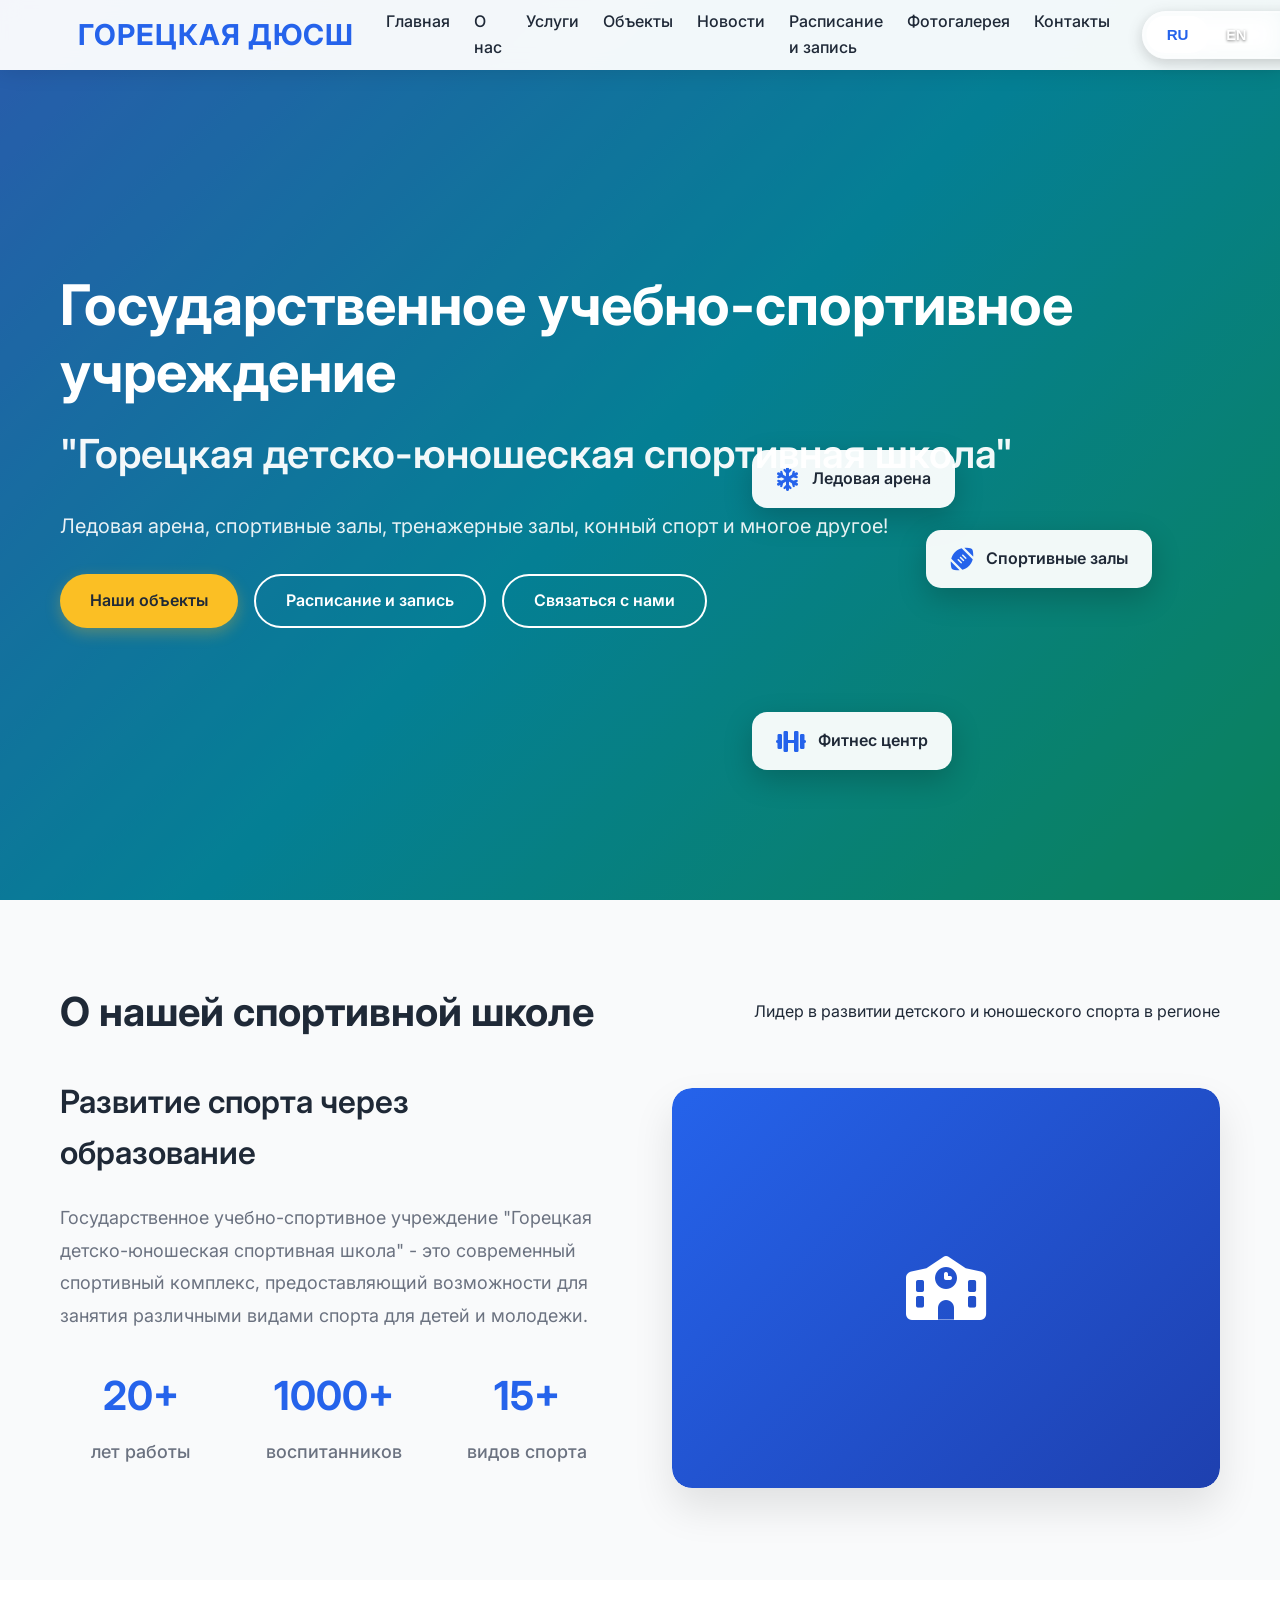
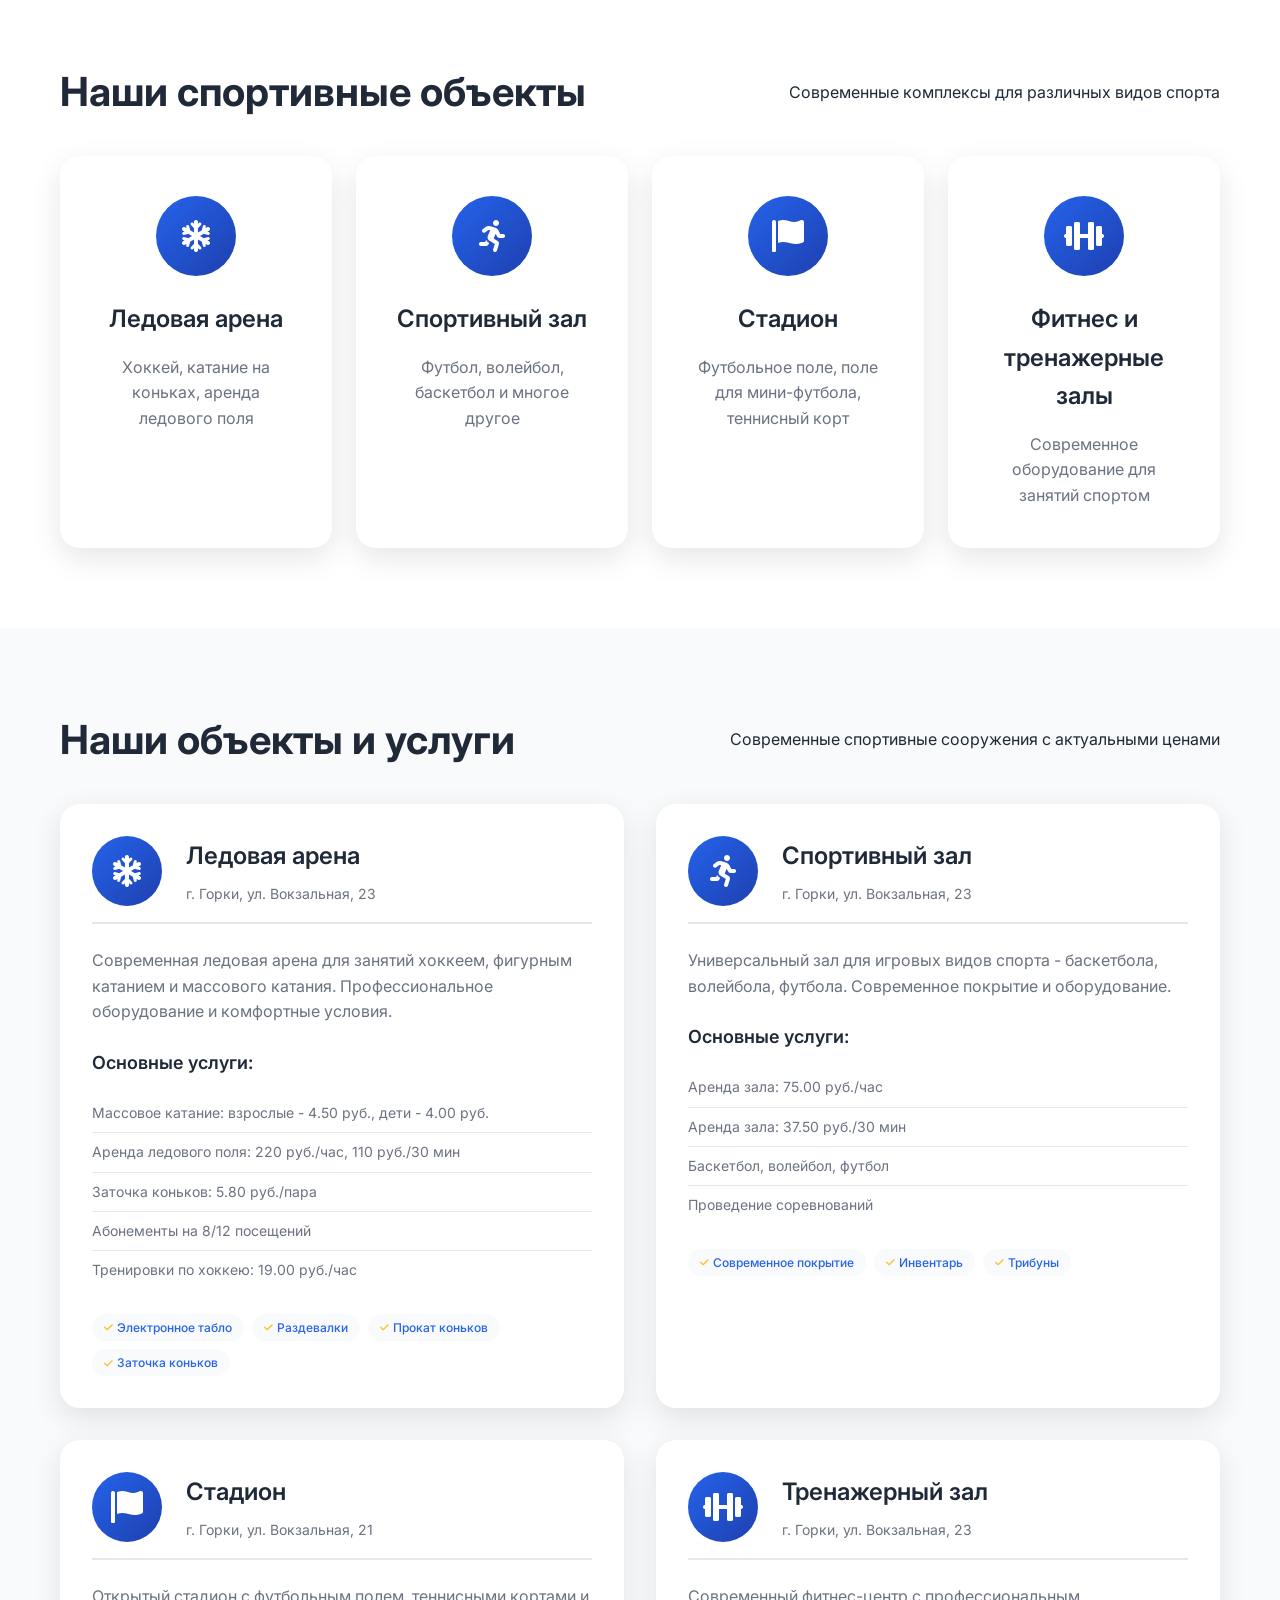
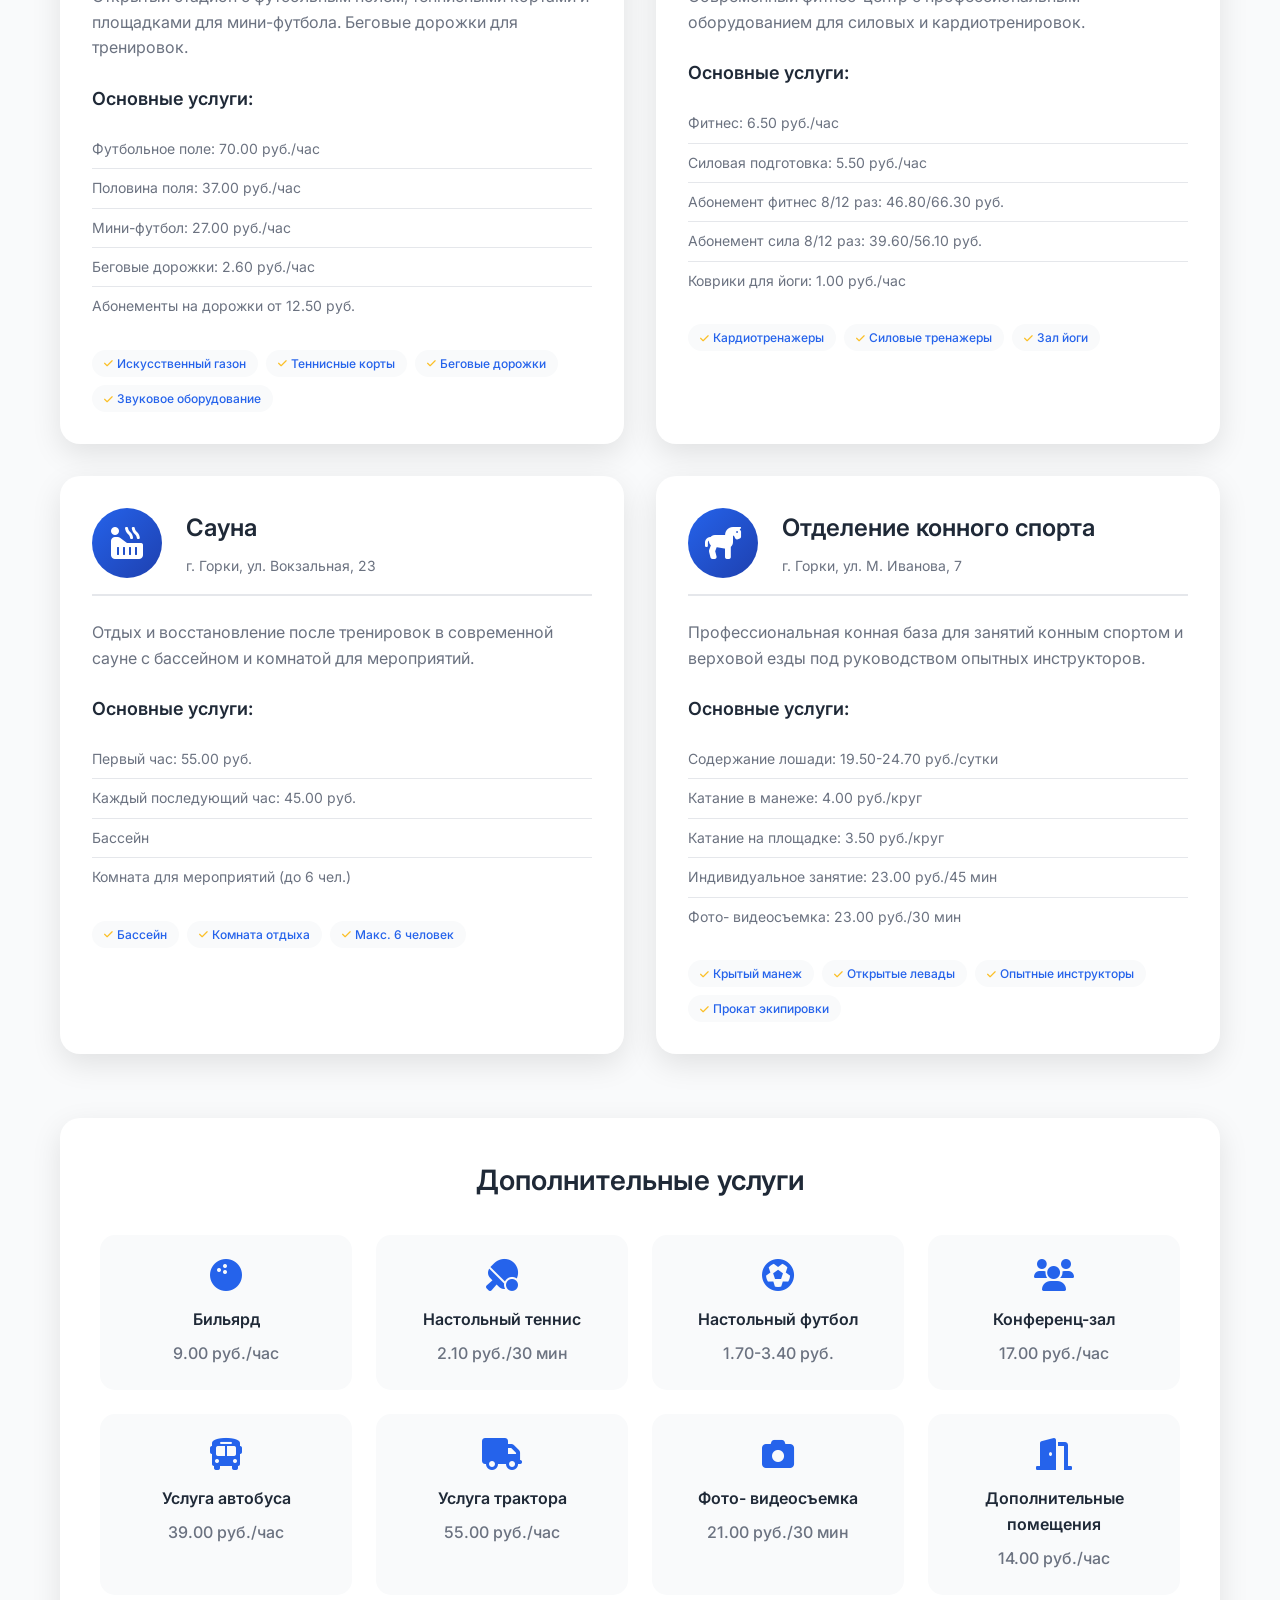
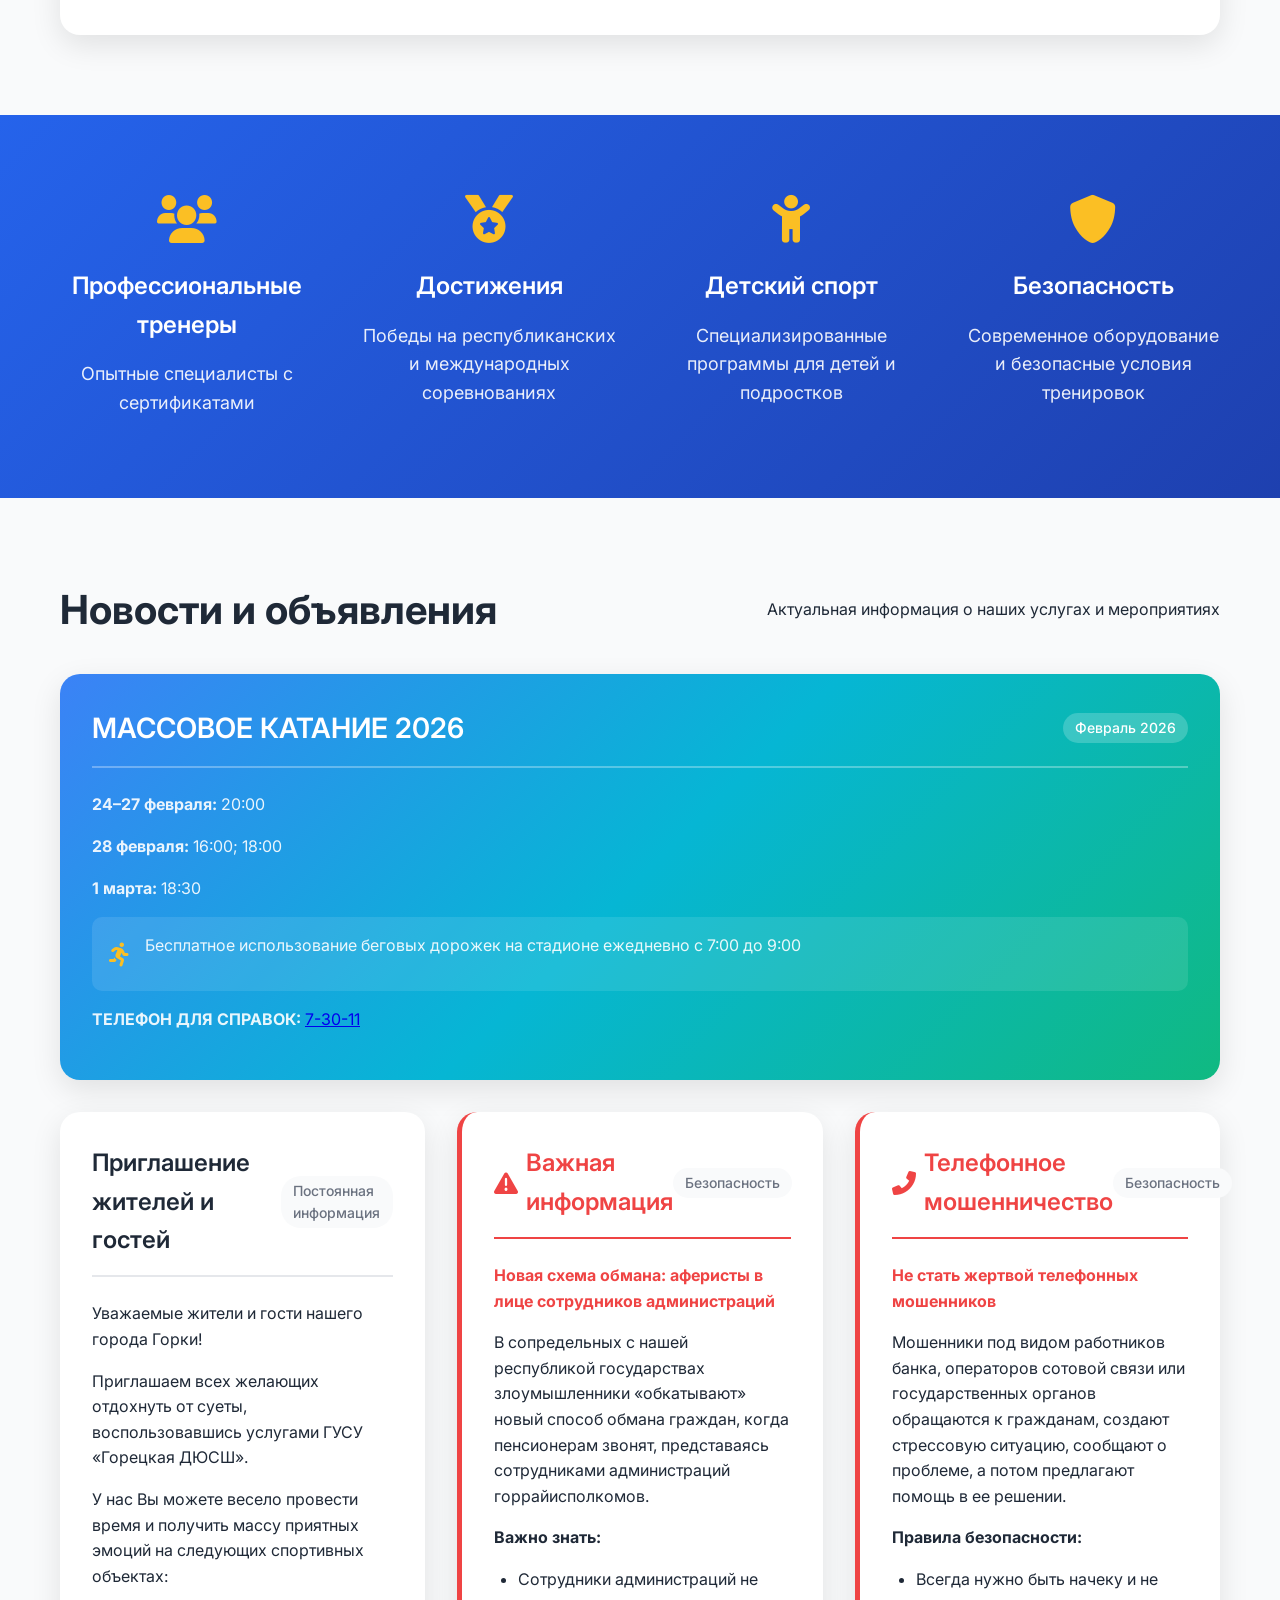
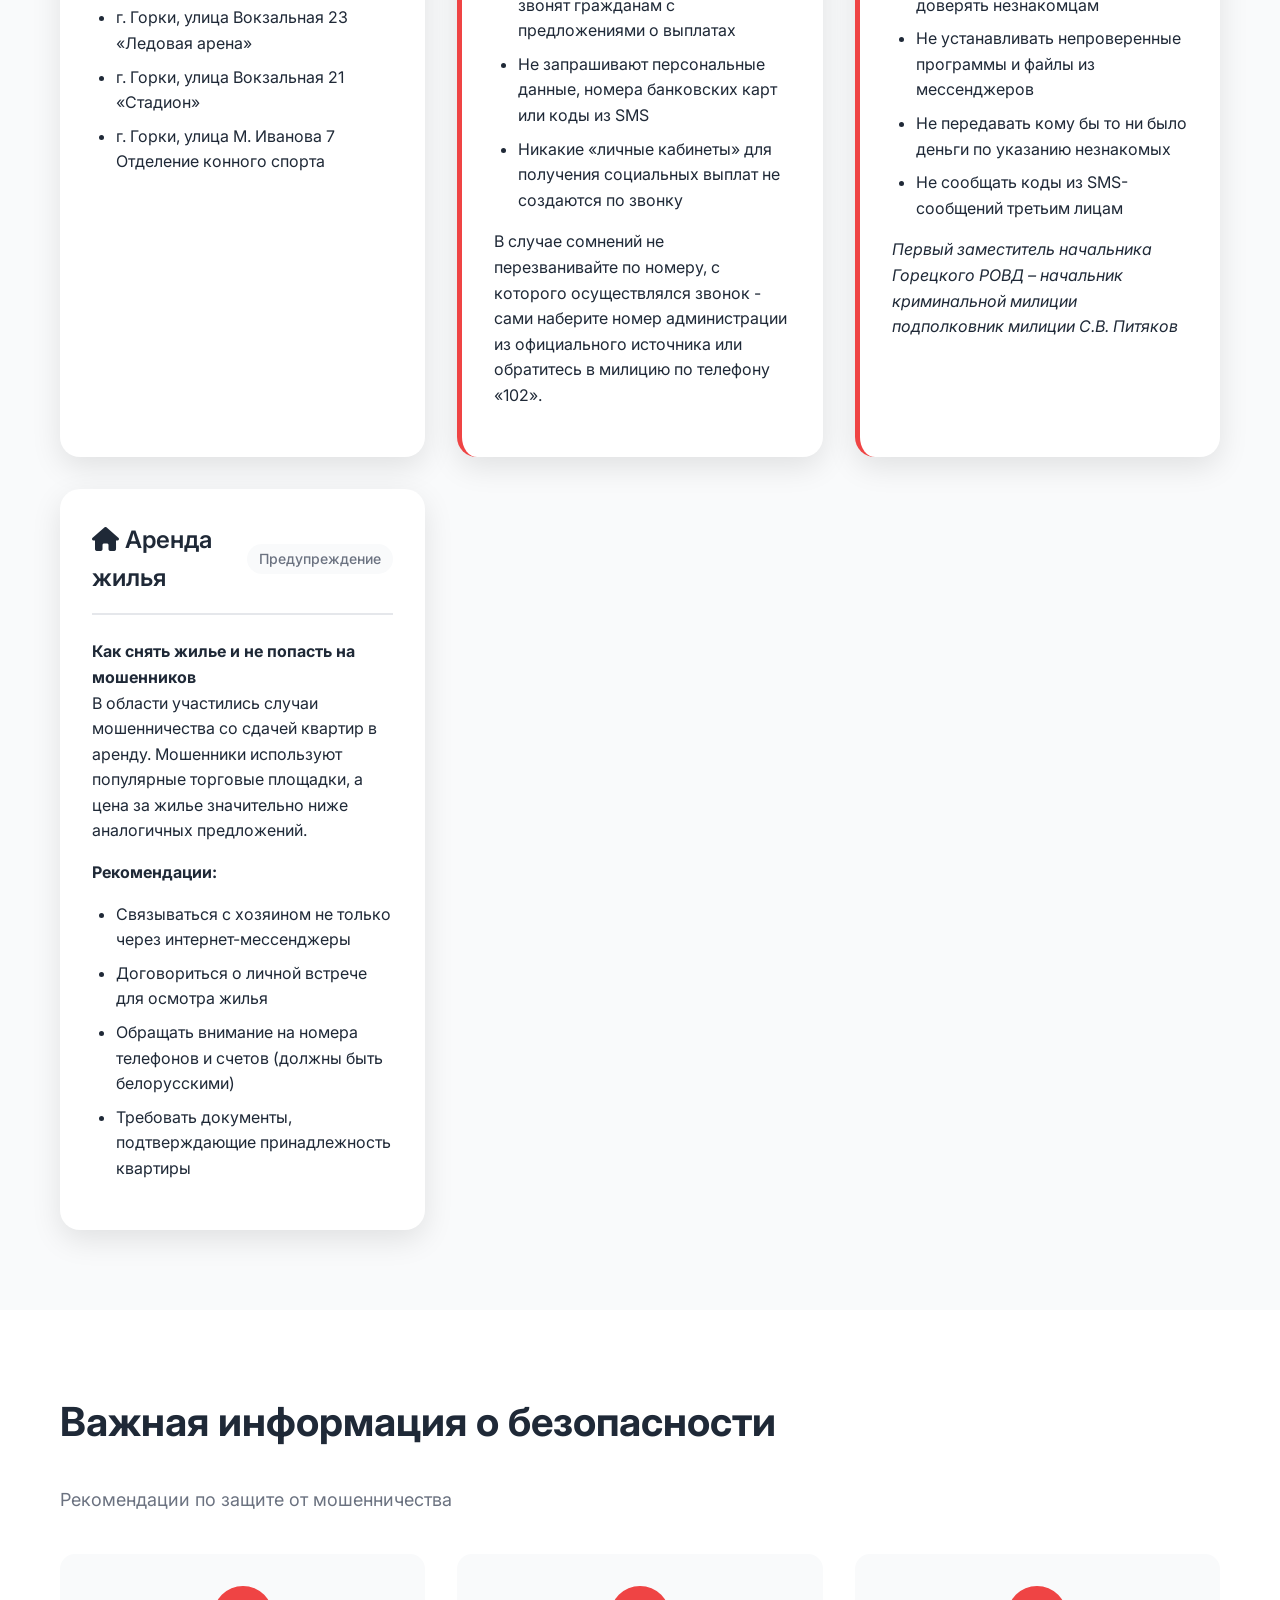
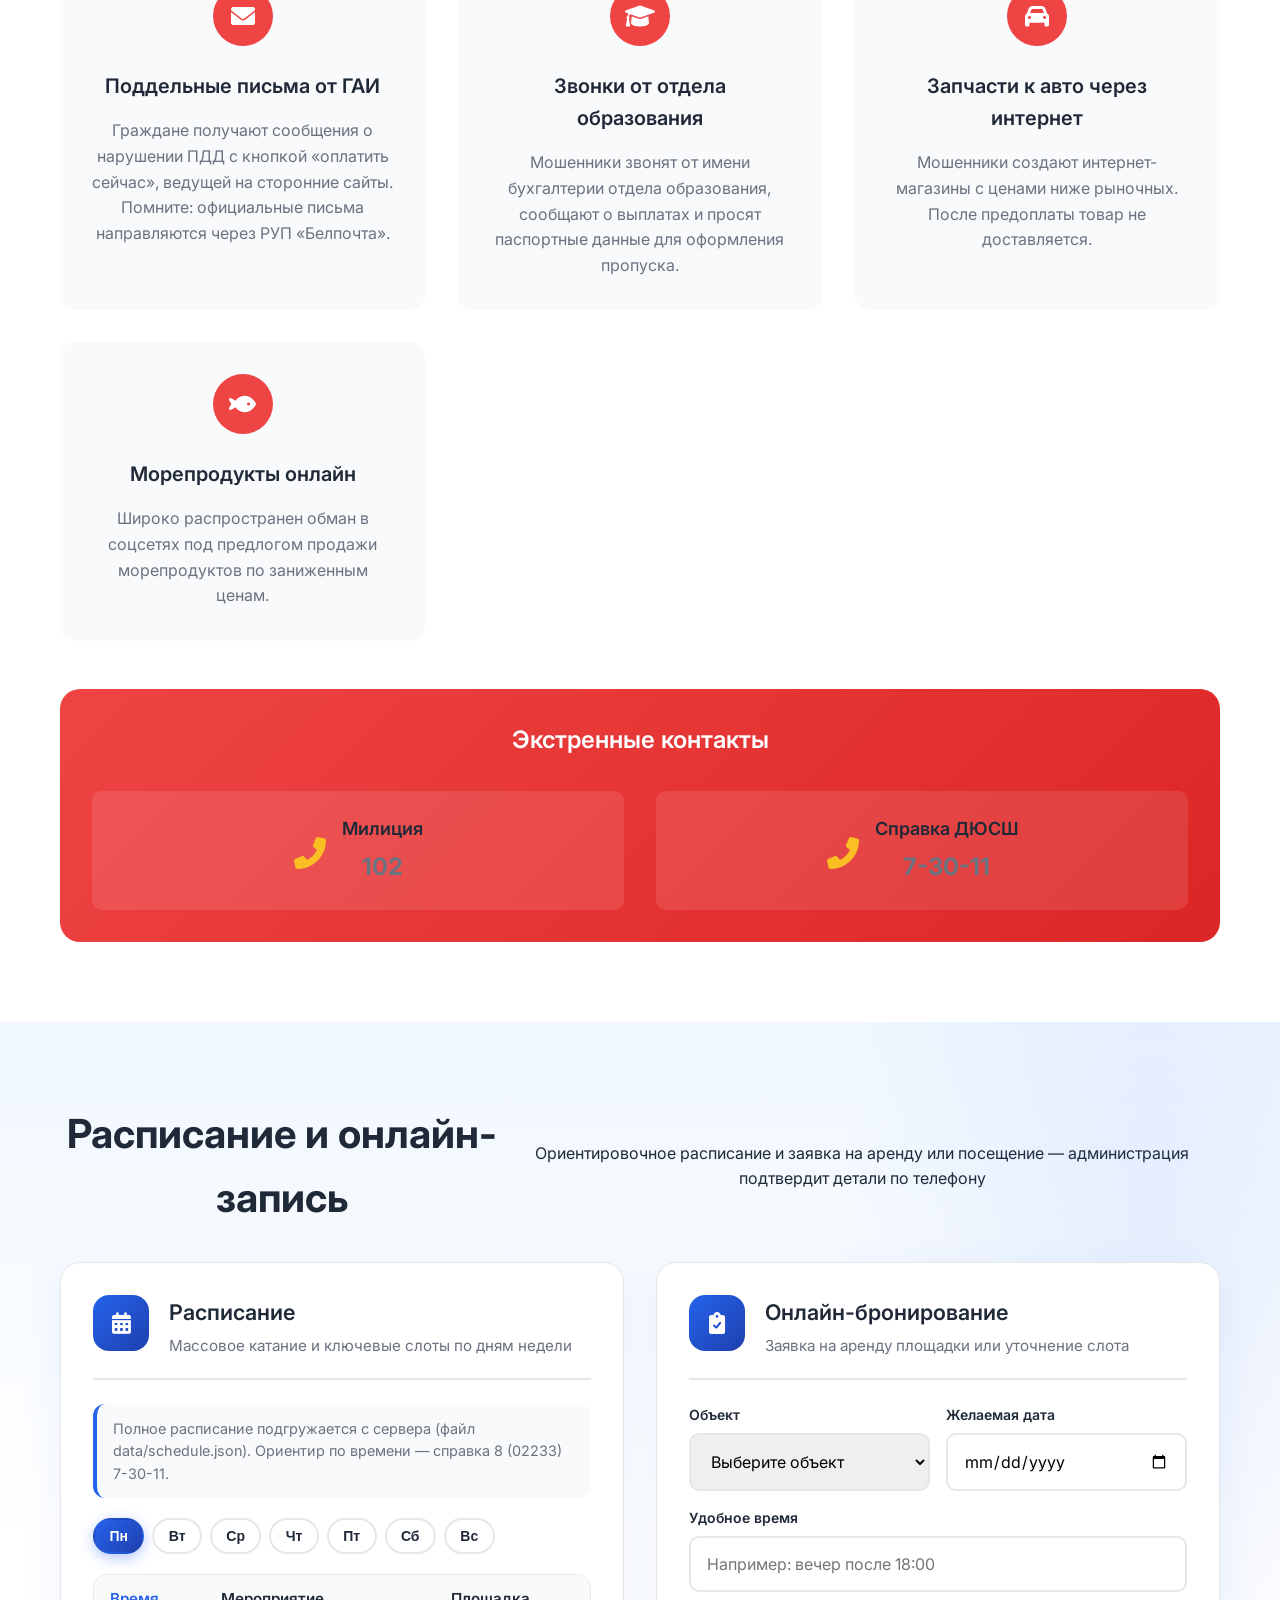
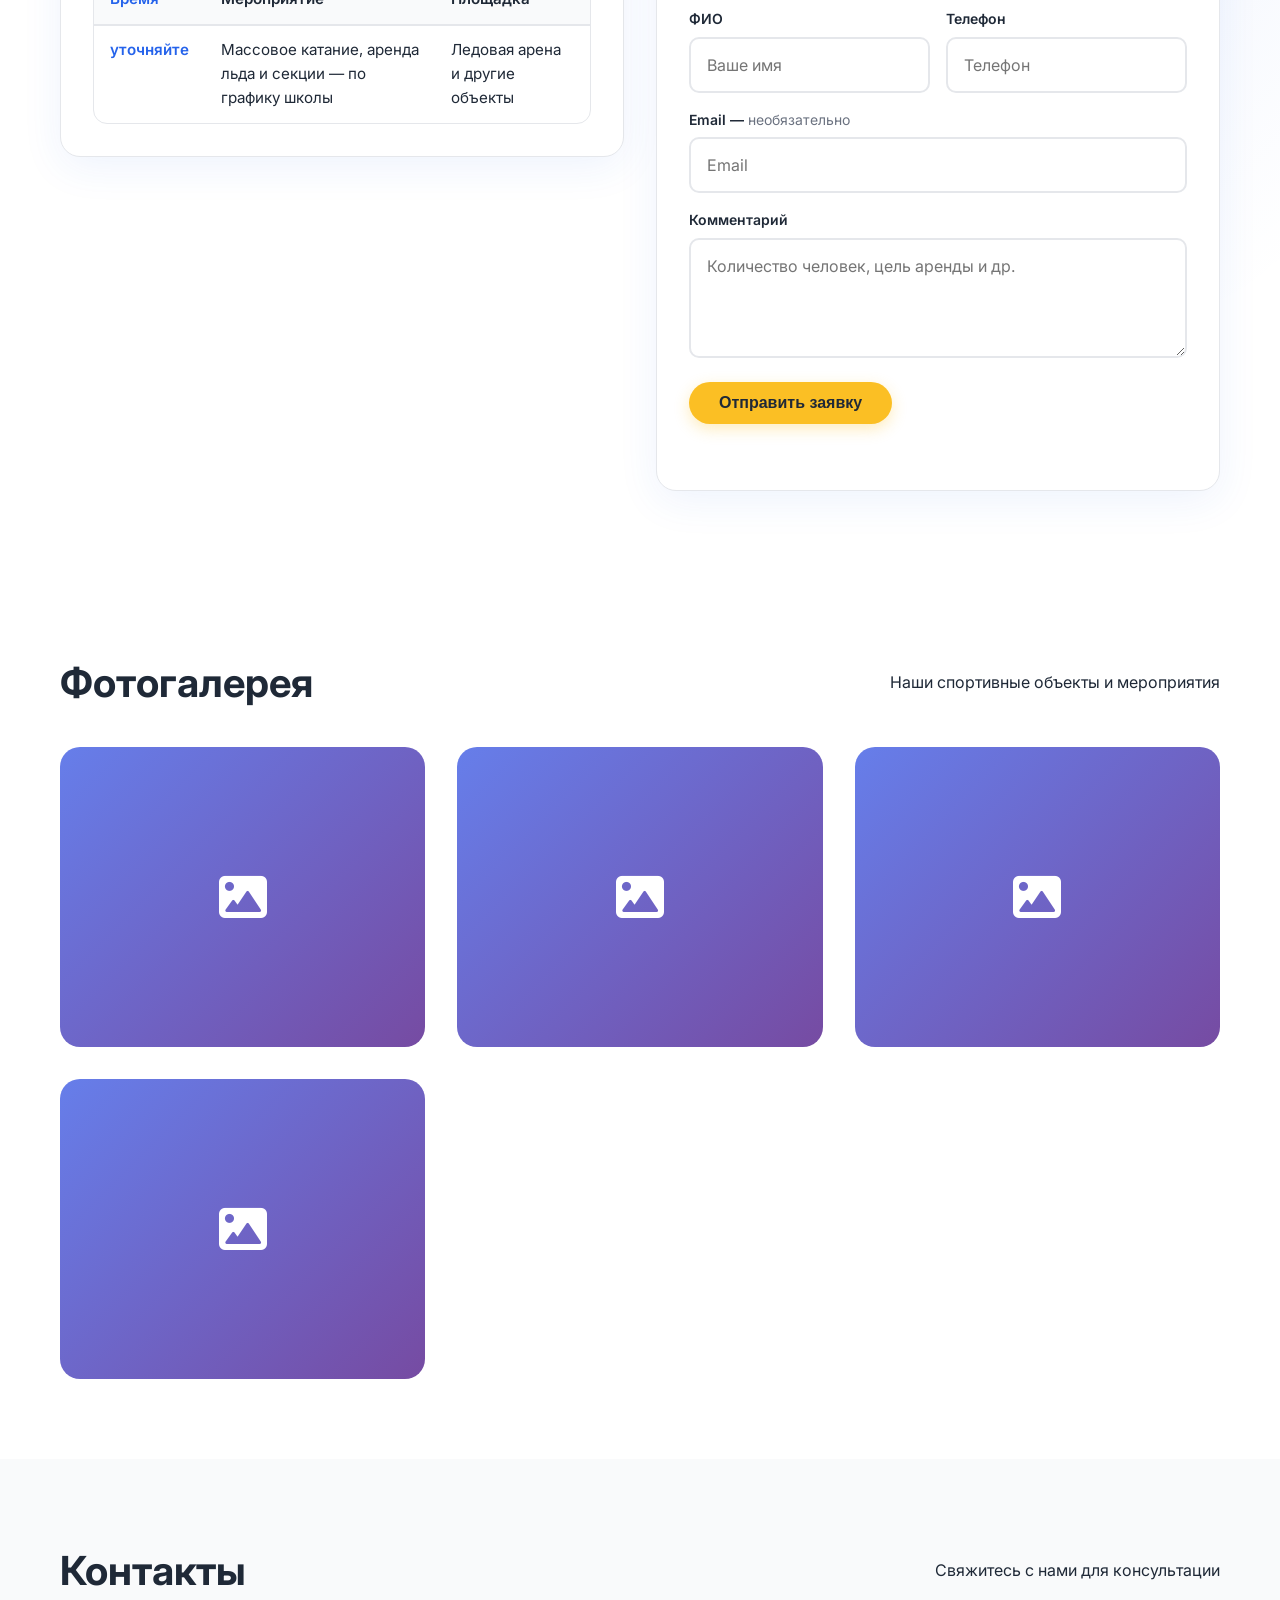
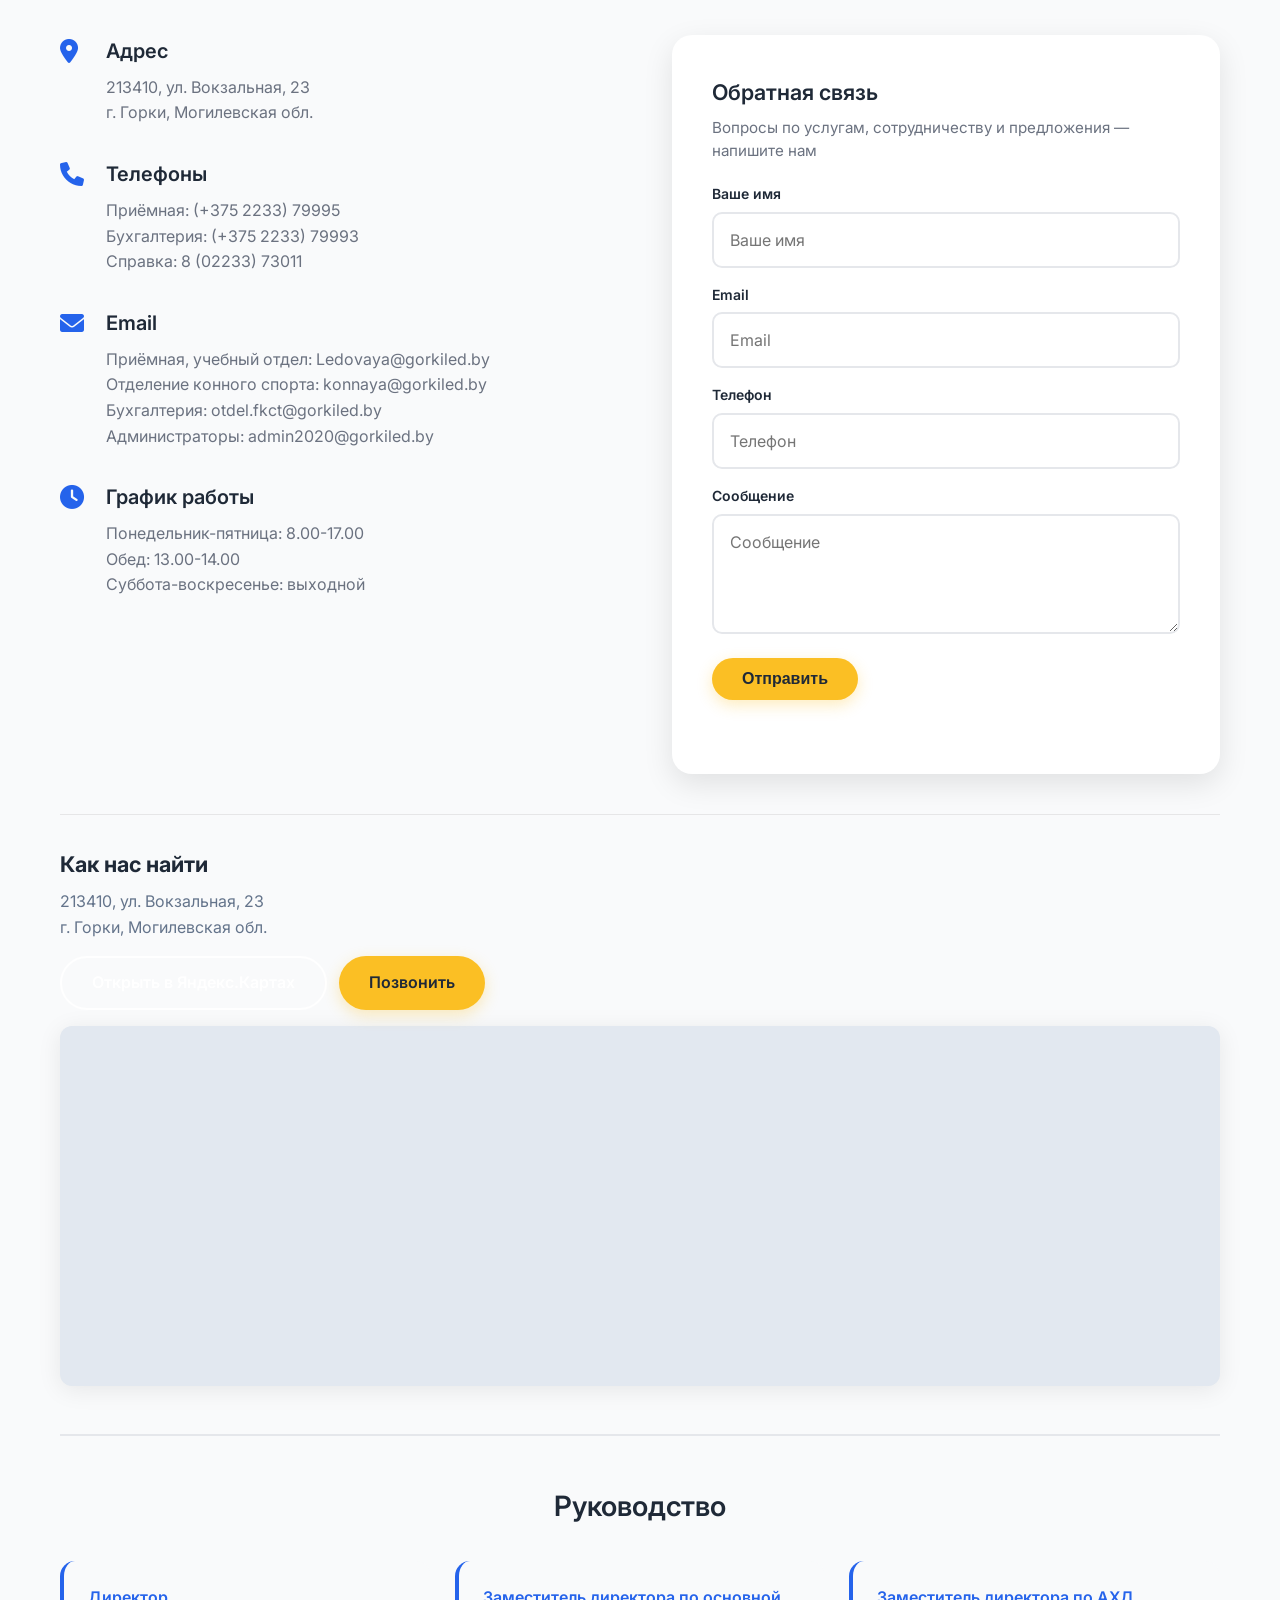
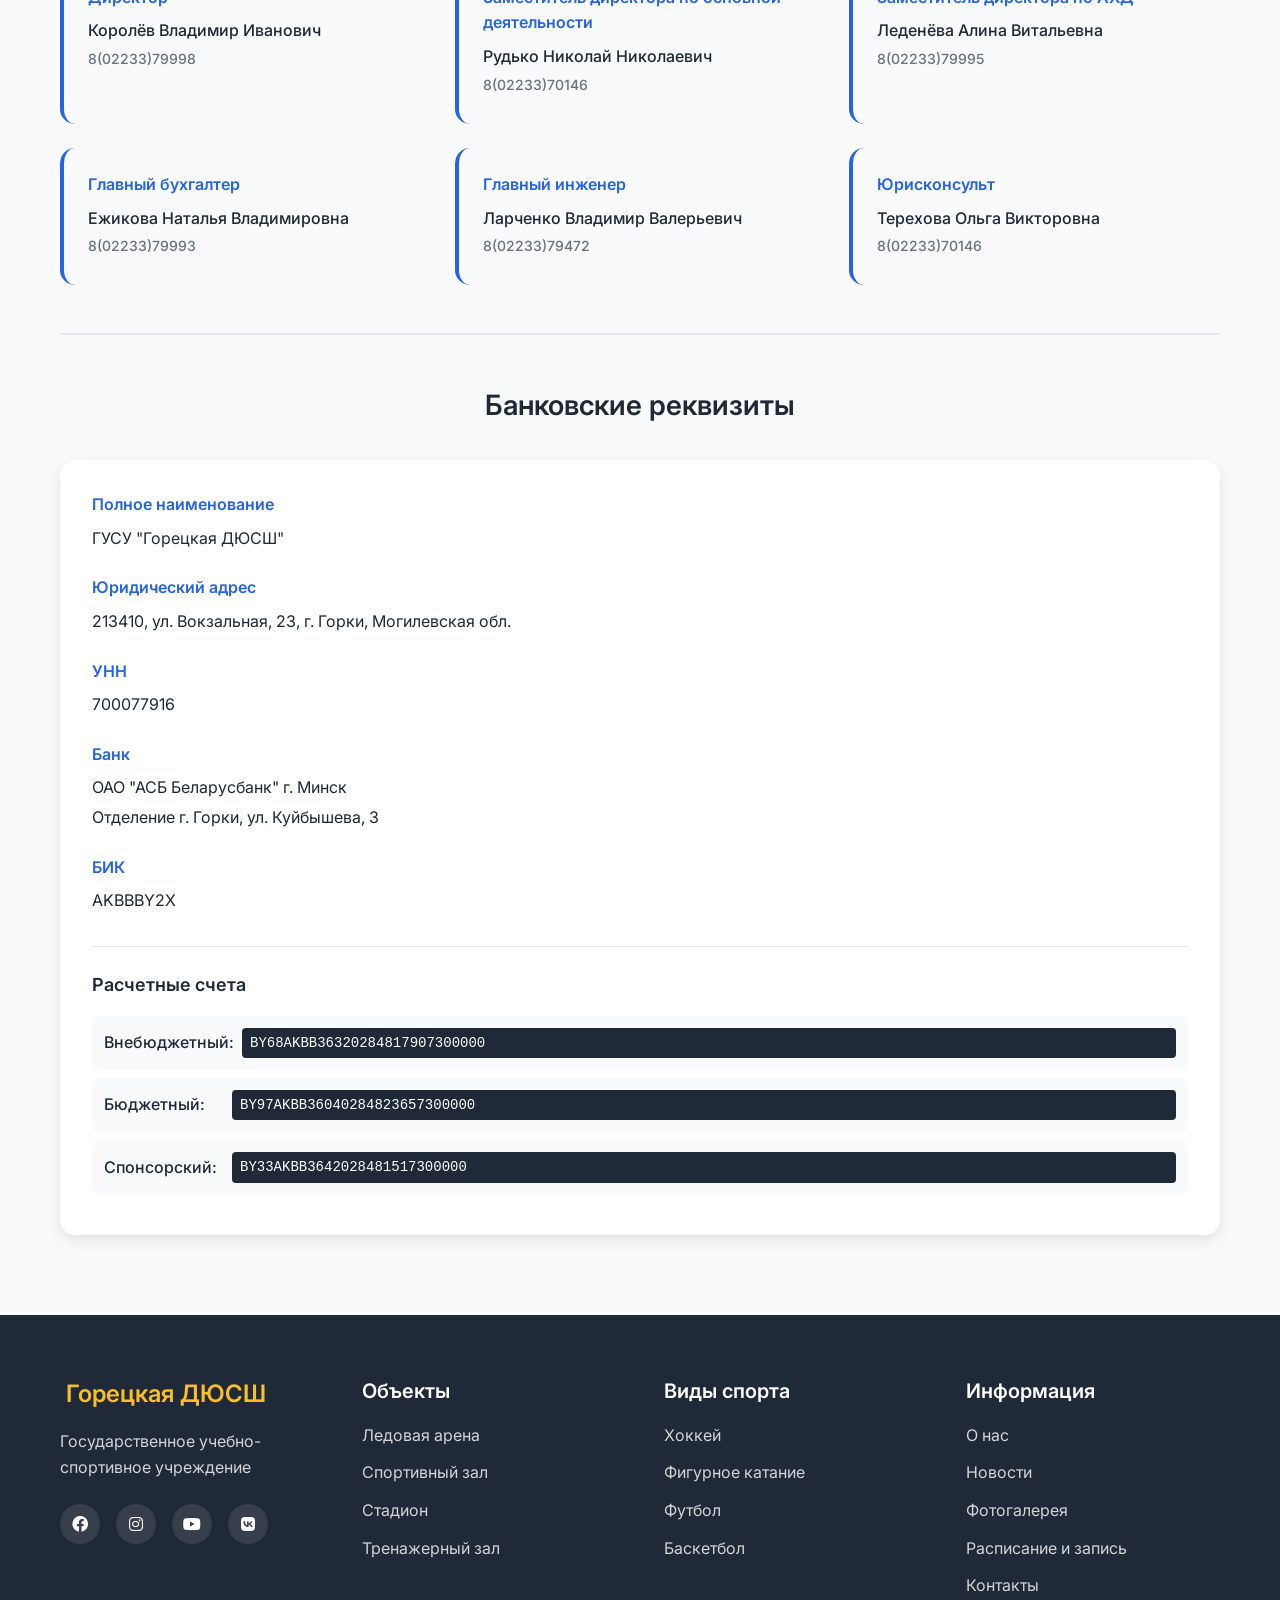
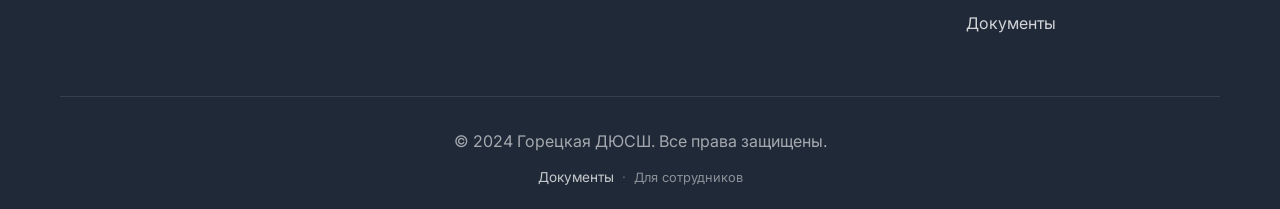
<file: gorki-led-new/index.html>
<!DOCTYPE html>
<html lang="ru">
<head>
    <meta charset="UTF-8">
    <meta name="viewport" content="width=device-width, initial-scale=1.0">
    <title data-translate="page-title">Горецкая ДЮСШ - Ледовая арена и спортивные комплексы</title>
    <meta name="description" data-translate="seo-description" content="Горецкая ДЮСШ: ледовая арена, массовое катание, спортивные залы в Горках. Расписание, цены, онлайн-запись. Справка: 8 (02233) 7-30-11.">
    <meta name="robots" content="index, follow">
    <link rel="canonical" href="https://gorkiled.by/">
    <meta property="og:type" content="website">
    <meta property="og:url" content="https://gorkiled.by/">
    <meta property="og:title" content="Горецкая ДЮСШ — ледовая арена и спортивные комплексы">
    <meta property="og:description" data-translate="seo-description" content="Горецкая ДЮСШ: ледовая арена, массовое катание, спортивные залы в Горках. Расписание, цены, онлайн-запись.">
    <meta property="og:locale" content="ru_BY">
    <script type="application/ld+json">
    {
      "@context": "https://schema.org",
      "@type": "SportsActivityLocation",
      "name": "Горецкая детско-юношеская спортивная школа",
      "alternateName": "Горецкая ДЮСШ",
      "url": "https://gorkiled.by/",
      "telephone": "+375223373011",
      "email": "Ledovaya@gorkiled.by",
      "address": {
        "@type": "PostalAddress",
        "streetAddress": "ул. Вокзальная, 23",
        "addressLocality": "Горки",
        "addressRegion": "Могилевская область",
        "postalCode": "213410",
        "addressCountry": "BY"
      },
      "openingHoursSpecification": [{
        "@type": "OpeningHoursSpecification",
        "dayOfWeek": ["Monday","Tuesday","Wednesday","Thursday","Friday"],
        "opens": "08:00",
        "closes": "17:00"
      }]
    }
    </script>
    <link rel="stylesheet" href="style.css">
    <link href="https://fonts.googleapis.com/css2?family=Inter:wght@300;400;500;600;700&display=swap" rel="stylesheet">
    <link rel="stylesheet" href="https://cdnjs.cloudflare.com/ajax/libs/font-awesome/6.0.0/css/all.min.css">
    <script src="translations.js"></script>
    <script src="translations-content.js"></script>
</head>
<body class="has-mobile-bar">
    <!-- Навигация -->
    <nav class="navbar">
        <div class="nav-container">
            <div class="nav-logo">
                <h2><i class="fas fa-hockey-sticks"></i> <a href="#" class="logo-link" onclick="location.reload(); return false;">ГОРЕЦКАЯ ДЮСШ</a></h2>
            </div>
            <ul class="nav-menu">
                <li><a href="#home" data-translate="nav-home">Главная</a></li>
                <li><a href="#about" data-translate="nav-about">О нас</a></li>
                <li><a href="#services" data-translate="nav-services">Услуги</a></li>
                <li><a href="#facilities" data-translate="nav-facilities">Объекты</a></li>
                <li><a href="#news" data-translate="nav-news">Новости</a></li>
                <li><a href="#visitor" data-translate="nav-visitor">Расписание и запись</a></li>
                <li><a href="#gallery" data-translate="nav-gallery">Фотогалерея</a></li>
                <li><a href="#contacts" data-translate="nav-contacts">Контакты</a></li>
            </ul>
            <div class="nav-controls">
                <div class="language-switcher">
                    <button class="lang-btn active" data-lang="ru">RU</button>
                    <button class="lang-btn" data-lang="en">EN</button>
                    <button class="lang-btn" data-lang="be">BE</button>
                </div>
                <button type="button" class="admin-btn" id="adminNavBtn" onclick="openAdminModal()" data-translate-title="admin-panel-title" title="Административная панель">
                    <i class="fas fa-cog"></i>
                </button>
                <div class="nav-toggle">
                    <span></span>
                    <span></span>
                    <span></span>
                </div>
            </div>
        </div>
    </nav>

    <!-- Главный экран -->
    <section id="home" class="hero">
        <div class="hero-overlay"></div>
        <div class="hero-content">
            <h1 class="hero-title" data-translate="hero-title">Государственное учебно-спортивное учреждение</h1>
            <h2 class="hero-subtitle" data-translate="hero-subtitle">"Горецкая детско-юношеская спортивная школа"</h2>
            <p class="hero-description" data-translate="hero-description">Ледовая арена, спортивные залы, тренажерные залы, конный спорт и многое другое!</p>
            <div class="hero-buttons">
                <a href="#facilities" class="btn btn-primary" data-translate="btn-facilities">Наши объекты</a>
                <a href="#visitor" class="btn btn-secondary" data-translate="btn-booking">Расписание и запись</a>
                <a href="#contacts" class="btn btn-secondary" data-translate="btn-contacts">Связаться с нами</a>
            </div>
        </div>
        <div class="hero-image">
            <div class="floating-card">
                <i class="fas fa-snowflake"></i>
                <span data-translate="hero-card-ice">Ледовая арена</span>
            </div>
            <div class="floating-card floating-card-2">
                <i class="fas fa-football-ball"></i>
                <span data-translate="hero-card-gym">Спортивные залы</span>
            </div>
            <div class="floating-card floating-card-3">
                <i class="fas fa-dumbbell"></i>
                <span data-translate="hero-card-fitness">Фитнес центр</span>
            </div>
        </div>
    </section>

    <!-- О компании -->
    <section id="about" class="about">
        <div class="container">
            <div class="section-header">
                <h2 data-translate="about-heading">О нашей спортивной школе</h2>
                <p data-translate="about-lead">Лидер в развитии детского и юношеского спорта в регионе</p>
            </div>
            <div class="about-grid">
                <div class="about-text">
                    <h3 data-translate="about-h3">Развитие спорта через образование</h3>
                    <p data-translate="about-text">Государственное учебно-спортивное учреждение "Горецкая детско-юношеская спортивная школа" - это современный спортивный комплекс, предоставляющий возможности для занятия различными видами спорта для детей и молодежи.</p>
                    <div class="stats">
                        <div class="stat-item">
                            <h4>20+</h4>
                            <p data-translate="about-stat-years">лет работы</p>
                        </div>
                        <div class="stat-item">
                            <h4>1000+</h4>
                            <p data-translate="about-stat-students">воспитанников</p>
                        </div>
                        <div class="stat-item">
                            <h4>15+</h4>
                            <p data-translate="about-stat-sports">видов спорта</p>
                        </div>
                    </div>
                </div>
                <div class="about-image">
                    <div class="about-slider">
                        <div class="slider-container">
                            <div class="slider-track" id="aboutSliderTrack">
                                <div class="slide">
                                    <div class="image-placeholder">
                                        <i class="fas fa-school"></i>
                                    </div>
                                </div>
                            </div>
                            <button class="slider-btn prev-btn" id="aboutPrevBtn" style="display: none;">
                                <i class="fas fa-chevron-left"></i>
                            </button>
                            <button class="slider-btn next-btn" id="aboutNextBtn" style="display: none;">
                                <i class="fas fa-chevron-right"></i>
                            </button>
                        </div>
                        <div class="slider-dots" id="aboutSliderDots" style="display: none;">
                            <!-- Точки навигации будут добавлены динамически -->
                        </div>
                    </div>
                </div>
            </div>
        </div>
    </section>

    <!-- Услуги -->
    <section id="services" class="services">
        <div class="container">
            <div class="section-header">
                <h2 data-translate="services-heading">Наши спортивные объекты</h2>
                <p data-translate="services-lead">Современные комплексы для различных видов спорта</p>
            </div>
            <div class="services-grid">
                <div class="service-card">
                    <div class="service-icon">
                        <i class="fas fa-snowflake"></i>
                    </div>
                    <h3 data-translate="svc-ice-title">Ледовая арена</h3>
                    <p data-translate="svc-ice-desc">Хоккей, катание на коньках, аренда ледового поля</p>
                </div>
                <div class="service-card">
                    <div class="service-icon">
                        <i class="fas fa-running"></i>
                    </div>
                    <h3 data-translate="svc-gym-title">Спортивный зал</h3>
                    <p data-translate="svc-gym-desc">Футбол, волейбол, баскетбол и многое другое</p>
                </div>
                <div class="service-card">
                    <div class="service-icon">
                        <i class="fas fa-flag"></i>
                    </div>
                    <h3 data-translate="svc-stadium-title">Стадион</h3>
                    <p data-translate="svc-stadium-desc">Футбольное поле, поле для мини-футбола, теннисный корт</p>
                </div>
                <div class="service-card">
                    <div class="service-icon">
                        <i class="fas fa-dumbbell"></i>
                    </div>
                    <h3 data-translate="svc-fitness-title">Фитнес и тренажерные залы</h3>
                    <p data-translate="svc-fitness-desc">Современное оборудование для занятий спортом</p>
                </div>
            </div>
        </div>
    </section>

    <!-- Спортивные объекты с ценами -->
    <section id="facilities" class="facilities">
        <div class="container">
            <div class="section-header">
                <h2 data-translate="facilities-heading">Наши объекты и услуги</h2>
                <p data-translate="facilities-lead">Современные спортивные сооружения с актуальными ценами</p>
            </div>

            <div id="gorkiPricesContainer" class="managed-prices-block" style="display: none;" aria-live="polite"></div>
            
            <div class="facilities-grid">
                <!-- Ледовая арена -->
                <div class="facility-card">
                    <div class="facility-header">
                        <div class="facility-icon">
                            <i class="fas fa-snowflake"></i>
                        </div>
                        <div class="facility-info">
                            <h3 data-translate="fac-ice-title">Ледовая арена</h3>
                            <p data-translate="facility-addr-vokzal23">г. Горки, ул. Вокзальная, 23</p>
                        </div>
                    </div>
                    <div class="facility-description">
                        <p data-translate="fac-ice-desc">Современная ледовая арена для занятий хоккеем, фигурным катанием и массового катания. Профессиональное оборудование и комфортные условия.</p>
                    </div>
                    <div class="facility-services">
                        <h4 data-translate="facility-services-h4">Основные услуги:</h4>
                        <ul>
                            <li data-translate="fac-ice-s1">Массовое катание: взрослые - 4.50 руб., дети - 4.00 руб.</li>
                            <li data-translate="fac-ice-s2">Аренда ледового поля: 220 руб./час, 110 руб./30 мин</li>
                            <li data-translate="fac-ice-s3">Заточка коньков: 5.80 руб./пара</li>
                            <li data-translate="fac-ice-s4">Абонементы на 8/12 посещений</li>
                            <li data-translate="fac-ice-s5">Тренировки по хоккею: 19.00 руб./час</li>
                        </ul>
                    </div>
                    <div class="facility-features">
                        <span class="feature-tag"><i class="fas fa-check"></i> <span data-translate="fac-ice-f1">Электронное табло</span></span>
                        <span class="feature-tag"><i class="fas fa-check"></i> <span data-translate="fac-ice-f2">Раздевалки</span></span>
                        <span class="feature-tag"><i class="fas fa-check"></i> <span data-translate="fac-ice-f3">Прокат коньков</span></span>
                        <span class="feature-tag"><i class="fas fa-check"></i> <span data-translate="fac-ice-f4">Заточка коньков</span></span>
                    </div>
                </div>

                <!-- Спортивный зал -->
                <div class="facility-card">
                    <div class="facility-header">
                        <div class="facility-icon">
                            <i class="fas fa-running"></i>
                        </div>
                        <div class="facility-info">
                            <h3 data-translate="fac-gym-title">Спортивный зал</h3>
                            <p data-translate="facility-addr-vokzal23">г. Горки, ул. Вокзальная, 23</p>
                        </div>
                    </div>
                    <div class="facility-description">
                        <p data-translate="fac-gym-desc">Универсальный зал для игровых видов спорта - баскетбола, волейбола, футбола. Современное покрытие и оборудование.</p>
                    </div>
                    <div class="facility-services">
                        <h4 data-translate="facility-services-h4">Основные услуги:</h4>
                        <ul>
                            <li data-translate="fac-gym-s1">Аренда зала: 75.00 руб./час</li>
                            <li data-translate="fac-gym-s2">Аренда зала: 37.50 руб./30 мин</li>
                            <li data-translate="fac-gym-s3">Баскетбол, волейбол, футбол</li>
                            <li data-translate="fac-gym-s4">Проведение соревнований</li>
                        </ul>
                    </div>
                    <div class="facility-features">
                        <span class="feature-tag"><i class="fas fa-check"></i> <span data-translate="fac-gym-f1">Современное покрытие</span></span>
                        <span class="feature-tag"><i class="fas fa-check"></i> <span data-translate="fac-gym-f2">Инвентарь</span></span>
                        <span class="feature-tag"><i class="fas fa-check"></i> <span data-translate="fac-gym-f3">Трибуны</span></span>
                    </div>
                </div>

                <!-- Стадион -->
                <div class="facility-card">
                    <div class="facility-header">
                        <div class="facility-icon">
                            <i class="fas fa-flag"></i>
                        </div>
                        <div class="facility-info">
                            <h3 data-translate="fac-stad-title">Стадион</h3>
                            <p data-translate="facility-addr-vokzal21">г. Горки, ул. Вокзальная, 21</p>
                        </div>
                    </div>
                    <div class="facility-description">
                        <p data-translate="fac-stad-desc">Открытый стадион с футбольным полем, теннисными кортами и площадками для мини-футбола. Беговые дорожки для тренировок.</p>
                    </div>
                    <div class="facility-services">
                        <h4 data-translate="facility-services-h4">Основные услуги:</h4>
                        <ul>
                            <li data-translate="fac-stad-s1">Футбольное поле: 70.00 руб./час</li>
                            <li data-translate="fac-stad-s2">Половина поля: 37.00 руб./час</li>
                            <li data-translate="fac-stad-s3">Мини-футбол: 27.00 руб./час</li>
                            <li data-translate="fac-stad-s4">Беговые дорожки: 2.60 руб./час</li>
                            <li data-translate="fac-stad-s5">Абонементы на дорожки от 12.50 руб.</li>
                        </ul>
                    </div>
                    <div class="facility-features">
                        <span class="feature-tag"><i class="fas fa-check"></i> <span data-translate="fac-stad-f1">Искусственный газон</span></span>
                        <span class="feature-tag"><i class="fas fa-check"></i> <span data-translate="fac-stad-f2">Теннисные корты</span></span>
                        <span class="feature-tag"><i class="fas fa-check"></i> <span data-translate="fac-stad-f3">Беговые дорожки</span></span>
                        <span class="feature-tag"><i class="fas fa-check"></i> <span data-translate="fac-stad-f4">Звуковое оборудование</span></span>
                    </div>
                </div>

                <!-- Тренажерный зал -->
                <div class="facility-card">
                    <div class="facility-header">
                        <div class="facility-icon">
                            <i class="fas fa-dumbbell"></i>
                        </div>
                        <div class="facility-info">
                            <h3 data-translate="fac-fit-title">Тренажерный зал</h3>
                            <p data-translate="facility-addr-vokzal23">г. Горки, ул. Вокзальная, 23</p>
                        </div>
                    </div>
                    <div class="facility-description">
                        <p data-translate="fac-fit-desc">Современный фитнес-центр с профессиональным оборудованием для силовых и кардиотренировок.</p>
                    </div>
                    <div class="facility-services">
                        <h4 data-translate="facility-services-h4">Основные услуги:</h4>
                        <ul>
                            <li data-translate="fac-fit-s1">Фитнес: 6.50 руб./час</li>
                            <li data-translate="fac-fit-s2">Силовая подготовка: 5.50 руб./час</li>
                            <li data-translate="fac-fit-s3">Абонемент фитнес 8/12 раз: 46.80/66.30 руб.</li>
                            <li data-translate="fac-fit-s4">Абонемент сила 8/12 раз: 39.60/56.10 руб.</li>
                            <li data-translate="fac-fit-s5">Коврики для йоги: 1.00 руб./час</li>
                        </ul>
                    </div>
                    <div class="facility-features">
                        <span class="feature-tag"><i class="fas fa-check"></i> <span data-translate="fac-fit-f1">Кардиотренажеры</span></span>
                        <span class="feature-tag"><i class="fas fa-check"></i> <span data-translate="fac-fit-f2">Силовые тренажеры</span></span>
                        <span class="feature-tag"><i class="fas fa-check"></i> <span data-translate="fac-fit-f3">Зал йоги</span></span>
                    </div>
                </div>

                <!-- Сауна -->
                <div class="facility-card">
                    <div class="facility-header">
                        <div class="facility-icon">
                            <i class="fas fa-hot-tub"></i>
                        </div>
                        <div class="facility-info">
                            <h3 data-translate="fac-sauna-title">Сауна</h3>
                            <p data-translate="facility-addr-vokzal23">г. Горки, ул. Вокзальная, 23</p>
                        </div>
                    </div>
                    <div class="facility-description">
                        <p data-translate="fac-sauna-desc">Отдых и восстановление после тренировок в современной сауне с бассейном и комнатой для мероприятий.</p>
                    </div>
                    <div class="facility-services">
                        <h4 data-translate="facility-services-h4">Основные услуги:</h4>
                        <ul>
                            <li data-translate="fac-sauna-s1">Первый час: 55.00 руб.</li>
                            <li data-translate="fac-sauna-s2">Каждый последующий час: 45.00 руб.</li>
                            <li data-translate="fac-sauna-s3">Бассейн</li>
                            <li data-translate="fac-sauna-s4">Комната для мероприятий (до 6 чел.)</li>
                        </ul>
                    </div>
                    <div class="facility-features">
                        <span class="feature-tag"><i class="fas fa-check"></i> <span data-translate="fac-sauna-f1">Бассейн</span></span>
                        <span class="feature-tag"><i class="fas fa-check"></i> <span data-translate="fac-sauna-f2">Комната отдыха</span></span>
                        <span class="feature-tag"><i class="fas fa-check"></i> <span data-translate="fac-sauna-f3">Макс. 6 человек</span></span>
                    </div>
                </div>

                <!-- Конный спорт -->
                <div class="facility-card">
                    <div class="facility-header">
                        <div class="facility-icon">
                            <i class="fas fa-horse"></i>
                        </div>
                        <div class="facility-info">
                            <h3 data-translate="fac-horse-title">Отделение конного спорта</h3>
                            <p data-translate="facility-addr-ivanova7">г. Горки, ул. М. Иванова, 7</p>
                        </div>
                    </div>
                    <div class="facility-description">
                        <p data-translate="fac-horse-desc">Профессиональная конная база для занятий конным спортом и верховой ездой под руководством опытных инструкторов.</p>
                    </div>
                    <div class="facility-services">
                        <h4 data-translate="facility-services-h4">Основные услуги:</h4>
                        <ul>
                            <li data-translate="fac-horse-s1">Содержание лошади: 19.50-24.70 руб./сутки</li>
                            <li data-translate="fac-horse-s2">Катание в манеже: 4.00 руб./круг</li>
                            <li data-translate="fac-horse-s3">Катание на площадке: 3.50 руб./круг</li>
                            <li data-translate="fac-horse-s4">Индивидуальное занятие: 23.00 руб./45 мин</li>
                            <li data-translate="fac-horse-s5">Фото- видеосъемка: 23.00 руб./30 мин</li>
                        </ul>
                    </div>
                    <div class="facility-features">
                        <span class="feature-tag"><i class="fas fa-check"></i> <span data-translate="fac-horse-f1">Крытый манеж</span></span>
                        <span class="feature-tag"><i class="fas fa-check"></i> <span data-translate="fac-horse-f2">Открытые левады</span></span>
                        <span class="feature-tag"><i class="fas fa-check"></i> <span data-translate="fac-horse-f3">Опытные инструкторы</span></span>
                        <span class="feature-tag"><i class="fas fa-check"></i> <span data-translate="fac-horse-f4">Прокат экипировки</span></span>
                    </div>
                </div>
            </div>

            <!-- Дополнительные услуги -->
            <div id="additional-services" class="additional-services">
                <h3 data-translate="add-svc-title">Дополнительные услуги</h3>
                <div class="services-grid">
                    <div class="service-item">
                        <i class="fas fa-bowling-ball"></i>
                        <h4 data-translate="add-billiard">Бильярд</h4>
                        <p data-translate="add-billiard-price">9.00 руб./час</p>
                    </div>
                    <div class="service-item">
                        <i class="fas fa-table-tennis"></i>
                        <h4 data-translate="add-tt">Настольный теннис</h4>
                        <p data-translate="add-tt-price">2.10 руб./30 мин</p>
                    </div>
                    <div class="service-item">
                        <i class="fas fa-futbol"></i>
                        <h4 data-translate="add-foosball">Настольный футбол</h4>
                        <p data-translate="add-foosball-price">1.70-3.40 руб.</p>
                    </div>
                    <div class="service-item">
                        <i class="fas fa-users"></i>
                        <h4 data-translate="add-conf">Конференц-зал</h4>
                        <p data-translate="add-conf-price">17.00 руб./час</p>
                    </div>
                    <div class="service-item">
                        <i class="fas fa-bus"></i>
                        <h4 data-translate="add-bus">Услуга автобуса</h4>
                        <p data-translate="add-bus-price">39.00 руб./час</p>
                    </div>
                    <div class="service-item">
                        <i class="fas fa-truck"></i>
                        <h4 data-translate="add-tractor">Услуга трактора</h4>
                        <p data-translate="add-tractor-price">55.00 руб./час</p>
                    </div>
                    <div class="service-item">
                        <i class="fas fa-camera"></i>
                        <h4 data-translate="add-photo">Фото- видеосъемка</h4>
                        <p data-translate="add-photo-price">21.00 руб./30 мин</p>
                    </div>
                    <div class="service-item">
                        <i class="fas fa-door-open"></i>
                        <h4 data-translate="add-rooms">Дополнительные помещения</h4>
                        <p data-translate="add-rooms-price">14.00 руб./час</p>
                    </div>
                </div>
            </div>
        </div>
    </section>

    <!-- Преимущества -->
    <section class="advantages">
        <div class="container">
            <div class="advantages-grid">
                <div class="advantage-item">
                    <i class="fas fa-users"></i>
                    <h3 data-translate="adv-coaches">Профессиональные тренеры</h3>
                    <p data-translate="adv-coaches-desc">Опытные специалисты с сертификатами</p>
                </div>
                <div class="advantage-item">
                    <i class="fas fa-medal"></i>
                    <h3 data-translate="adv-achieve">Достижения</h3>
                    <p data-translate="adv-achieve-desc">Победы на республиканских и международных соревнованиях</p>
                </div>
                <div class="advantage-item">
                    <i class="fas fa-child"></i>
                    <h3 data-translate="adv-kids">Детский спорт</h3>
                    <p data-translate="adv-kids-desc">Специализированные программы для детей и подростков</p>
                </div>
                <div class="advantage-item">
                    <i class="fas fa-shield-alt"></i>
                    <h3 data-translate="adv-safety">Безопасность</h3>
                    <p data-translate="adv-safety-desc">Современное оборудование и безопасные условия тренировок</p>
                </div>
            </div>
        </div>
    </section>

    <!-- Новости и объявления -->
    <section id="news" class="news">
        <div class="container">
            <div class="section-header">
                <h2 data-translate="news-heading">Новости и объявления</h2>
                <p data-translate="news-lead">Актуальная информация о наших услугах и мероприятиях</p>
            </div>
            
            <div class="news-grid">
                <div class="news-card featured" id="featuredNewsCard">
                    <div class="news-header">
                        <h3 id="featuredNewsTitle" data-translate="news1-title">МАССОВОЕ КАТАНИЕ 2026</h3>
                        <span class="news-date" id="featuredNewsDate" data-translate="news1-date">Февраль 2026</span>
                    </div>
                    <div class="news-content" id="featuredNewsBody">
                        <p data-translate="news1-p1"><strong>24-27 ФЕВРАЛЯ:</strong> 20.00</p>
                        <p data-translate="news1-p2"><strong>28 ФЕВРАЛЯ:</strong> 16.00; 18.00</p>
                        <p data-translate="news1-p3"><strong>1 МАРТА:</strong> 18.30</p>
                        <div class="news-highlight" id="featuredNewsHighlight">
                            <i class="fas fa-running"></i>
                            <p data-translate="news1-highlight">Бесплатное использование беговых дорожек на стадионе ежедневно с 7:00 до 9:00</p>
                        </div>
                        <p id="featuredNewsPhone"><strong data-translate="featured-phone-label">ТЕЛЕФОН ДЛЯ СПРАВОК:</strong> <a href="tel:+375223373011">7-30-11</a></p>
                    </div>
                </div>
                
                <div class="news-card">
                    <div class="news-header">
                        <h3 data-translate="news2-title">Приглашение жителей и гостей</h3>
                        <span class="news-date" data-translate="news2-date">Постоянная информация</span>
                    </div>
                    <div class="news-content">
                        <p data-translate="news2-p1">Уважаемые жители и гости нашего города Горки!</p>
                        <p data-translate="news2-p2">Приглашаем всех желающих отдохнуть от суеты, воспользовавшись услугами ГУСУ «Горецкая ДЮСШ».</p>
                        <p data-translate="news2-p3">У нас Вы можете весело провести время и получить массу приятных эмоций на следующих спортивных объектах:</p>
                        <ul>
                            <li data-translate="news2-li1">г. Горки, улица Вокзальная 23 «Ледовая арена»</li>
                            <li data-translate="news2-li2">г. Горки, улица Вокзальная 21 «Стадион»</li>
                            <li data-translate="news2-li3">г. Горки, улица М. Иванова 7 Отделение конного спорта</li>
                        </ul>
                    </div>
                </div>
                
                <div class="news-card warning">
                    <div class="news-header">
                        <h3 data-translate-html="news3-title"><i class="fas fa-exclamation-triangle"></i> Важная информация</h3>
                        <span class="news-date" data-translate="news3-date">Безопасность</span>
                    </div>
                    <div class="news-content">
                        <h4 data-translate="news3-h4">Новая схема обмана: аферисты в лице сотрудников администраций</h4>
                        <p data-translate="news3-p1">В сопредельных с нашей республикой государствах злоумышленники «обкатывают» новый способ обмана граждан, когда пенсионерам звонят, представаясь сотрудниками администраций горрайисполкомов.</p>
                        <p><strong data-translate="news3-know">Важно знать:</strong></p>
                        <ul>
                            <li data-translate="news3-li1">Сотрудники администраций не звонят гражданам с предложениями о выплатах</li>
                            <li data-translate="news3-li2">Не запрашивают персональные данные, номера банковских карт или коды из SMS</li>
                            <li data-translate="news3-li3">Никакие «личные кабинеты» для получения социальных выплат не создаются по звонку</li>
                        </ul>
                        <p data-translate="news3-p2">В случае сомнений не перезванивайте по номеру, с которого осуществлялся звонок - сами наберите номер администрации из официального источника или обратитесь в милицию по телефону «102».</p>
                    </div>
                </div>
                
                <div class="news-card warning">
                    <div class="news-header">
                        <h3 data-translate-html="news4-title"><i class="fas fa-phone-alt"></i> Телефонное мошенничество</h3>
                        <span class="news-date" data-translate="news4-date">Безопасность</span>
                    </div>
                    <div class="news-content">
                        <h4 data-translate="news4-h4">Не стать жертвой телефонных мошенников</h4>
                        <p data-translate="news4-p1">Мошенники под видом работников банка, операторов сотовой связи или государственных органов обращаются к гражданам, создают стрессовую ситуацию, сообщают о проблеме, а потом предлагают помощь в ее решении.</p>
                        <p><strong data-translate="news4-rules">Правила безопасности:</strong></p>
                        <ul>
                            <li data-translate="news4-li1">Всегда нужно быть начеку и не доверять незнакомцам</li>
                            <li data-translate="news4-li2">Не устанавливать непроверенные программы и файлы из мессенджеров</li>
                            <li data-translate="news4-li3">Не передавать кому бы то ни было деньги по указанию незнакомых</li>
                            <li data-translate="news4-li4">Не сообщать коды из SMS-сообщений третьим лицам</li>
                        </ul>
                        <p><em data-translate="news4-sig">Первый заместитель начальника Горецкого РОВД – начальник криминальной милиции подполковник милиции С.В. Питяков</em></p>
                    </div>
                </div>
                
                <div class="news-card">
                    <div class="news-header">
                        <h3 data-translate-html="news5-title"><i class="fas fa-home"></i> Аренда жилья</h3>
                        <span class="news-date" data-translate="news5-date">Предупреждение</span>
                    </div>
                    <div class="news-content">
                        <h4 data-translate="news5-h4">Как снять жилье и не попасть на мошенников</h4>
                        <p data-translate="news5-p1">В области участились случаи мошенничества со сдачей квартир в аренду. Мошенники используют популярные торговые площадки, а цена за жилье значительно ниже аналогичных предложений.</p>
                        <p><strong data-translate="news5-rec">Рекомендации:</strong></p>
                        <ul>
                            <li data-translate="news5-li1">Связываться с хозяином не только через интернет-мессенджеры</li>
                            <li data-translate="news5-li2">Договориться о личной встрече для осмотра жилья</li>
                            <li data-translate="news5-li3">Обращать внимание на номера телефонов и счетов (должны быть белорусскими)</li>
                            <li data-translate="news5-li4">Требовать документы, подтверждающие принадлежность квартиры</li>
                        </ul>
                    </div>
                </div>
            </div>
        </div>
    </section>

    <!-- Дополнительная информация -->
    <section id="safety" class="safety-info">
        <div class="container">
            <div class="section-header">
                <h2 data-translate="safety-heading">Важная информация о безопасности</h2>
            </div>
            <div class="section-subheader">
                <p data-translate="safety-lead">Рекомендации по защите от мошенничества</p>
            </div>
            
            <div class="safety-grid">
                <div class="safety-card">
                    <div class="safety-icon">
                        <i class="fas fa-envelope"></i>
                    </div>
                    <h3 data-translate="safety-gai">Поддельные письма от ГАИ</h3>
                    <p data-translate="safety-gai-desc">Граждане получают сообщения о нарушении ПДД с кнопкой «оплатить сейчас», ведущей на сторонние сайты. Помните: официальные письма направляются через РУП «Белпочта».</p>
                </div>
                
                <div class="safety-card">
                    <div class="safety-icon">
                        <i class="fas fa-graduation-cap"></i>
                    </div>
                    <h3 data-translate="safety-edu">Звонки от отдела образования</h3>
                    <p data-translate="safety-edu-desc">Мошенники звонят от имени бухгалтерии отдела образования, сообщают о выплатах и просят паспортные данные для оформления пропуска.</p>
                </div>
                
                <div class="safety-card">
                    <div class="safety-icon">
                        <i class="fas fa-car"></i>
                    </div>
                    <h3 data-translate="safety-parts">Запчасти к авто через интернет</h3>
                    <p data-translate="safety-parts-desc">Мошенники создают интернет-магазины с ценами ниже рыночных. После предоплаты товар не доставляется.</p>
                </div>
                
                <div class="safety-card">
                    <div class="safety-icon">
                        <i class="fas fa-fish"></i>
                    </div>
                    <h3 data-translate="safety-seafood">Морепродукты онлайн</h3>
                    <p data-translate="safety-seafood-desc">Широко распространен обман в соцсетях под предлогом продажи морепродуктов по заниженным ценам.</p>
                </div>
            </div>
            
            <div class="emergency-contacts">
                <h3 data-translate="emergency-title">Экстренные контакты</h3>
                <div class="contacts-list">
                    <div class="contact-item">
                        <i class="fas fa-phone-alt"></i>
                        <div>
                            <h4 data-translate="emergency-police">Милиция</h4>
                            <p>102</p>
                        </div>
                    </div>
                    <div class="contact-item">
                        <i class="fas fa-phone-alt"></i>
                        <div>
                            <h4 data-translate="emergency-school">Справка ДЮСШ</h4>
                            <p>7-30-11</p>
                        </div>
                    </div>
                </div>
            </div>
        </div>
    </section>

    <!-- Расписание, онлайн-бронирование -->
    <section id="visitor" class="visitor-hub">
        <div class="container">
            <div class="section-header">
                <h2 data-translate="visitor-title">Расписание и онлайн-запись</h2>
                <p data-translate="visitor-desc">Ориентировочное расписание и заявка на аренду или посещение — администрация подтвердит детали по телефону</p>
            </div>
            <div class="visitor-grid">
                <div class="visitor-panel schedule-panel">
                    <div class="visitor-panel-head">
                        <div class="visitor-panel-icon"><i class="fas fa-calendar-alt"></i></div>
                        <div>
                            <h3 data-translate="visitor-schedule-title">Расписание</h3>
                            <p class="visitor-panel-lead" data-translate="visitor-schedule-lead">Массовое катание и ключевые слоты по дням недели</p>
                        </div>
                    </div>
                    <p class="schedule-note" id="scheduleNote"></p>
                    <div class="schedule-days" id="scheduleDays" role="tablist" aria-label="Дни недели"></div>
                    <div class="schedule-detail" id="scheduleDetail"></div>
                    <p class="schedule-offline" id="scheduleOfflineHint" style="display:none;" data-translate="visitor-offline-hint"></p>
                </div>
                <div class="visitor-panel booking-panel">
                    <div class="visitor-panel-head">
                        <div class="visitor-panel-icon"><i class="fas fa-clipboard-check"></i></div>
                        <div>
                            <h3 data-translate="visitor-booking-title">Онлайн-бронирование</h3>
                            <p class="visitor-panel-lead" data-translate="visitor-booking-lead">Заявка на аренду площадки или уточнение слота</p>
                        </div>
                    </div>
                    <form id="bookingForm" class="visitor-form" novalidate>
                        <div class="form-row">
                            <div class="form-group">
                                <label for="bookingFacility" data-translate="booking-facility-label">Объект</label>
                                <select id="bookingFacility" name="facility" required>
                                    <option value="" data-translate="booking-facility-placeholder">Выберите объект</option>
                                    <option value="ice" data-translate="booking-facility-ice">Ледовая арена</option>
                                    <option value="gym" data-translate="booking-facility-gym">Спортивный зал</option>
                                    <option value="stadium" data-translate="booking-facility-stadium">Стадион</option>
                                    <option value="fitness" data-translate="booking-facility-fitness">Тренажёрный зал / фитнес</option>
                                    <option value="other" data-translate="booking-facility-other">Другое</option>
                                </select>
                            </div>
                            <div class="form-group">
                                <label for="bookingDate" data-translate="booking-date-label">Желаемая дата</label>
                                <input type="date" id="bookingDate" name="date" required>
                            </div>
                        </div>
                        <div class="form-group">
                            <label for="bookingTimePref" data-translate="booking-time-label">Удобное время</label>
                            <input type="text" id="bookingTimePref" name="time_pref" data-translate-placeholder="booking-time-placeholder" placeholder="Например: вечер после 18:00">
                        </div>
                        <div class="form-row">
                            <div class="form-group">
                                <label for="bookingName" data-translate="booking-name-label">ФИО</label>
                                <input type="text" id="bookingName" name="name" required maxlength="200" data-translate-placeholder="form-name" placeholder="Ваше имя">
                            </div>
                            <div class="form-group">
                                <label for="bookingPhone" data-translate="booking-phone-label">Телефон</label>
                                <input type="tel" id="bookingPhone" name="phone" required maxlength="40" data-translate-placeholder="form-phone" placeholder="Телефон">
                            </div>
                        </div>
                        <div class="form-group">
                            <label for="bookingEmail"><span data-translate="form-email">Email</span> — <span class="label-optional" data-translate="booking-email-optional">необязательно</span></label>
                            <input type="email" id="bookingEmail" name="email" maxlength="120" data-translate-placeholder="form-email" placeholder="Email">
                        </div>
                        <div class="form-group">
                            <label for="bookingComment" data-translate="booking-comment-label">Комментарий</label>
                            <textarea id="bookingComment" name="comment" rows="3" maxlength="2000" data-translate-placeholder="booking-comment-placeholder" placeholder="Количество человек, цель аренды и др."></textarea>
                        </div>
                        <button type="submit" class="btn btn-primary" data-translate="booking-submit">Отправить заявку</button>
                        <p class="form-status" id="bookingFormStatus" role="status" aria-live="polite"></p>
                    </form>
                </div>
            </div>
        </div>
    </section>

    <!-- Галерея -->
    <section id="gallery" class="gallery">
        <div class="container">
            <div class="section-header">
                <h2 data-translate="gallery-heading">Фотогалерея</h2>
                <p data-translate="gallery-lead">Наши спортивные объекты и мероприятия</p>
            </div>
            <div class="gallery-grid">
                <div class="gallery-item">
                    <div class="gallery-image">
                        <i class="fas fa-image"></i>
                    </div>
                    <div class="gallery-overlay">
                        <h4 data-translate="gal-ph-ice">Ледовая арена</h4>
                        <p data-translate="gal-ph-ice-desc">Тренировки по хоккею</p>
                    </div>
                </div>
                <div class="gallery-item">
                    <div class="gallery-image">
                        <i class="fas fa-image"></i>
                    </div>
                    <div class="gallery-overlay">
                        <h4 data-translate="gal-ph-gym">Спортивный зал</h4>
                        <p data-translate="gal-ph-gym-desc">Соревнования по баскетболу</p>
                    </div>
                </div>
                <div class="gallery-item">
                    <div class="gallery-image">
                        <i class="fas fa-image"></i>
                    </div>
                    <div class="gallery-overlay">
                        <h4 data-translate="gal-ph-stad">Стадион</h4>
                        <p data-translate="gal-ph-stad-desc">Футбольные матчи</p>
                    </div>
                </div>
                <div class="gallery-item">
                    <div class="gallery-image">
                        <i class="fas fa-image"></i>
                    </div>
                    <div class="gallery-overlay">
                        <h4 data-translate="gal-ph-fit">Тренажерный зал</h4>
                        <p data-translate="gal-ph-fit-desc">Современное оборудование</p>
                    </div>
                </div>
            </div>
        </div>
    </section>

    <!-- Контакты -->
    <section id="contacts" class="contacts">
        <div class="container">
            <div class="section-header">
                <h2 data-translate="contacts-title">Контакты</h2>
                <p data-translate="contacts-description">Свяжитесь с нами для консультации</p>
            </div>
            <div class="contacts-grid">
                <div class="contact-info">
                    <div class="contact-item">
                        <i class="fas fa-map-marker-alt"></i>
                        <div>
                            <h4 data-translate="contact-address">Адрес</h4>
                            <p data-translate-html="contacts-addr-text">213410, ул. Вокзальная, 23<br>г. Горки, Могилевская обл.</p>
                        </div>
                    </div>
                    <div class="contact-item">
                        <i class="fas fa-phone"></i>
                        <div>
                            <h4 data-translate="contact-phones">Телефоны</h4>
                            <p data-translate="contacts-phone-reception">Приёмная: (+375 2233) 79995</p>
                            <p data-translate="contacts-phone-accounting">Бухгалтерия: (+375 2233) 79993</p>
                            <p data-translate="contacts-phone-info">Справка: 8 (02233) 73011</p>
                        </div>
                    </div>
                    <div class="contact-item">
                        <i class="fas fa-envelope"></i>
                        <div>
                            <h4 data-translate="contact-email">Email</h4>
                            <p data-translate="contacts-email-led">Приёмная, учебный отдел: Ledovaya@gorkiled.by</p>
                            <p data-translate="contacts-email-horse">Отделение конного спорта: konnaya@gorkiled.by</p>
                            <p data-translate="contacts-email-accounting">Бухгалтерия: otdel.fkct@gorkiled.by</p>
                            <p data-translate="contacts-email-admin">Администраторы: admin2020@gorkiled.by</p>
                        </div>
                    </div>
                    <div class="contact-item">
                        <i class="fas fa-clock"></i>
                        <div>
                            <h4 data-translate="contact-schedule">График работы</h4>
                            <p data-translate="contacts-hours-weekdays">Понедельник-пятница: 8.00-17.00</p>
                            <p data-translate="contacts-hours-lunch">Обед: 13.00-14.00</p>
                            <p data-translate="contacts-hours-weekend">Суббота-воскресенье: выходной</p>
                        </div>
                    </div>
                </div>
                <div class="contact-form">
                    <h3 class="contact-form-title" data-translate="feedback-form-title">Обратная связь</h3>
                    <p class="contact-form-lead" data-translate="feedback-form-lead">Вопросы по услугам, сотрудничеству и предложения — напишите нам</p>
                    <form id="feedbackForm" class="visitor-form">
                        <div class="form-group">
                            <label for="feedbackName" data-translate="form-name">Ваше имя</label>
                            <input type="text" id="feedbackName" name="name" data-translate-placeholder="form-name" placeholder="Ваше имя" required maxlength="200">
                        </div>
                        <div class="form-group">
                            <label for="feedbackEmail" data-translate="form-email">Email</label>
                            <input type="email" id="feedbackEmail" name="email" data-translate-placeholder="form-email" placeholder="Email" required maxlength="120">
                        </div>
                        <div class="form-group">
                            <label for="feedbackPhone" data-translate="form-phone">Телефон</label>
                            <input type="tel" id="feedbackPhone" name="phone" data-translate-placeholder="form-phone" placeholder="Телефон" maxlength="40">
                        </div>
                        <div class="form-group">
                            <label for="feedbackMessage" data-translate="form-message">Сообщение</label>
                            <textarea id="feedbackMessage" name="message" data-translate-placeholder="form-message" placeholder="Сообщение" rows="4" required maxlength="4000"></textarea>
                        </div>
                        <button type="submit" class="btn btn-primary" data-translate="form-submit">Отправить</button>
                        <p class="form-status" id="feedbackFormStatus" role="status" aria-live="polite"></p>
                    </form>
                </div>
            </div>

            <div class="contact-map-block">
                <h3 class="contact-map-title" data-translate="map-title">Как нас найти</h3>
                <p class="contact-map-lead" data-translate-html="contacts-addr-text">213410, ул. Вокзальная, 23<br>г. Горки, Могилевская обл.</p>
                <div class="contact-map-actions">
                    <a href="https://yandex.ru/maps/?text=%D0%B3.%20%D0%93%D0%BE%D1%80%D0%BA%D0%B8%2C%20%D1%83%D0%BB.%20%D0%92%D0%BE%D0%BA%D0%B7%D0%B0%D0%BB%D1%8C%D0%BD%D0%B0%D1%8F%2C%2023&amp;z=16" class="btn btn-secondary" target="_blank" rel="noopener noreferrer" data-translate="map-open">Открыть в Яндекс.Картах</a>
                    <a href="tel:+375223373011" class="btn btn-primary contact-map-call" data-translate="mobile-call">Позвонить</a>
                </div>
                <div class="contact-map-frame">
                    <iframe title="Карта — Горецкая ДЮСШ, ул. Вокзальная 23" src="https://yandex.ru/map-widget/v1/?text=%D0%B3.%20%D0%93%D0%BE%D1%80%D0%BA%D0%B8%2C%20%D1%83%D0%BB.%20%D0%92%D0%BE%D0%BA%D0%B7%D0%B0%D0%BB%D1%8C%D0%BD%D0%B0%D1%8F%2C%2023&amp;z=16&amp;lang=ru_RU" loading="lazy" allowfullscreen></iframe>
                </div>
            </div>
            
            <!-- Руководство -->
            <div id="management-section" class="management-section">
                <h3 data-translate="management-title">Руководство</h3>
                <div class="management-grid">
                    <div class="management-item">
                        <div class="management-info">
                            <h4 data-translate="mgmt-director">Директор</h4>
                            <p>Королёв Владимир Иванович</p>
                            <p>8(02233)79998</p>
                        </div>
                    </div>
                    <div class="management-item">
                        <div class="management-info">
                            <h4 data-translate="mgmt-deputy-main">Заместитель директора по основной деятельности</h4>
                            <p>Рудько Николай Николаевич</p>
                            <p>8(02233)70146</p>
                        </div>
                    </div>
                    <div class="management-item">
                        <div class="management-info">
                            <h4 data-translate="mgmt-deputy-ahd">Заместитель директора по АХД</h4>
                            <p>Леденёва Алина Витальевна</p>
                            <p>8(02233)79995</p>
                        </div>
                    </div>
                    <div class="management-item">
                        <div class="management-info">
                            <h4 data-translate="mgmt-accountant">Главный бухгалтер</h4>
                            <p>Ежикова Наталья Владимировна</p>
                            <p>8(02233)79993</p>
                        </div>
                    </div>
                    <div class="management-item">
                        <div class="management-info">
                            <h4 data-translate="mgmt-engineer">Главный инженер</h4>
                            <p>Ларченко Владимир Валерьевич</p>
                            <p>8(02233)79472</p>
                        </div>
                    </div>
                    <div class="management-item">
                        <div class="management-info">
                            <h4 data-translate="mgmt-lawyer">Юрисконсульт</h4>
                            <p>Терехова Ольга Викторовна</p>
                            <p>8(02233)70146</p>
                        </div>
                    </div>
                </div>
            </div>
            
            <!-- Банковские реквизиты -->
            <div class="bank-details">
                <h3 data-translate="bank-details-title">Банковские реквизиты</h3>
                <div class="bank-info">
                    <div class="bank-item">
                        <h4 data-translate="bank-full-name">Полное наименование</h4>
                        <p>ГУСУ "Горецкая ДЮСШ"</p>
                    </div>
                    <div class="bank-item">
                        <h4 data-translate="bank-legal-addr">Юридический адрес</h4>
                        <p>213410, ул. Вокзальная, 23, г. Горки, Могилевская обл.</p>
                    </div>
                    <div class="bank-item">
                        <h4 data-translate="bank-unn-label">УНН</h4>
                        <p>700077916</p>
                    </div>
                    <div class="bank-item">
                        <h4 data-translate="bank-bank-label">Банк</h4>
                        <p>ОАО "АСБ Беларусбанк" г. Минск</p>
                        <p data-translate="bank-bank-branch">Отделение г. Горки, ул. Куйбышева, 3</p>
                    </div>
                    <div class="bank-item">
                        <h4 data-translate="bank-bik-label">БИК</h4>
                        <p>AKBBBY2X</p>
                    </div>
                    <div class="bank-accounts">
                        <h4 data-translate="bank-accounts-title">Расчетные счета</h4>
                        <div class="account-item">
                            <span data-translate="bank-acc-extra">Внебюджетный:</span>
                            <code>BY68AKBB36320284817907300000</code>
                        </div>
                        <div class="account-item">
                            <span data-translate="bank-acc-budget">Бюджетный:</span>
                            <code>BY97AKBB36040284823657300000</code>
                        </div>
                        <div class="account-item">
                            <span data-translate="bank-acc-sponsor">Спонсорский:</span>
                            <code>BY33AKBB3642028481517300000</code>
                        </div>
                    </div>
                </div>
            </div>
        </div>
    </section>

    <!-- Футер -->
    <footer class="footer">
        <div class="container">
            <div class="footer-content">
                <div class="footer-section">
                    <h3><i class="fas fa-hockey-sticks"></i> Горецкая ДЮСШ</h3>
                    <p data-translate="footer-school-desc">Государственное учебно-спортивное учреждение</p>
                    <div class="social-links">
                        <a href="#"><i class="fab fa-facebook"></i></a>
                        <a href="#"><i class="fab fa-instagram"></i></a>
                        <a href="#"><i class="fab fa-youtube"></i></a>
                        <a href="#"><i class="fab fa-vk"></i></a>
                    </div>
                </div>
                <div class="footer-section">
                    <h4 data-translate="footer-facilities">Объекты</h4>
                    <ul>
                        <li><a href="#facilities" data-translate="footer-link-ice">Ледовая арена</a></li>
                        <li><a href="#facilities" data-translate="footer-link-gym">Спортивный зал</a></li>
                        <li><a href="#facilities" data-translate="footer-link-stadium">Стадион</a></li>
                        <li><a href="#facilities" data-translate="footer-link-fitness">Тренажерный зал</a></li>
                    </ul>
                </div>
                <div class="footer-section">
                    <h4 data-translate="footer-sports">Виды спорта</h4>
                    <ul>
                        <li><a href="#facilities" data-translate="footer-link-hockey">Хоккей</a></li>
                        <li><a href="#facilities" data-translate="footer-link-skating">Фигурное катание</a></li>
                        <li><a href="#facilities" data-translate="footer-link-football">Футбол</a></li>
                        <li><a href="#facilities" data-translate="footer-link-basketball">Баскетбол</a></li>
                    </ul>
                </div>
                <div class="footer-section">
                    <h4 data-translate="footer-info">Информация</h4>
                    <ul>
                        <li><a href="#about" data-translate="footer-link-about">О нас</a></li>
                        <li><a href="#news" data-translate="footer-link-news">Новости</a></li>
                        <li><a href="#gallery" data-translate="footer-link-gallery">Фотогалерея</a></li>
                        <li><a href="#visitor" data-translate="footer-link-schedule">Расписание и запись</a></li>
                        <li><a href="#contacts" data-translate="footer-link-contacts">Контакты</a></li>
                        <li><a href="documents.html" data-translate="footer-documents">Документы</a></li>
                    </ul>
                </div>
            </div>
            <div class="footer-bottom">
                <p data-translate="footer-copyright">&copy; 2024 Горецкая ДЮСШ. Все права защищены.</p>
                <nav class="footer-utils" aria-label="Служебные ссылки">
                    <a href="documents.html" data-translate="footer-documents">Документы</a>
                    <span class="footer-utils-sep" aria-hidden="true">·</span>
                    <a href="admin/login.html" class="footer-muted" data-translate="footer-staff">Для сотрудников</a>
                </nav>
            </div>
        </div>
    </footer>

    <div class="mobile-action-bar" id="mobileActionBar" aria-label="Быстрые действия">
        <a href="tel:+375223373011" class="mobile-action-btn mobile-action-call">
            <i class="fas fa-phone"></i>
            <span data-translate="mobile-call">Позвонить</span>
        </a>
        <a href="#visitor" class="mobile-action-btn mobile-action-book">
            <i class="fas fa-calendar-check"></i>
            <span data-translate="mobile-booking">Записаться</span>
        </a>
    </div>

    <script src="script.js"></script>
<!-- Модальное окно админ-панели -->
    <div id="adminModal" class="admin-modal">
        <div class="admin-modal-overlay" onclick="closeAdminModal()"></div>
        <div class="admin-modal-content">
            <!-- Форма входа -->
            <div id="adminLogin" class="admin-section">
                <div class="admin-header">
                    <div class="admin-logo">
                        <i class="fas fa-hockey-sticks"></i>
                        <h2>Административная панель</h2>
                    </div>
                    <p class="admin-subtitle">Система управления сайтом Горецкой ДЮСШ</p>
                </div>

                <form class="login-form" onsubmit="adminLogin(event)">
                    <div class="form-group">
                        <label for="adminUsername">Логин</label>
                        <input type="text" id="adminUsername" required placeholder="Введите логин">
                    </div>
                    <div class="form-group">
                        <label for="adminPassword">Пароль</label>
                        <input type="password" id="adminPassword" required placeholder="Введите пароль">
                    </div>
                    <button type="submit" class="admin-btn login-btn">
                        <i class="fas fa-sign-in-alt"></i>
                        Войти
                    </button>
                </form>

                <div class="admin-info">
                    <p><strong>Демо доступ:</strong></p>
                    <p>Логин: admin</p>
                    <p>Пароль: admin</p>
                </div>
            </div>

            <!-- Панель управления -->
            <div id="adminPanel" class="admin-section" style="display: none;">
                <div class="admin-header">
                    <div class="admin-logo">
                        <i class="fas fa-hockey-sticks"></i>
                        <h2>Административная панель</h2>
                    </div>
                    <button class="modal-close" onclick="closeAdminModal()">
                        <i class="fas fa-times"></i>
                    </button>
                </div>

                <div class="admin-features">
                    <div class="feature-card" onclick="openHeroSection()">
                        <div class="feature-icon">
                            <i class="fas fa-home"></i>
                        </div>
                        <h3>Главный экран</h3>
                        <p>Настройка фонового изображения</p>
                    </div>

                    <div class="feature-card" onclick="openGallerySection()">
                        <div class="feature-icon">
                            <i class="fas fa-images"></i>
                        </div>
                        <h3>Галерея</h3>
                        <p>Управление фотографиями галереи</p>
                    </div>

                    <div class="feature-card" onclick="openAboutSection()">
                        <div class="feature-icon">
                            <i class="fas fa-building"></i>
                        </div>
                        <h3>О нас</h3>
                        <p>Загрузка фото о спортивной школе</p>
                    </div>

                    <div class="feature-card" onclick="openNewsSection()">
                        <div class="feature-icon">
                            <i class="fas fa-newspaper"></i>
                        </div>
                        <h3>Новости</h3>
                        <p>Управление новостями и объявлениями</p>
                    </div>

                    <div class="feature-card" onclick="openPricesSection()">
                        <div class="feature-icon">
                            <i class="fas fa-dollar-sign"></i>
                        </div>
                        <h3>Цены</h3>
                        <p>Настройка стоимости услуг</p>
                    </div>
                </div>

                <div class="admin-actions">
                    <button class="admin-btn secondary" onclick="adminLogout()">
                        <i class="fas fa-sign-out-alt"></i>
                        Выйти
                    </button>
                </div>
            </div>

            <!-- Секция главного экрана -->
            <div id="heroSection" class="admin-section" style="display: none;">
                <div class="section-header">
                    <h3><i class="fas fa-home"></i> Управление главным экраном</h3>
                    <button class="back-btn" onclick="backToAdminPanel()">
                        <i class="fas fa-arrow-left"></i>
                        Назад
                    </button>
                </div>

                <div class="current-hero-section">
                    <div class="section-header">
                        <h4>Текущее фоновое изображение</h4>
                        <button class="delete-hero-btn" id="deleteHeroBtn" onclick="deleteHeroImage()" style="display: none;">
                            <i class="fas fa-trash"></i>
                            Удалить изображение
                        </button>
                    </div>
                    <div class="current-hero-preview" id="currentHeroPreview">
                        <div class="no-hero-image">
                            <i class="fas fa-image"></i>
                            <p>Фоновое изображение не установлено</p>
                        </div>
                    </div>
                </div>

                <div class="upload-section">
                    <h4>Загрузить новое изображение</h4>
                    <div class="upload-area" id="heroUploadArea">
                        <div class="upload-content">
                            <i class="fas fa-cloud-upload-alt"></i>
                            <h4>Перетащите изображение сюда</h4>
                            <p>или нажмите для выбора файла</p>
                            <input type="file" id="heroFileInput" accept="image/*" hidden>
                            <button class="upload-btn" onclick="document.getElementById('heroFileInput').click()">
                                <i class="fas fa-folder-open"></i>
                                Выбрать файл
                            </button>
                        </div>
                    </div>
                </div>

                <div class="preview-section" id="heroPreviewSection" style="display: none;">
                    <h4>Предпросмотр нового изображения</h4>
                    <div class="hero-preview" id="heroPreview">
                        <!-- Предпросмотр будет добавлен динамически -->
                    </div>
                </div>

                <div class="section-actions">
                    <button class="admin-btn" onclick="saveHeroImage()">
                        <i class="fas fa-save"></i>
                        Сохранить изображение
                    </button>
                </div>
            </div>

            <!-- Секция галереи (как «О нас»: текущие фото + предпросмотр новых + сохранение в БД) -->
            <div id="gallerySection" class="admin-section" style="display: none;">
                <div class="section-header">
                    <h3><i class="fas fa-images"></i> Управление галереей</h3>
                    <button type="button" class="back-btn" onclick="backToAdminPanel()">
                        <i class="fas fa-arrow-left"></i>
                        Назад
                    </button>
                </div>

                <div class="current-about-section">
                    <div class="section-header">
                        <h4>Текущие фото галереи</h4>
                        <button type="button" class="clear-all-btn" id="clearAllGalleryBtn" onclick="clearAllGalleryImages()" style="display: none;">
                            <i class="fas fa-trash"></i>
                            Удалить все
                        </button>
                    </div>
                    <div class="about-gallery-preview" id="galleryCurrentPreview">
                        <div class="no-about-images">
                            <i class="fas fa-images"></i>
                            <p>В галерее пока нет сохранённых фото</p>
                        </div>
                    </div>
                </div>

                <div class="upload-section">
                    <h4>Загрузить новые фото</h4>
                    <div class="upload-area" id="galleryUploadArea">
                        <div class="upload-content">
                            <i class="fas fa-cloud-upload-alt"></i>
                            <h4>Перетащите фото сюда</h4>
                            <p>или нажмите для выбора файлов (можно несколько)</p>
                            <input type="file" id="galleryFileInput" accept="image/*" multiple hidden>
                            <button type="button" class="upload-btn" onclick="document.getElementById('galleryFileInput').click()">
                                <i class="fas fa-folder-open"></i>
                                Выбрать файлы
                            </button>
                        </div>
                    </div>
                </div>

                <div class="preview-section" id="galleryNewPreviewSection" style="display: none;">
                    <h4>Предпросмотр новых фото</h4>
                    <div class="about-preview-grid" id="galleryPreviewGrid"></div>
                </div>

                <div class="section-actions">
                    <button type="button" class="admin-btn" onclick="saveGallery()">
                        <i class="fas fa-save"></i>
                        Сохранить фото в галерею
                    </button>
                    <button type="button" class="admin-btn secondary" onclick="clearGalleryPreview()">
                        <i class="fas fa-times"></i>
                        Очистить предпросмотр
                    </button>
                </div>
            </div>

            <!-- Секция о нас -->
            <div id="aboutSection" class="admin-section" style="display: none;">
                <div class="section-header">
                    <h3><i class="fas fa-building"></i> Управление фото о нас</h3>
                    <button class="back-btn" onclick="backToAdminPanel()">
                        <i class="fas fa-arrow-left"></i>
                        Назад
                    </button>
                </div>

                <div class="current-about-section">
                    <div class="section-header">
                        <h4>Текущие фото о нас</h4>
                        <button class="clear-all-btn" id="clearAllAboutBtn" onclick="clearAllAboutImages()" style="display: none;">
                            <i class="fas fa-trash"></i>
                            Удалить все
                        </button>
                    </div>
                    <div class="about-gallery-preview" id="aboutGalleryPreview">
                        <div class="no-about-images">
                            <i class="fas fa-building"></i>
                            <p>Фото о нас не загружены</p>
                        </div>
                    </div>
                </div>

                <div class="upload-section">
                    <h4>Загрузить новые фото</h4>
                    <div class="upload-area" id="aboutUploadArea">
                        <div class="upload-content">
                            <i class="fas fa-cloud-upload-alt"></i>
                            <h4>Перетащите фото сюда</h4>
                            <p>или нажмите для выбора файлов (можно несколько)</p>
                            <input type="file" id="aboutFileInput" accept="image/*" multiple hidden>
                            <button class="upload-btn" onclick="document.getElementById('aboutFileInput').click()">
                                <i class="fas fa-folder-open"></i>
                                Выбрать файлы
                            </button>
                        </div>
                    </div>
                </div>

                <div class="preview-section" id="aboutPreviewSection" style="display: none;">
                    <h4>Предпросмотр новых фото</h4>
                    <div class="about-preview-grid" id="aboutPreviewGrid">
                        <!-- Предпросмотр будет добавлен динамически -->
                    </div>
                </div>

                <div class="section-actions">
                    <button class="admin-btn" onclick="saveAboutImages()">
                        <i class="fas fa-save"></i>
                        Сохранить фото
                    </button>
                    <button class="admin-btn secondary" onclick="clearAboutPreview()">
                        <i class="fas fa-times"></i>
                        Очистить предпросмотр
                    </button>
                </div>
            </div>

            <!-- Новости -->
            <div id="newsSection" class="admin-section" style="display: none;">
                <div class="section-header">
                    <h3><i class="fas fa-newspaper"></i> Управление новостями</h3>
                    <button type="button" class="back-btn" onclick="backToAdminPanel()">
                        <i class="fas fa-arrow-left"></i>
                        Назад
                    </button>
                </div>
                <div class="admin-news-form">
                    <h4 id="newsFormSectionTitle">Добавить новость</h4>
                    <form id="newsForm" class="visitor-form">
                        <div class="form-group">
                            <label for="newsTitle">Заголовок</label>
                            <input type="text" id="newsTitle" required maxlength="300" placeholder="Заголовок">
                        </div>
                        <div class="form-group">
                            <label for="newsContent">Содержание</label>
                            <textarea id="newsContent" rows="5" required maxlength="20000" placeholder="Текст новости"></textarea>
                        </div>
                        <div class="form-group">
                            <label for="newsExcerpt">Краткое описание (для списка)</label>
                            <input type="text" id="newsExcerpt" maxlength="500" placeholder="Необязательно">
                        </div>
                        <div class="section-actions" style="margin-top: 0; padding-top: 0;">
                            <button type="submit" class="admin-btn" id="newsSubmitBtn">
                                <i class="fas fa-plus"></i>
                                Добавить новость
                            </button>
                            <button type="button" class="admin-btn secondary" id="cancelEditBtn" style="display: none;" onclick="cancelEditNews()">
                                <i class="fas fa-times"></i>
                                Отменить редактирование
                            </button>
                        </div>
                    </form>
                </div>
                <div class="admin-news-list">
                    <h4>Существующие новости</h4>
                    <div id="newsList" class="admin-news-list-inner"></div>
                </div>
                <div class="section-actions">
                    <button type="button" class="admin-btn" onclick="saveAllNewsAdmin()">
                        <i class="fas fa-save"></i>
                        Сохранить новости на сайт
                    </button>
                </div>
            </div>

            <!-- Цены -->
            <div id="pricesSection" class="admin-section" style="display: none;">
                <div class="section-header">
                    <h3><i class="fas fa-dollar-sign"></i> Управление ценами</h3>
                    <button type="button" class="back-btn" onclick="backToAdminPanel()">
                        <i class="fas fa-arrow-left"></i>
                        Назад
                    </button>
                </div>
                <p class="admin-prices-hint">Ниже — справочный блок цен на главной странице (над карточками объектов). Карточки объектов вручную не меняются.</p>
                <div id="pricesList" class="admin-prices-list"></div>
                <div class="section-actions">
                    <button type="button" class="admin-btn secondary" onclick="addPriceItem()">
                        <i class="fas fa-plus"></i>
                        Добавить услугу
                    </button>
                    <button type="button" class="admin-btn" onclick="savePricesAdmin()">
                        <i class="fas fa-save"></i>
                        Сохранить цены на сайт
                    </button>
                </div>
            </div>
        </div>
    </div>

</body>
</html>
</file>
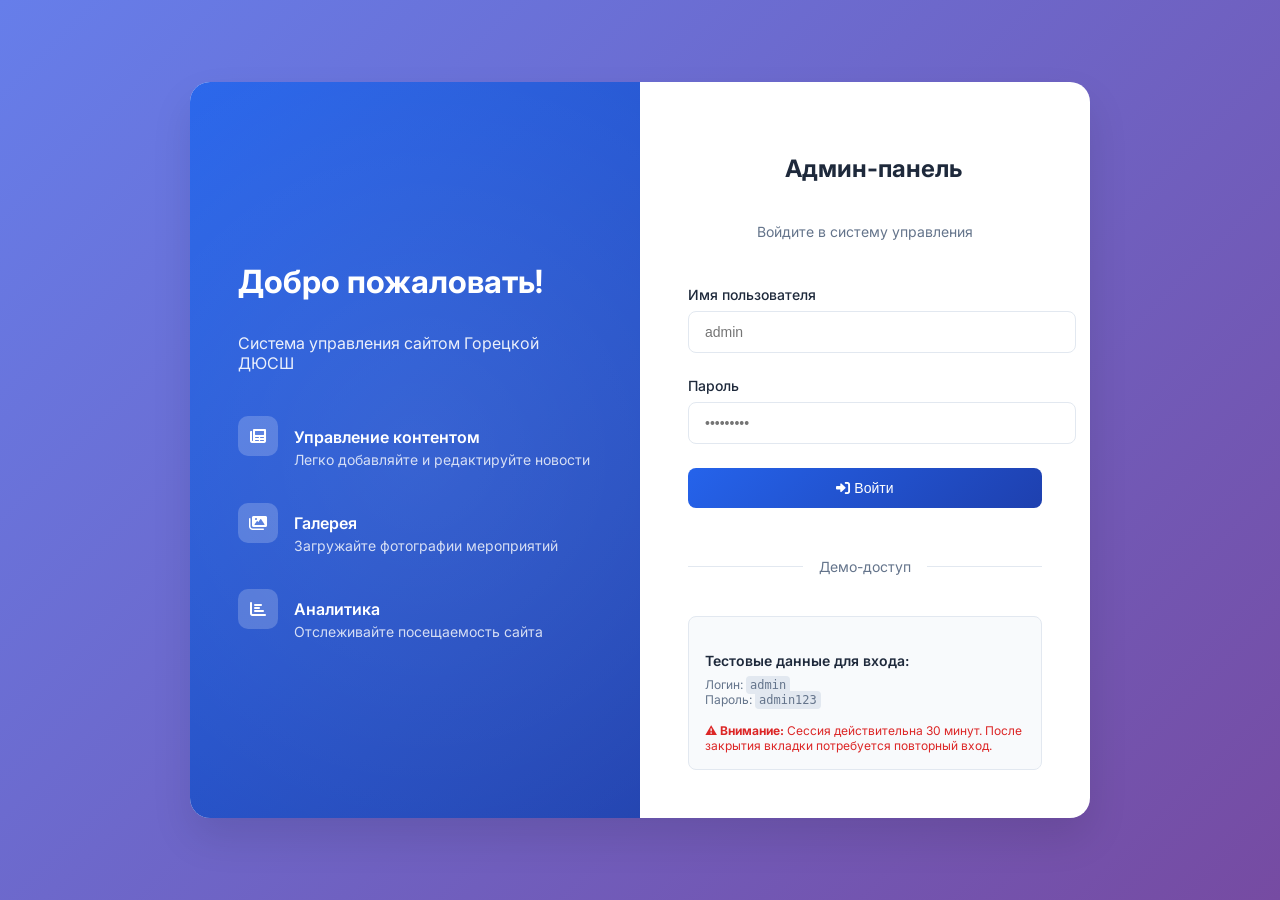
<file: gorki-led-new/admin/index.html>
<!DOCTYPE html>
<html lang="ru">
<head>
    <meta charset="UTF-8">
    <meta name="viewport" content="width=device-width, initial-scale=1.0">
    <title>Административная панель - Горецкая ДЮСШ</title>
    <link href="https://fonts.googleapis.com/css2?family=Inter:wght@300;400;500;600;700&display=swap" rel="stylesheet">
    <link rel="stylesheet" href="https://cdnjs.cloudflare.com/ajax/libs/font-awesome/6.0.0/css/all.min.css">
    <style>
        * {
            margin: 0;
            padding: 0;
            box-sizing: border-box;
        }

        body {
            font-family: 'Inter', sans-serif;
            background: linear-gradient(135deg, #667eea 0%, #764ba2 100%);
            min-height: 100vh;
            display: flex;
            align-items: center;
            justify-content: center;
            padding: 2rem 1rem;
        }

        .admin-container {
            background: rgba(255, 255, 255, 0.96);
            border: 1px solid rgba(255, 255, 255, 0.7);
            border-radius: 24px;
            box-shadow: 0 30px 60px rgba(15, 23, 42, 0.18);
            backdrop-filter: blur(6px);
            padding: 3rem;
            max-width: 1080px;
            width: min(1080px, 100%);
            text-align: left;
        }

        .admin-header {
            margin-bottom: 2.5rem;
            border-bottom: 1px solid #e2e8f0;
            padding-bottom: 1.25rem;
        }

        .admin-logo {
            display: flex;
            align-items: center;
            justify-content: flex-start;
            gap: 1rem;
            margin-bottom: 1rem;
        }

        .admin-logo i {
            font-size: 3rem;
            color: #2563eb;
        }

        .admin-logo h1 {
            font-size: 2rem;
            font-weight: 700;
            color: #1e293b;
        }

        .admin-subtitle {
            color: #64748b;
            font-size: 1rem;
            margin-bottom: 0;
        }

        .admin-features {
            display: grid;
            grid-template-columns: repeat(auto-fit, minmax(200px, 1fr));
            gap: 1rem;
            margin-bottom: 2rem;
        }

        .feature-card {
            background: #f8fafc;
            border: 1px solid #e2e8f0;
            border-radius: 12px;
            padding: 1.5rem;
            text-align: left;
            transition: all 0.3s ease;
            cursor: pointer;
        }

        .feature-card:hover {
            transform: translateY(-5px);
            border-color: #93c5fd;
            box-shadow: 0 12px 28px rgba(37, 99, 235, 0.18);
        }

        .feature-icon {
            width: 60px;
            height: 60px;
            background: linear-gradient(135deg, #2563eb, #1e40af);
            border-radius: 50%;
            display: flex;
            align-items: center;
            justify-content: center;
            margin: 0 0 1rem;
            color: white;
            font-size: 1.5rem;
        }

        .feature-card h3 {
            font-size: 1.125rem;
            font-weight: 600;
            color: #1e293b;
            margin-bottom: 0.5rem;
        }

        .feature-card p {
            color: #64748b;
            font-size: 0.875rem;
        }

        .admin-actions {
            display: grid;
            grid-template-columns: repeat(auto-fit, minmax(190px, 1fr));
            gap: 0.75rem;
        }

        .admin-btn {
            display: inline-flex;
            align-items: center;
            justify-content: center;
            gap: 0.5rem;
            padding: 0.75rem 1.5rem;
            background: linear-gradient(135deg, #2563eb, #1e40af);
            color: white;
            border: none;
            border-radius: 8px;
            font-weight: 500;
            cursor: pointer;
            transition: all 0.3s ease;
            text-decoration: none;
        }

        .admin-btn:hover {
            transform: translateY(-2px);
            box-shadow: 0 8px 18px rgba(37, 99, 235, 0.28);
        }

        .admin-btn.secondary {
            background: #64748b;
        }

        .admin-btn.secondary:hover {
            box-shadow: 0 4px 12px rgba(100, 116, 139, 0.3);
        }

        .admin-info {
            background: #f0fdf4;
            border: 1px solid #bbf7d0;
            border-radius: 12px;
            padding: 1.25rem;
            margin-top: 2rem;
        }

        .admin-status {
            display: flex;
            flex-wrap: wrap;
            gap: 0.5rem;
            margin-bottom: 1rem;
        }

        .status-chip {
            display: inline-flex;
            align-items: center;
            gap: 0.375rem;
            font-size: 0.8rem;
            font-weight: 600;
            color: #0f766e;
            background: #ccfbf1;
            border: 1px solid #99f6e4;
            border-radius: 999px;
            padding: 0.3rem 0.65rem;
        }

        .debug-tools {
            margin-top: 1rem;
            padding-top: 1rem;
            border-top: 1px dashed #a7f3d0;
        }

        .debug-tools summary {
            cursor: pointer;
            color: #065f46;
            font-weight: 600;
            margin-bottom: 0.5rem;
        }

        .debug-tools button {
            padding: 0.5rem 0.75rem;
            margin: 0.25rem;
            color: white;
            border: none;
            border-radius: 6px;
            cursor: pointer;
        }

        .admin-info h4 {
            color: #16a34a;
            font-size: 1rem;
            font-weight: 600;
            margin-bottom: 0.5rem;
        }

        .admin-info p {
            color: #15803d;
            font-size: 0.875rem;
            margin: 0;
        }

        .admin-info code {
            background: #dcfce7;
            padding: 0.125rem 0.25rem;
            border-radius: 4px;
            font-family: monospace;
        }

        .logout-btn {
            position: absolute;
            top: 2rem;
            right: 2rem;
            background: rgba(255, 255, 255, 0.2);
            border: 1px solid rgba(255, 255, 255, 0.3);
            color: white;
            padding: 0.5rem 1rem;
            border-radius: 8px;
            cursor: pointer;
            transition: all 0.3s ease;
            text-decoration: none;
            display: inline-flex;
            align-items: center;
            gap: 0.5rem;
        }

        .logout-btn:hover {
            background: rgba(255, 255, 255, 0.3);
        }

        @media (max-width: 768px) {
            .admin-container {
                padding: 2rem;
                margin: 0.5rem;
            }
            
            .admin-features {
                grid-template-columns: 1fr;
            }
            
            .admin-actions {
                grid-template-columns: 1fr;
            }

            .admin-logo h1 {
                font-size: 1.5rem;
            }
        }

        /* Стили для модального окна */
        .modal {
            display: none;
            position: fixed;
            z-index: 1000;
            left: 0;
            top: 0;
            width: 100%;
            height: 100%;
            background-color: rgba(0, 0, 0, 0.5);
            backdrop-filter: blur(5px);
        }

        .modal.active {
            display: flex;
            align-items: center;
            justify-content: center;
        }

        .modal-content {
            background: white;
            border-radius: 16px;
            width: 90%;
            max-width: 900px;
            max-height: 90vh;
            overflow: hidden;
            box-shadow: 0 25px 50px rgba(0, 0, 0, 0.2);
            display: flex;
            flex-direction: column;
        }

        .modal-header {
            padding: 1.5rem;
            border-bottom: 1px solid #e2e8f0;
            display: flex;
            justify-content: space-between;
            align-items: center;
            background: #f8fafc;
        }

        .modal-header h3 {
            margin: 0;
            color: #1e293b;
            font-size: 1.25rem;
            display: flex;
            align-items: center;
            gap: 0.5rem;
        }

        .modal-close {
            background: none;
            border: none;
            font-size: 1.25rem;
            color: #64748b;
            cursor: pointer;
            padding: 0.5rem;
            border-radius: 8px;
            transition: all 0.3s ease;
        }

        .modal-close:hover {
            background: #e2e8f0;
            color: #1e293b;
        }

        .modal-body {
            padding: 1.5rem;
            overflow-y: auto;
            flex: 1;
        }

        .modal-footer {
            padding: 1.5rem;
            border-top: 1px solid #e2e8f0;
            display: flex;
            gap: 1rem;
            justify-content: flex-end;
            background: #f8fafc;
        }

        /* Стили для загрузки */
        .upload-section {
            margin-bottom: 2rem;
        }

        .upload-area {
            border: 2px dashed #cbd5e1;
            border-radius: 12px;
            padding: 3rem;
            text-align: center;
            transition: all 0.3s ease;
            cursor: pointer;
            background: #f8fafc;
        }

        .upload-area:hover,
        .upload-area.dragover {
            border-color: #2563eb;
            background: #eff6ff;
        }

        .upload-content i {
            font-size: 3rem;
            color: #2563eb;
            margin-bottom: 1rem;
        }

        .upload-content h4 {
            color: #1e293b;
            margin-bottom: 0.5rem;
        }

        .upload-content p {
            color: #64748b;
            margin-bottom: 1.5rem;
        }

        .upload-btn {
            background: linear-gradient(135deg, #2563eb, #1e40af);
            color: white;
            border: none;
            padding: 0.75rem 1.5rem;
            border-radius: 8px;
            cursor: pointer;
            font-weight: 500;
            transition: all 0.3s ease;
            display: inline-flex;
            align-items: center;
            gap: 0.5rem;
        }

        .upload-btn:hover {
            transform: translateY(-2px);
            box-shadow: 0 4px 12px rgba(37, 99, 235, 0.3);
        }

        /* Стили для предпросмотра галереи */
        .gallery-section h4 {
            color: #1e293b;
            margin-bottom: 1rem;
            font-size: 1.125rem;
        }

        .gallery-preview {
            display: grid;
            grid-template-columns: repeat(auto-fill, minmax(150px, 1fr));
            gap: 1rem;
            min-height: 200px;
        }

        .gallery-item-preview {
            position: relative;
            border-radius: 8px;
            overflow: hidden;
            background: #f1f5f9;
            aspect-ratio: 1;
        }

        .gallery-item-preview img {
            width: 100%;
            height: 100%;
            object-fit: cover;
        }

        .gallery-item-preview .delete-btn {
            position: absolute;
            top: 0.5rem;
            right: 0.5rem;
            background: rgba(239, 68, 68, 0.9);
            color: white;
            border: none;
            border-radius: 50%;
            width: 2rem;
            height: 2rem;
            cursor: pointer;
            display: flex;
            align-items: center;
            justify-content: center;
            opacity: 0;
            transition: opacity 0.3s ease;
        }

        .gallery-item-preview:hover .delete-btn {
            opacity: 1;
        }

        .gallery-item-preview .delete-btn:hover {
            background: #dc2626;
        }

        .empty-gallery {
            grid-column: 1 / -1;
            text-align: center;
            padding: 3rem;
            color: #64748b;
        }

        .empty-gallery i {
            font-size: 3rem;
            margin-bottom: 1rem;
            opacity: 0.5;
        }

        /* Стили для главного экрана */
        .current-hero-section {
            margin-bottom: 2rem;
        }

        .section-header {
            display: flex;
            justify-content: space-between;
            align-items: center;
            margin-bottom: 1rem;
        }

        .current-hero-section h4,
        .upload-section h4 {
            color: #1e293b;
            margin-bottom: 1rem;
            font-size: 1.125rem;
        }

        .delete-hero-btn {
            background: linear-gradient(135deg, #ef4444, #dc2626);
            color: white;
            border: none;
            padding: 0.5rem 1rem;
            border-radius: 8px;
            cursor: pointer;
            font-weight: 500;
            font-size: 0.875rem;
            transition: all 0.3s ease;
            display: inline-flex;
            align-items: center;
            gap: 0.5rem;
        }

        .delete-hero-btn:hover {
            transform: translateY(-2px);
            box-shadow: 0 4px 12px rgba(239, 68, 68, 0.3);
        }

        .current-hero-preview {
            border: 2px solid #e2e8f0;
            border-radius: 12px;
            overflow: hidden;
            height: 300px;
            background: #f8fafc;
            display: flex;
            align-items: center;
            justify-content: center;
        }

        .no-hero-image {
            text-align: center;
            color: #64748b;
        }

        .no-hero-image i {
            font-size: 3rem;
            margin-bottom: 1rem;
            opacity: 0.5;
        }

        .current-hero-preview img {
            width: 100%;
            height: 100%;
            object-fit: cover;
        }

        .preview-section {
            margin-top: 2rem;
        }

        .hero-preview {
            border: 2px solid #e2e8f0;
            border-radius: 12px;
            overflow: hidden;
            height: 300px;
            background: #f8fafc;
        }

        .hero-preview img {
            width: 100%;
            height: 100%;
            object-fit: cover;
        }

        /* Унификация форм и карточек в модалках */
        .modal-body label {
            display: block !important;
            margin-bottom: 0.5rem !important;
            font-weight: 600 !important;
            color: #334155 !important;
            font-size: 0.9rem;
        }

        .modal-body input[type="text"],
        .modal-body textarea,
        .modal-body select {
            width: 100% !important;
            padding: 0.65rem 0.75rem !important;
            border: 1px solid #cbd5e1 !important;
            border-radius: 8px !important;
            font: inherit;
            color: #0f172a;
            background: #fff;
            transition: border-color 0.2s ease, box-shadow 0.2s ease;
        }

        .modal-body input[type="text"]:focus,
        .modal-body textarea:focus,
        .modal-body select:focus {
            border-color: #3b82f6 !important;
            box-shadow: 0 0 0 3px rgba(59, 130, 246, 0.14);
            outline: none;
        }

        .news-form-section,
        .prices-section,
        .contacts-section,
        .about-form-section {
            background: #f8fafc;
            border: 1px solid #e2e8f0;
            border-radius: 12px;
            padding: 1rem;
        }

        .news-list-section {
            margin-top: 1rem;
            background: #fff;
            border: 1px solid #e2e8f0;
            border-radius: 12px;
            padding: 1rem;
        }

        #newsList > div,
        #pricesList > div,
        #contactsList > div {
            border-radius: 10px !important;
            border-color: #dbe3ee !important;
            background: #fff;
        }

        #newsList .admin-btn,
        #pricesList .admin-btn,
        #contactsList .admin-btn {
            padding: 0.45rem 0.7rem !important;
            font-size: 0.8rem !important;
            border-radius: 7px !important;
        }

        .modal-body .admin-btn {
            min-height: 38px;
        }

        .modal-footer {
            flex-wrap: wrap;
        }

        .modal-footer .admin-btn {
            min-width: 170px;
        }

        .modal-body::-webkit-scrollbar {
            width: 10px;
        }

        .modal-body::-webkit-scrollbar-thumb {
            background: #cbd5e1;
            border-radius: 10px;
            border: 2px solid #f8fafc;
        }

        @media (max-width: 768px) {
            .modal-content {
                width: 96%;
                max-height: 94vh;
            }

            .modal-header,
            .modal-body,
            .modal-footer {
                padding: 1rem;
            }

            .modal-footer .admin-btn {
                min-width: 0;
                flex: 1;
            }

            .section-header {
                flex-direction: column;
                align-items: stretch;
                gap: 0.75rem;
            }

            [style*="grid-template-columns: repeat(3, 1fr)"] {
                grid-template-columns: 1fr !important;
            }
        }

        /* ===== Полный редизайн: светлая тема ===== */
        :root {
            --bg-main: #f3f6fb;
            --bg-soft: #f8fafd;
            --surface: #ffffff;
            --surface-2: #f7f9fc;
            --text-main: #0f172a;
            --text-muted: #64748b;
            --primary: #2563eb;
            --primary-hover: #1d4ed8;
            --border: #dbe6f2;
            --shadow-soft: 0 10px 25px rgba(15, 23, 42, 0.08);
            --shadow-card: 0 6px 18px rgba(37, 99, 235, 0.12);
        }

        body {
            background: radial-gradient(circle at 10% 0%, #e9f1ff 0%, var(--bg-main) 45%, #edf2f8 100%) !important;
            color: var(--text-main);
            align-items: flex-start !important;
        }

        .logout-btn {
            background: var(--surface) !important;
            color: #1e40af !important;
            border: 1px solid #bfdbfe !important;
            box-shadow: var(--shadow-soft);
        }

        .logout-btn:hover {
            background: #eff6ff !important;
        }

        .admin-container {
            margin-top: 3.5rem;
            background: var(--surface) !important;
            border: 1px solid var(--border) !important;
            box-shadow: 0 24px 50px rgba(15, 23, 42, 0.1) !important;
        }

        .admin-header {
            background: linear-gradient(180deg, #f8fbff 0%, #ffffff 100%);
            border-radius: 16px;
            padding: 1.25rem 1.25rem 1rem;
            border: 1px solid #e4edf8;
        }

        .admin-logo i {
            width: 54px;
            height: 54px;
            display: inline-flex;
            align-items: center;
            justify-content: center;
            border-radius: 14px;
            font-size: 1.7rem !important;
            color: #2563eb !important;
            background: #dbeafe;
        }

        .admin-logo h1 {
            font-size: 1.75rem !important;
            letter-spacing: -0.02em;
        }

        .admin-subtitle {
            color: var(--text-muted) !important;
            font-size: 0.95rem !important;
        }

        .feature-card {
            background: linear-gradient(180deg, #ffffff 0%, #f8fbff 100%) !important;
            border: 1px solid #dce8f6 !important;
            box-shadow: 0 2px 8px rgba(15, 23, 42, 0.03);
        }

        .feature-card:hover {
            transform: translateY(-4px) !important;
            box-shadow: var(--shadow-card) !important;
            border-color: #bfdbfe !important;
        }

        .feature-icon {
            background: linear-gradient(135deg, #3b82f6, #2563eb) !important;
            box-shadow: 0 8px 14px rgba(37, 99, 235, 0.25);
        }

        .feature-card h3 {
            font-size: 1.02rem !important;
        }

        .feature-card p {
            color: #6b7280 !important;
        }

        .admin-btn,
        .upload-btn {
            background: linear-gradient(135deg, var(--primary), #1e40af) !important;
            border: 1px solid transparent !important;
            border-radius: 10px !important;
            font-weight: 600 !important;
            letter-spacing: 0.01em;
        }

        .admin-btn:hover,
        .upload-btn:hover {
            background: linear-gradient(135deg, var(--primary-hover), #1e3a8a) !important;
            box-shadow: 0 10px 16px rgba(37, 99, 235, 0.22) !important;
            transform: translateY(-1px) !important;
        }

        .admin-btn.secondary {
            background: #eef2f7 !important;
            color: #334155 !important;
            border-color: #d8e1ec !important;
        }

        .admin-btn.secondary:hover {
            background: #e2e8f0 !important;
            box-shadow: none !important;
        }

        .admin-info {
            background: linear-gradient(180deg, #f7fbff 0%, #f9fffc 100%) !important;
            border: 1px solid #cfe7da !important;
            box-shadow: inset 0 1px 0 rgba(255, 255, 255, 0.9);
        }

        .status-chip {
            background: #e6f7ef !important;
            border-color: #b7ebd0 !important;
            color: #166534 !important;
        }

        .modal {
            background: rgba(15, 23, 42, 0.35) !important;
            backdrop-filter: blur(7px) !important;
        }

        .modal-content {
            border: 1px solid #dbe7f5;
            background: #ffffff !important;
            border-radius: 18px !important;
            box-shadow: 0 28px 70px rgba(15, 23, 42, 0.2) !important;
        }

        .modal-header {
            background: linear-gradient(180deg, #f8fbff 0%, #f3f8ff 100%) !important;
            border-bottom-color: #dce7f4 !important;
        }

        .modal-header h3 {
            color: #1e3a8a !important;
            font-weight: 700 !important;
        }

        .modal-body {
            background: #fbfdff;
        }

        .modal-footer {
            background: #f7faff !important;
            border-top-color: #dde8f4 !important;
        }

        .upload-area {
            background: #f8fbff !important;
            border-color: #c7d9ef !important;
        }

        .upload-area:hover,
        .upload-area.dragover {
            background: #eef6ff !important;
            border-color: #60a5fa !important;
        }

        .gallery-item-preview,
        .hero-preview,
        .current-hero-preview {
            border: 1px solid #dbe7f4;
            background: #f8fbff !important;
        }

        .news-form-section,
        .prices-section,
        .contacts-section,
        .about-form-section,
        .news-list-section {
            background: linear-gradient(180deg, #ffffff 0%, #f9fbfe 100%) !important;
            border-color: #dce6f3 !important;
        }
    </style>
</head>
<body>
    <a href="../index.html" class="logout-btn">
        <i class="fas fa-arrow-left"></i>
        На сайт
    </a>

    <div class="admin-container">
        <div class="admin-header">
            <div class="admin-logo">
                <i class="fas fa-hockey-sticks"></i>
                <h1>Административная панель</h1>
            </div>
            <p class="admin-subtitle">Система управления сайтом Горецкой ДЮСШ</p>
        </div>

        <div class="admin-features">
            <div class="feature-card" onclick="openHeroModal()" role="button" tabindex="0">
                <div class="feature-icon">
                    <i class="fas fa-home"></i>
                </div>
                <h3>Главный экран</h3>
                <p>Настройка фонового изображения</p>
            </div>

            <div class="feature-card" onclick="openNewsModal()" role="button" tabindex="0">
                <div class="feature-icon">
                    <i class="fas fa-newspaper"></i>
                </div>
                <h3>Новости</h3>
                <p>Управление новостями и объявлениями</p>
            </div>

            <div class="feature-card" onclick="openGalleryModal()" role="button" tabindex="0">
                <div class="feature-icon">
                    <i class="fas fa-images"></i>
                </div>
                <h3>Галерея</h3>
                <p>Загрузка и управление фотографиями</p>
            </div>

            <div class="feature-card" onclick="openPricesModal()" role="button" tabindex="0">
                <div class="feature-icon">
                    <i class="fas fa-dollar-sign"></i>
                </div>
                <h3>Цены</h3>
                <p>Настройка стоимости услуг</p>
            </div>

            <div class="feature-card" onclick="openAboutModal()" role="button" tabindex="0">
                <div class="feature-icon">
                    <i class="fas fa-info-circle"></i>
                </div>
                <h3>О нас</h3>
                <p>Редактирование информации о спортивной школе</p>
            </div>

            <div class="feature-card" onclick="openContactsModal()" role="button" tabindex="0">
                <div class="feature-icon">
                    <i class="fas fa-address-book"></i>
                </div>
                <h3>Контакты</h3>
                <p>Редактирование контактной информации</p>
            </div>
        </div>

        <div class="admin-actions">
            <button class="admin-btn" onclick="openHeroModal()">
                <i class="fas fa-home"></i>
                Главный экран
            </button>
            <button class="admin-btn" onclick="openNewsModal()">
                <i class="fas fa-newspaper"></i>
                Управление новостями
            </button>
            <button class="admin-btn" onclick="openGalleryModal()">
                <i class="fas fa-images"></i>
                Галерея
            </button>
            <button class="admin-btn" onclick="openPricesModal()">
                <i class="fas fa-dollar-sign"></i>
                Цены
            </button>
            <button class="admin-btn" onclick="openAboutModal()">
                <i class="fas fa-info-circle"></i>
                О нас
            </button>
            <button class="admin-btn" onclick="openContactsModal()">
                <i class="fas fa-address-book"></i>
                Контакты
            </button>
        </div>

        <div class="admin-info">
            <h4>🎉 Добро пожаловать в административную панель!</h4>
            <div class="admin-status">
                <span class="status-chip"><i class="fas fa-shield-alt"></i> Режим администратора</span>
                <span class="status-chip"><i class="fas fa-check-circle"></i> Панель активна</span>
            </div>
            <p>
                Вы успешно вошли в систему управления сайтом. Здесь вы можете управлять контентом, 
                загружать фотографии, обновлять цены и редактировать контактную информацию.
            </p>
            <p>
                <strong>Текущий пользователь:</strong> Администратор<br>
                <strong>Время входа:</strong> <span id="login-time"></span>
            </p>
            
            <!-- Тестовая кнопка -->
            <div style="margin-top: 1rem; padding: 1rem; background: #f0f9ff; border-radius: 8px; border: 1px solid #0ea5e9;">
                <h5 style="margin-bottom: 0.5rem; color: #0ea5e9;">🧪 Тест кнопок</h5>
                <button onclick="testButtons()" style="padding: 0.5rem 1rem; background: #0ea5e9; color: white; border: none; border-radius: 4px; cursor: pointer; margin-right: 0.5rem;">
                    Проверить кнопки
                </button>
                <button onclick="testNewsButton()" style="padding: 0.5rem 1rem; background: #10b981; color: white; border: none; border-radius: 4px; cursor: pointer; margin-right: 0.5rem;">
                    Тест новостей
                </button>
                <button onclick="testAboutButton()" style="padding: 0.5rem 1rem; background: #f59e0b; color: white; border: none; border-radius: 4px; cursor: pointer;">
                    Тест "О нас"
                </button>
                <div id="test-output" style="margin-top: 0.5rem; font-family: monospace; font-size: 0.875rem; color: #059669;"></div>
            </div>
            <details class="debug-tools">
                <summary>🔧 Инструменты диагностики</summary>
                <button onclick="testFunctions()" style="background: #0ea5e9;">Проверить функции</button>
                <button onclick="testNews()" style="background: #10b981;">Тест новостей</button>
                <button onclick="testAbout()" style="background: #f59e0b;">Тест "О нас"</button>
                <div id="test-output" style="margin-top: 0.5rem; font-family: monospace; font-size: 0.875rem;"></div>
            </details>
        </div>
    </div>

    <!-- Модальное окно галереи -->
    <div id="galleryModal" class="modal">
        <div class="modal-content">
            <div class="modal-header">
                <h3><i class="fas fa-images"></i> Управление галереей</h3>
                <button class="modal-close" onclick="closeGalleryModal()">
                    <i class="fas fa-times"></i>
                </button>
            </div>
            
            <div class="modal-body">
                <!-- Область загрузки -->
                <div class="upload-section">
                    <div class="upload-area" id="uploadArea">
                        <div class="upload-content">
                            <i class="fas fa-cloud-upload-alt"></i>
                            <h4>Перетащите фотографии сюда</h4>
                            <p>или нажмите для выбора файлов</p>
                            <input type="file" id="fileInput" multiple accept="image/*" hidden>
                            <button class="upload-btn" onclick="document.getElementById('fileInput').click()">
                                <i class="fas fa-folder-open"></i>
                                Выбрать файлы
                            </button>
                        </div>
                    </div>
                </div>

                <!-- Предпросмотр загруженных фотографий -->
                <div class="gallery-section">
                    <h4>Загруженные фотографии</h4>
                    <div class="gallery-preview" id="galleryPreview">
                        <!-- Фотографии будут добавлены динамически -->
                    </div>
                </div>
            </div>
            
            <div class="modal-footer">
                <button class="admin-btn secondary" onclick="closeGalleryModal()">
                    <i class="fas fa-times"></i>
                    Закрыть
                </button>
                <button class="admin-btn" onclick="saveGallery()">
                    <i class="fas fa-save"></i>
                    Сохранить изменения
                </button>
            </div>
        </div>
    </div>

    <!-- Модальное окно главного экрана -->
    <div id="heroModal" class="modal">
        <div class="modal-content">
            <div class="modal-header">
                <h3><i class="fas fa-home"></i> Управление главным экраном</h3>
                <button class="modal-close" onclick="closeHeroModal()">
                    <i class="fas fa-times"></i>
                </button>
            </div>
            
            <div class="modal-body">
                <!-- Текущее изображение -->
                <div class="current-hero-section">
                    <div class="section-header">
                        <h4>Текущее фоновое изображение</h4>
                        <button class="delete-hero-btn" id="deleteHeroBtn" onclick="deleteHeroImage()" style="display: none;">
                            <i class="fas fa-trash"></i>
                            Удалить изображение
                        </button>
                    </div>
                    <div class="current-hero-preview" id="currentHeroPreview">
                        <div class="no-hero-image">
                            <i class="fas fa-image"></i>
                            <p>Фоновое изображение не установлено</p>
                        </div>
                    </div>
                </div>

                <!-- Область загрузки нового изображения -->
                <div class="upload-section">
                    <h4>Загрузить новое изображение</h4>
                    <div class="upload-area" id="heroUploadArea">
                        <div class="upload-content">
                            <i class="fas fa-cloud-upload-alt"></i>
                            <h4>Перетащите изображение сюда</h4>
                            <p>или нажмите для выбора файла</p>
                            <input type="file" id="heroFileInput" accept="image/*" hidden>
                            <button class="upload-btn" onclick="document.getElementById('heroFileInput').click()">
                                <i class="fas fa-folder-open"></i>
                                Выбрать файл
                            </button>
                        </div>
                    </div>
                </div>

                <!-- Предпросмотр нового изображения -->
                <div class="preview-section" id="heroPreviewSection" style="display: none;">
                    <h4>Предпросмотр нового изображения</h4>
                    <div class="hero-preview" id="heroPreview">
                        <!-- Предпросмотр будет добавлен динамически -->
                    </div>
                </div>
            </div>
            
            <div class="modal-footer">
                <button class="admin-btn secondary" onclick="closeHeroModal()">
                    <i class="fas fa-times"></i>
                    Закрыть
                </button>
                <button class="admin-btn" onclick="saveHeroImage()">
                    <i class="fas fa-save"></i>
                    Сохранить изображение
                </button>
            </div>
        </div>
    </div>

    <!-- Модальное окно новостей -->
    <div id="newsModal" class="modal">
        <div class="modal-content">
            <div class="modal-header">
                <h3><i class="fas fa-newspaper"></i> Управление новостями</h3>
                <button class="modal-close" onclick="closeNewsModal()">
                    <i class="fas fa-times"></i>
                </button>
            </div>
            
            <div class="modal-body">
                <!-- Форма добавления новости -->
                <div class="news-form-section">
                    <h4>Добавить новость</h4>
                    <form id="newsForm">
                        <div style="margin-bottom: 1rem;">
                            <label style="display: block; margin-bottom: 0.5rem; font-weight: 500;">Заголовок</label>
                            <input type="text" id="newsTitle" style="width: 100%; padding: 0.5rem; border: 1px solid #e2e8f0; border-radius: 4px;" required>
                        </div>
                        <div style="margin-bottom: 1rem;">
                            <label style="display: block; margin-bottom: 0.5rem; font-weight: 500;">Содержание</label>
                            <textarea id="newsContent" rows="4" style="width: 100%; padding: 0.5rem; border: 1px solid #e2e8f0; border-radius: 4px; resize: vertical;" required></textarea>
                        </div>
                        <div style="margin-bottom: 1rem;">
                            <label style="display: block; margin-bottom: 0.5rem; font-weight: 500;">Краткое описание</label>
                            <input type="text" id="newsExcerpt" style="width: 100%; padding: 0.5rem; border: 1px solid #e2e8f0; border-radius: 4px;">
                        </div>
                        <div style="display: flex; gap: 0.5rem;">
                            <button type="submit" class="admin-btn">
                                <i class="fas fa-plus"></i>
                                Добавить новость
                            </button>
                            <button type="button" class="admin-btn secondary" onclick="cancelEditNews()" id="cancelEditBtn" style="display: none;">
                                <i class="fas fa-times"></i>
                                Отменить
                            </button>
                        </div>
                    </form>
                </div>

                <!-- Список новостей -->
                <div class="news-list-section">
                    <h4>Существующие новости</h4>
                    <div id="newsList" style="max-height: 300px; overflow-y: auto;">
                        <!-- Новости будут добавлены динамически -->
                    </div>
                </div>
            </div>
            
            <div class="modal-footer">
                <button class="admin-btn secondary" onclick="closeNewsModal()">
                    <i class="fas fa-times"></i>
                    Закрыть
                </button>
                <button class="admin-btn" onclick="saveAllNews()">
                    <i class="fas fa-save"></i>
                    Сохранить изменения
                </button>
            </div>
        </div>
    </div>

    <!-- Модальное окно цен -->
    <div id="pricesModal" class="modal">
        <div class="modal-content">
            <div class="modal-header">
                <h3><i class="fas fa-dollar-sign"></i> Управление ценами</h3>
                <button class="modal-close" onclick="closePricesModal()">
                    <i class="fas fa-times"></i>
                </button>
            </div>
            
            <div class="modal-body">
                <div class="prices-section">
                    <h4>Настройка стоимости услуг</h4>
                    <div id="pricesList">
                        <!-- Цены будут добавлены динамически -->
                    </div>
                    <button class="admin-btn" onclick="addPriceItem()" style="margin-top: 1rem;">
                        <i class="fas fa-plus"></i>
                        Добавить услугу
                    </button>
                </div>
            </div>
            
            <div class="modal-footer">
                <button class="admin-btn secondary" onclick="closePricesModal()">
                    <i class="fas fa-times"></i>
                    Закрыть
                </button>
                <button class="admin-btn" onclick="savePrices()">
                    <i class="fas fa-save"></i>
                    Сохранить изменения
                </button>
            </div>
        </div>
    </div>

    <!-- Модальное окно контактов -->
    <div id="contactsModal" class="modal">
        <div class="modal-content">
            <div class="modal-header">
                <h3><i class="fas fa-address-book"></i> Управление контактами</h3>
                <button class="modal-close" onclick="closeContactsModal()">
                    <i class="fas fa-times"></i>
                </button>
            </div>
            
            <div class="modal-body">
                <div class="contacts-section">
                    <h4>Редактирование контактной информации</h4>
                    <div id="contactsList">
                        <!-- Контакты будут добавлены динамически -->
                    </div>
                    <button class="admin-btn" onclick="addContactItem()" style="margin-top: 1rem;">
                        <i class="fas fa-plus"></i>
                        Добавить контакт
                    </button>
                </div>
            </div>
            
            <div class="modal-footer">
                <button class="admin-btn secondary" onclick="closeContactsModal()">
                    <i class="fas fa-times"></i>
                    Закрыть
                </button>
                <button class="admin-btn" onclick="saveContacts()">
                    <i class="fas fa-save"></i>
                    Сохранить изменения
                </button>
            </div>
        </div>
    </div>

    <!-- Модальное окно "О нас" -->
    <div id="aboutModal" class="modal">
        <div class="modal-content">
            <div class="modal-header">
                <h3><i class="fas fa-info-circle"></i> Управление разделом "О нас"</h3>
                <button class="modal-close" onclick="closeAboutModal()">
                    <i class="fas fa-times"></i>
                </button>
            </div>
            
            <div class="modal-body">
                <div class="about-form-section">
                    <h4>Редактирование информации о спортивной школе</h4>
                    <form id="aboutForm">
                        <div style="margin-bottom: 1rem;">
                            <label style="display: block; margin-bottom: 0.5rem; font-weight: 500;">Заголовок раздела</label>
                            <input type="text" id="aboutTitle" style="width: 100%; padding: 0.5rem; border: 1px solid #e2e8f0; border-radius: 4px;" required>
                        </div>
                        <div style="margin-bottom: 1rem;">
                            <label style="display: block; margin-bottom: 0.5rem; font-weight: 500;">Подзаголовок</label>
                            <input type="text" id="aboutSubtitle" style="width: 100%; padding: 0.5rem; border: 1px solid #e2e8f0; border-radius: 4px;" required>
                        </div>
                        <div style="margin-bottom: 1rem;">
                            <label style="display: block; margin-bottom: 0.5rem; font-weight: 500;">Основное описание</label>
                            <textarea id="aboutDescription" rows="4" style="width: 100%; padding: 0.5rem; border: 1px solid #e2e8f0; border-radius: 4px; resize: vertical;" required></textarea>
                        </div>
                        
                        <h5 style="margin: 1.5rem 0 1rem 0;">Статистика</h5>
                        <div style="display: grid; grid-template-columns: repeat(3, 1fr); gap: 1rem; margin-bottom: 1rem;">
                            <div>
                                <label style="display: block; margin-bottom: 0.5rem; font-weight: 500;">Лет работы</label>
                                <input type="text" id="aboutYears" style="width: 100%; padding: 0.5rem; border: 1px solid #e2e8f0; border-radius: 4px;" required>
                            </div>
                            <div>
                                <label style="display: block; margin-bottom: 0.5rem; font-weight: 500;">Воспитанников</label>
                                <input type="text" id="aboutStudents" style="width: 100%; padding: 0.5rem; border: 1px solid #e2e8f0; border-radius: 4px;" required>
                            </div>
                            <div>
                                <label style="display: block; margin-bottom: 0.5rem; font-weight: 500;">Видов спорта</label>
                                <input type="text" id="aboutSports" style="width: 100%; padding: 0.5rem; border: 1px solid #e2e8f0; border-radius: 4px;" required>
                            </div>
                        </div>
                        
                        <div style="display: flex; gap: 0.5rem;">
                            <button type="submit" class="admin-btn">
                                <i class="fas fa-save"></i>
                                Сохранить изменения
                            </button>
                            <button type="button" class="admin-btn secondary" onclick="resetAboutForm()">
                                <i class="fas fa-undo"></i>
                                Сбросить
                            </button>
                        </div>
                    </form>
                </div>
            </div>
            
            <div class="modal-footer">
                <button class="admin-btn secondary" onclick="closeAboutModal()">
                    <i class="fas fa-times"></i>
                    Закрыть
                </button>
                <button class="admin-btn" onclick="saveAboutData()">
                    <i class="fas fa-save"></i>
                    Сохранить все изменения
                </button>
            </div>
        </div>
    </div>

    <script>
        // Проверка аутентификации - временная сессия
        function checkAuth() {
            const token = sessionStorage.getItem('adminToken');
            if (token !== 'demo-token') {
                console.log('Токен не найден или недействителен, перенаправляем на вход');
                window.location.href = 'login.html';
                return false;
            }
            
            // Проверка времени сессии (30 минут)
            const loginTime = sessionStorage.getItem('loginTime');
            if (loginTime) {
                const now = Date.now();
                const sessionAge = now - parseInt(loginTime);
                const maxAge = 30 * 60 * 1000; // 30 минут
                
                if (sessionAge > maxAge) {
                    console.log('Сессия истекла, требуется повторный вход');
                    sessionStorage.removeItem('adminToken');
                    sessionStorage.removeItem('loginTime');
                    window.location.href = 'login.html';
                    return false;
                }
            }
            
            return true;
        }

        // Установка времени входа
        function setLoginTime() {
            const now = new Date();
            const timeString = now.toLocaleString('ru-RU', {
                day: 'numeric',
                month: 'long',
                year: 'numeric',
                hour: '2-digit',
                minute: '2-digit'
            });
            document.getElementById('login-time').textContent = timeString;
            
            // Сохраняем время входа для проверки сессии
            sessionStorage.setItem('loginTime', Date.now().toString());
        }

        // Выход из системы
        function logout() {
            if (confirm('Вы уверены, что хотите выйти?')) {
                sessionStorage.removeItem('adminToken');
                sessionStorage.removeItem('loginTime');
                window.location.href = 'login.html';
            }
        }

        // Тестовые функции
        function testFunctions() {
            const output = document.getElementById('test-output');
            output.innerHTML = `
                <div>✅ JavaScript работает</div>
                <div>openNewsModal: ${typeof window.openNewsModal}</div>
                <div>openAboutModal: ${typeof window.openAboutModal}</div>
                <div>openGalleryModal: ${typeof window.openGalleryModal}</div>
                <div>openHeroModal: ${typeof window.openHeroModal}</div>
                <div>openPricesModal: ${typeof window.openPricesModal}</div>
                <div>openContactsModal: ${typeof window.openContactsModal}</div>
            `;
        }
        
        function testNews() {
            const output = document.getElementById('test-output');
            try {
                if (typeof window.openNewsModal === 'function') {
                    output.innerHTML = '<div style="color: green;">✅ Функция новостей найдена, пробуем открыть...</div>';
                    window.openNewsModal();
                } else {
                    output.innerHTML = '<div style="color: red;">❌ Функция новостей не найдена</div>';
                }
            } catch (error) {
                output.innerHTML = `<div style="color: red;">❌ Ошибка: ${error.message}</div>`;
            }
        }
        
        function testAbout() {
            const output = document.getElementById('test-output');
            try {
                if (typeof window.openAboutModal === 'function') {
                    output.innerHTML = '<div style="color: green;">✅ Функция "О нас" найдена, пробуем открыть...</div>';
                    window.openAboutModal();
                } else {
                    output.innerHTML = '<div style="color: red;">❌ Функция "О нас" не найдена</div>';
                }
            } catch (error) {
                output.innerHTML = `<div style="color: red;">❌ Ошибка: ${error.message}</div>`;
            }
        }

        // Делаем функции глобальными
        window.openNewsModal = openNewsModal;
        window.openAboutModal = openAboutModal;
        window.openGalleryModal = openGalleryModal;
        window.openHeroModal = openHeroModal;
        window.openPricesModal = openPricesModal;
        window.openContactsModal = openContactsModal;
        
        // Делаем тестовые функции глобальными
        window.testFunctions = testFunctions;
        window.testNews = testNews;
        window.testAbout = testAbout;

        // Управление главным экраном
        let currentHeroImage = null;
        let newHeroImage = null;
        const isHttpContext = window.location.protocol === 'http:' || window.location.protocol === 'https:';

        async function getServerImages(type) {
            if (!isHttpContext) {
                return [];
            }
            try {
                const response = await fetch(`../api.php?action=get_${type}_images`);
                const result = await response.json();
                if (result && result.success) {
                    if (type === 'hero') {
                        if (result.image) {
                            return [result.image];
                        }
                        return [];
                    }
                    if (Array.isArray(result.images) && result.images.length > 0) {
                        return result.images;
                    }
                }
            } catch (error) {
                console.log('API изображений недоступен:', error.message);
            }
            try {
                const response = await fetch(`../get_images.php?type=${encodeURIComponent(type)}`);
                if (!response.ok) {
                    throw new Error(`HTTP error! status: ${response.status}`);
                }
                const result = await response.json();
                if (result.success && Array.isArray(result.files)) {
                    return result.files;
                }
            } catch (error) {
                console.log('Ошибка загрузки изображений с сервера (get_images):', error.message);
            }
            return [];
        }

        async function uploadImageToServer(file, type) {
            if (!isHttpContext) {
                throw new Error('Серверная загрузка недоступна в file:// режиме');
            }

            const formData = new FormData();
            formData.append('files[]', file, file.name);
            formData.append('type', type);

            const response = await fetch('../upload.php', {
                method: 'POST',
                body: formData
            });
            const result = await response.json();

            if (!result.success || !Array.isArray(result.files) || result.files.length === 0) {
                throw new Error(result.message || 'Не удалось загрузить файл на сервер');
            }

            return result.files[0];
        }

        // Открытие модального окна главного экрана
        async function openHeroModal() {
            document.getElementById('heroModal').classList.add('active');
            await loadHeroImage();
            setupHeroDragAndDrop();
        }

        // Закрытие модального окна главного экрана
        function closeHeroModal() {
            document.getElementById('heroModal').classList.remove('active');
            newHeroImage = null;
            document.getElementById('heroPreviewSection').style.display = 'none';
            document.getElementById('heroFileInput').value = '';
        }

        // Загрузка изображения главного экрана из localStorage
        async function loadHeroImage() {
            const serverImages = await getServerImages('hero');
            if (serverImages && serverImages.length > 0) {
                currentHeroImage = serverImages[0];
                localStorage.setItem('gorkiHeroImage', JSON.stringify(currentHeroImage));
                renderCurrentHeroImage();
                return;
            }

            const stored = localStorage.getItem('gorkiHeroImage');
            currentHeroImage = stored ? JSON.parse(stored) : null;
            renderCurrentHeroImage();
        }

        // Отображение текущего изображения главного экрана
        function renderCurrentHeroImage() {
            const preview = document.getElementById('currentHeroPreview');
            const deleteBtn = document.getElementById('deleteHeroBtn');
            
            if (currentHeroImage) {
                const imageSrc = currentHeroImage.url || currentHeroImage.data;
                preview.innerHTML = `<img src="${imageSrc}" alt="Главный экран">`;
                deleteBtn.style.display = 'inline-flex';
            } else {
                preview.innerHTML = `
                    <div class="no-hero-image">
                        <i class="fas fa-image"></i>
                        <p>Фоновое изображение не установлено</p>
                    </div>
                `;
                deleteBtn.style.display = 'none';
            }
        }

        // Удаление изображения главного экрана
        function deleteHeroImage() {
            if (confirm('Вы уверены, что хотите удалить фоновое изображение? Главный экран вернется к стандартному градиенту.')) {
                localStorage.removeItem('gorkiHeroImage');
                currentHeroImage = null;
                renderCurrentHeroImage();
                
                // Обновляем фон на основном сайте, если он открыт
                if (window.opener && !window.opener.closed) {
                    try {
                        window.opener.updateHeroBackground();
                    } catch (e) {
                        console.log('Не удалось обновить фон на основном сайте');
                    }
                }
                
                alert('Фоновое изображение удалено!');
            }
        }

        // Сохранение изображения главного экрана
        async function saveHeroImage() {
            if (newHeroImage) {
                try {
                    if (isHttpContext) {
                        const uploaded = await uploadImageToServer(newHeroImage.fileObject, 'hero');
                        currentHeroImage = uploaded;
                    } else {
                        currentHeroImage = {
                            name: newHeroImage.name,
                            data: newHeroImage.data,
                            size: newHeroImage.size,
                            type: newHeroImage.type,
                            uploadDate: new Date().toISOString()
                        };
                    }
                    localStorage.setItem('gorkiHeroImage', JSON.stringify(currentHeroImage));
                
                    // Обновляем фон на основном сайте, если он открыт
                    if (window.opener && !window.opener.closed) {
                        try {
                            window.opener.updateHeroBackground();
                        } catch (e) {
                            console.log('Не удалось обновить фон на основном сайте');
                        }
                    }
                
                    alert(isHttpContext ? 'Фоновое изображение успешно сохранено на сервере!' : 'Фоновое изображение сохранено локально.');
                    closeHeroModal();
                } catch (error) {
                    console.error(error);
                    // Fallback на localStorage, если сервер недоступен
                    currentHeroImage = {
                        name: newHeroImage.name,
                        data: newHeroImage.data,
                        size: newHeroImage.size,
                        type: newHeroImage.type,
                        uploadDate: new Date().toISOString()
                    };
                    localStorage.setItem('gorkiHeroImage', JSON.stringify(currentHeroImage));
                    alert('Сервер недоступен, изображение сохранено локально.');
                    closeHeroModal();
                }
            } else {
                alert('Пожалуйста, выберите изображение для сохранения');
            }
        }

        // Drag and Drop для главного экрана
        function setupHeroDragAndDrop() {
            const uploadArea = document.getElementById('heroUploadArea');
            const fileInput = document.getElementById('heroFileInput');

            // Предотвращение стандартного поведения drag and drop
            ['dragenter', 'dragover', 'dragleave', 'drop'].forEach(eventName => {
                uploadArea.addEventListener(eventName, preventDefaults, false);
            });

            // Подсветка области при перетаскивании
            ['dragenter', 'dragover'].forEach(eventName => {
                uploadArea.addEventListener(eventName, () => {
                    uploadArea.classList.add('dragover');
                }, false);
            });

            ['dragleave', 'drop'].forEach(eventName => {
                uploadArea.addEventListener(eventName, () => {
                    uploadArea.classList.remove('dragover');
                }, false);
            });

            // Обработка сброшенных файлов
            uploadArea.addEventListener('drop', handleHeroDrop, false);

            // Обработка выбора файлов через кнопку
            fileInput.addEventListener('change', handleHeroFileSelect, false);

            // Клик по области загрузки
            uploadArea.addEventListener('click', () => {
                fileInput.click();
            });
        }

        function handleHeroDrop(e) {
            const dt = e.dataTransfer;
            const files = dt.files;
            handleHeroFiles(files);
        }

        function handleHeroFileSelect(e) {
            const files = e.target.files;
            handleHeroFiles(files);
        }

        function handleHeroFiles(files) {
            if (files.length > 0) {
                uploadHeroFile(files[0]);
            }
        }

        function uploadHeroFile(file) {
            // Проверка типа файла
            if (!file.type.startsWith('image/')) {
                alert('Пожалуйста, выберите только изображение');
                return;
            }

            // Проверка размера файла (максимум 10MB для главного экрана)
            if (file.size > 10 * 1024 * 1024) {
                alert('Размер файла не должен превышать 10MB');
                return;
            }

            const reader = new FileReader();
            reader.onload = function(e) {
                newHeroImage = {
                    name: file.name,
                    data: e.target.result,
                    fileObject: file,
                    size: file.size,
                    type: file.type,
                    uploadDate: new Date().toISOString()
                };
                
                renderHeroPreview();
            };
            reader.readAsDataURL(file);
        }

        // Отображение предпросмотра нового изображения
        function renderHeroPreview() {
            const previewSection = document.getElementById('heroPreviewSection');
            const preview = document.getElementById('heroPreview');
            
            if (newHeroImage) {
                preview.innerHTML = `<img src="${newHeroImage.data}" alt="Предпросмотр">`;
                previewSection.style.display = 'block';
            } else {
                previewSection.style.display = 'none';
            }
        }

        // Управление галереей
        let uploadedImages = [];

        // Открытие модального окна галереи
        async function openGalleryModal() {
            document.getElementById('galleryModal').classList.add('active');
            await loadGalleryFromStorage();
            renderGallery();
        }

        // Закрытие модального окна галереи
        function closeGalleryModal() {
            document.getElementById('galleryModal').classList.remove('active');
        }

        // Загрузка галереи из localStorage
        async function loadGalleryFromStorage() {
            const serverImages = await getServerImages('gallery');
            if (serverImages && serverImages.length > 0) {
                uploadedImages = serverImages;
                localStorage.setItem('gorkiGallery', JSON.stringify(uploadedImages));
                return;
            }

            const stored = localStorage.getItem('gorkiGallery');
            uploadedImages = stored ? JSON.parse(stored) : [];
        }

        // Сохранение галереи в localStorage
        function saveGalleryToStorage() {
            localStorage.setItem('gorkiGallery', JSON.stringify(uploadedImages));
        }

        // Отображение галереи
        function renderGallery() {
            const preview = document.getElementById('galleryPreview');
            
            if (uploadedImages.length === 0) {
                preview.innerHTML = `
                    <div class="empty-gallery">
                        <i class="fas fa-images"></i>
                        <p>Пока нет загруженных фотографий</p>
                    </div>
                `;
                return;
            }

            preview.innerHTML = uploadedImages.map((image, index) => `
                <div class="gallery-item-preview">
                    <img src="${image.url || image.data}" alt="${image.name}">
                    <button class="delete-btn" onclick="deleteImage(${index})">
                        <i class="fas fa-trash"></i>
                    </button>
                </div>
            `).join('');
        }

        // Удаление изображения
        function deleteImage(index) {
            if (confirm('Удалить эту фотографию?')) {
                uploadedImages.splice(index, 1);
                renderGallery();
            }
        }

        // Сохранение галереи (в БД как секция «О нас», плюс localStorage)
        async function saveGallery() {
            try {
                if (isHttpContext) {
                    const response = await fetch('../api.php?action=save_gallery_images', {
                        method: 'POST',
                        headers: { 'Content-Type': 'application/json' },
                        body: JSON.stringify(uploadedImages)
                    });
                    const result = await response.json();
                    if (result.success) {
                        saveGalleryToStorage();
                        alert(result.message || 'Галерея сохранена в базе данных');
                        closeGalleryModal();
                        return;
                    }
                    alert(result.message || 'Не удалось сохранить галерею в БД');
                }
                saveGalleryToStorage();
                alert('Галерея сохранена локально');
                closeGalleryModal();
            } catch (error) {
                console.error(error);
                saveGalleryToStorage();
                alert('Сохранено локально (ошибка сети или БД)');
                closeGalleryModal();
            }
        }

        // Drag and Drop функционал
        function setupDragAndDrop() {
            const uploadArea = document.getElementById('uploadArea');
            const fileInput = document.getElementById('fileInput');

            // Предотвращение стандартного поведения drag and drop
            ['dragenter', 'dragover', 'dragleave', 'drop'].forEach(eventName => {
                uploadArea.addEventListener(eventName, preventDefaults, false);
                document.body.addEventListener(eventName, preventDefaults, false);
            });

            // Подсветка области при перетаскивании
            ['dragenter', 'dragover'].forEach(eventName => {
                uploadArea.addEventListener(eventName, () => {
                    uploadArea.classList.add('dragover');
                }, false);
            });

            ['dragleave', 'drop'].forEach(eventName => {
                uploadArea.addEventListener(eventName, () => {
                    uploadArea.classList.remove('dragover');
                }, false);
            });

            // Обработка сброшенных файлов
            uploadArea.addEventListener('drop', handleDrop, false);

            // Обработка выбора файлов через кнопку
            fileInput.addEventListener('change', handleFileSelect, false);

            // Клик по области загрузки
            uploadArea.addEventListener('click', () => {
                fileInput.click();
            });
        }

        function preventDefaults(e) {
            e.preventDefault();
            e.stopPropagation();
        }

        function handleDrop(e) {
            const dt = e.dataTransfer;
            const files = dt.files;
            handleFiles(files);
        }

        function handleFileSelect(e) {
            const files = e.target.files;
            handleFiles(files);
        }

        function handleFiles(files) {
            ([...files]).forEach(uploadFile);
        }

        async function uploadFile(file) {
            if (!file.type.startsWith('image/')) {
                alert('Пожалуйста, выберите только изображения');
                return;
            }

            if (file.size > 10 * 1024 * 1024) {
                alert('Размер файла не должен превышать 10MB');
                return;
            }

            const reader = new FileReader();
            reader.onload = function (e) {
                uploadedImages.push({
                    name: file.name,
                    data: e.target.result,
                    size: file.size,
                    type: file.type,
                    uploadDate: new Date().toISOString()
                });
                saveGalleryToStorage();
                renderGallery();
            };
            reader.onerror = function () {
                alert('Не удалось прочитать файл');
            };
            reader.readAsDataURL(file);
        }

        // Управление новостями
        let newsItems = [];

        function openNewsModal() {
            console.log('openNewsModal вызвана');
            const modal = document.getElementById('newsModal');
            if (modal) {
                console.log('Модальное окно новостей найдено');
                modal.classList.add('active');
                loadNewsFromStorage();
                renderNews();
            } else {
                console.error('Модальное окно новостей не найдено!');
            }
        }

        function closeNewsModal() {
            document.getElementById('newsModal').classList.remove('active');
        }

        function loadNewsFromStorage() {
            const stored = localStorage.getItem('gorkiNews');
            if (stored) {
                newsItems = JSON.parse(stored);
            }
        }

        function saveNewsToStorage() {
            localStorage.setItem('gorkiNews', JSON.stringify(newsItems));
        }

        function renderNews() {
            const newsList = document.getElementById('newsList');
            
            if (newsItems.length === 0) {
                newsList.innerHTML = '<p style="text-align: center; color: #64748b; padding: 2rem;">Новостей пока нет</p>';
                return;
            }

            newsList.innerHTML = newsItems.map((news, index) => `
                <div style="border: 1px solid #e2e8f0; border-radius: 8px; padding: 1rem; margin-bottom: 1rem;">
                    <h5 style="margin: 0 0 0.5rem 0; color: #1e293b;">${news.title}</h5>
                    <p style="margin: 0 0 0.5rem 0; color: #64748b; font-size: 0.875rem;">${news.excerpt || 'Нет описания'}</p>
                    <div style="display: flex; justify-content: space-between; align-items: center;">
                        <small style="color: #94a3b8;">${new Date(news.createdAt).toLocaleString('ru-RU')}</small>
                        <div style="display: flex; gap: 0.5rem;">
                            <button class="admin-btn" style="padding: 0.25rem 0.5rem; font-size: 0.75rem;" onclick="editNews(${index})">
                                <i class="fas fa-edit"></i>
                                Изменить
                            </button>
                            <button class="admin-btn secondary" style="padding: 0.25rem 0.5rem; font-size: 0.75rem;" onclick="deleteNews(${index})">
                                <i class="fas fa-trash"></i>
                                Удалить
                            </button>
                        </div>
                    </div>
                </div>
            `).join('');
        }

        function deleteNews(index) {
            if (confirm('Удалить эту новость?')) {
                newsItems.splice(index, 1);
                renderNews();
            }
        }

        let editingNewsIndex = null;

        function editNews(index) {
            editingNewsIndex = index;
            const news = newsItems[index];
            
            // Заполняем форму данными новости
            document.getElementById('newsTitle').value = news.title;
            document.getElementById('newsContent').value = news.content;
            document.getElementById('newsExcerpt').value = news.excerpt || '';
            
            // Меняем заголовок формы и кнопку
            const formTitle = document.querySelector('.news-form-section h4');
            formTitle.textContent = 'Редактировать новость';
            
            const submitBtn = document.querySelector('#newsForm button[type="submit"]');
            submitBtn.innerHTML = '<i class="fas fa-save"></i> Сохранить изменения';
            
            // Показываем кнопку отмены
            document.getElementById('cancelEditBtn').style.display = 'inline-flex';
            
            // Прокручиваем к форме
            document.querySelector('.news-form-section').scrollIntoView({ behavior: 'smooth' });
        }

        function cancelEditNews() {
            editingNewsIndex = null;
            document.getElementById('newsForm').reset();
            
            // Возвращаем исходный заголовок и кнопку
            const formTitle = document.querySelector('.news-form-section h4');
            formTitle.textContent = 'Добавить новость';
            
            const submitBtn = document.querySelector('#newsForm button[type="submit"]');
            submitBtn.innerHTML = '<i class="fas fa-plus"></i> Добавить новость';
            
            // Скрываем кнопку отмены
            document.getElementById('cancelEditBtn').style.display = 'none';
        }

        function saveAllNews() {
            saveNewsToStorage();
            alert('Новости успешно сохранены!');
            closeNewsModal();
        }

        // Управление ценами
        let priceItems = [];

        function openPricesModal() {
            document.getElementById('pricesModal').classList.add('active');
            loadPricesFromStorage();
            renderPrices();
        }

        function closePricesModal() {
            document.getElementById('pricesModal').classList.remove('active');
        }

        function loadPricesFromStorage() {
            const stored = localStorage.getItem('gorkiPrices');
            if (stored) {
                priceItems = JSON.parse(stored);
            } else {
                // Добавляем стандартные услуги
                priceItems = [
                    { key: 'monthly', name: 'Абонемент на месяц', price: '50 руб', description: 'Посещение всех секций' },
                    { key: 'individual', name: 'Индивидуальное занятие', price: '15 руб', description: '1 час с тренером' },
                    { key: 'group', name: 'Групповое занятие', price: '8 руб', description: '1 час в группе' }
                ];
            }
        }

        function savePricesToStorage() {
            localStorage.setItem('gorkiPrices', JSON.stringify(priceItems));
        }

        function renderPrices() {
            const pricesList = document.getElementById('pricesList');
            
            pricesList.innerHTML = priceItems.map((price, index) => `
                <div style="border: 1px solid #e2e8f0; border-radius: 8px; padding: 1rem; margin-bottom: 1rem;">
                    <div style="display: grid; grid-template-columns: 2fr 1fr auto; gap: 0.5rem; align-items: center;">
                        <input type="text" id="price-name-${index}" value="${price.name}" 
                               style="padding: 0.5rem; border: 1px solid #e2e8f0; border-radius: 4px;">
                        <input type="text" id="price-value-${index}" value="${price.price}" 
                               style="padding: 0.5rem; border: 1px solid #e2e8f0; border-radius: 4px;">
                        <button class="admin-btn secondary" style="padding: 0.5rem;" onclick="deletePrice(${index})">
                            <i class="fas fa-trash"></i>
                        </button>
                    </div>
                    <input type="text" id="price-desc-${index}" value="${price.description || ''}" 
                           placeholder="Описание" style="width: 100%; margin-top: 0.5rem; padding: 0.5rem; border: 1px solid #e2e8f0; border-radius: 4px;">
                    <div style="display: flex; justify-content: flex-end; margin-top: 0.5rem;">
                        <button class="admin-btn" style="padding: 0.25rem 0.75rem; font-size: 0.875rem;" onclick="savePriceItem(${index})">
                            <i class="fas fa-save"></i>
                            Сохранить
                        </button>
                    </div>
                </div>
            `).join('');
        }

        function addPriceItem() {
            priceItems.push({ name: '', price: '', description: '' });
            renderPrices();
        }

        function savePriceItem(index) {
            const name = document.getElementById(`price-name-${index}`).value;
            const price = document.getElementById(`price-value-${index}`).value;
            const description = document.getElementById(`price-desc-${index}`).value;
            
            if (!name || !price) {
                alert('Пожалуйста, заполните название и цену!');
                return;
            }
            
            priceItems[index] = {
                ...priceItems[index],
                name,
                price,
                description,
                updatedAt: new Date().toISOString()
            };
            
            // Визуальная обратная связь
            const saveBtn = event.target;
            const originalText = saveBtn.innerHTML;
            saveBtn.innerHTML = '<i class="fas fa-check"></i> Сохранено';
            saveBtn.style.background = '#16a34a';
            
            setTimeout(() => {
                saveBtn.innerHTML = originalText;
                saveBtn.style.background = '';
            }, 1500);
            
            savePricesToStorage();
        }

        function updatePrice(index, field, value) {
            priceItems[index][field] = value;
        }

        function deletePrice(index) {
            if (confirm('Удалить эту услугу?')) {
                priceItems.splice(index, 1);
                renderPrices();
            }
        }

        function savePrices() {
            savePricesToStorage();
            alert('Все цены успешно сохранены!');
            closePricesModal();
        }

        // Управление контактами
        let contactItems = [];

        function openContactsModal() {
            document.getElementById('contactsModal').classList.add('active');
            loadContactsFromStorage();
            renderContacts();
        }

        function closeContactsModal() {
            document.getElementById('contactsModal').classList.remove('active');
        }

        function loadContactsFromStorage() {
            const stored = localStorage.getItem('gorkiContacts');
            if (stored) {
                contactItems = JSON.parse(stored);
            } else {
                // Добавляем стандартные контакты
                contactItems = [
                    { type: 'phone', title: 'Телефон', content: '+375 29 123-45-67', icon: 'phone' },
                    { type: 'email', title: 'Email', content: 'gorki-dyushsh@example.com', icon: 'envelope' },
                    { type: 'address', title: 'Адрес', content: 'г. Горки, ул. Спортивная, 1', icon: 'map-marker-alt' }
                ];
            }
        }

        function saveContactsToStorage() {
            localStorage.setItem('gorkiContacts', JSON.stringify(contactItems));
        }

        function renderContacts() {
            const contactsList = document.getElementById('contactsList');
            
            contactsList.innerHTML = contactItems.map((contact, index) => `
                <div style="border: 1px solid #e2e8f0; border-radius: 8px; padding: 1rem; margin-bottom: 1rem;">
                    <div style="display: grid; grid-template-columns: 1fr 2fr auto; gap: 0.5rem; align-items: center;">
                        <select onchange="updateContact(${index}, 'type', this.value)" 
                                style="padding: 0.5rem; border: 1px solid #e2e8f0; border-radius: 4px;">
                            <option value="phone" ${contact.type === 'phone' ? 'selected' : ''}>Телефон</option>
                            <option value="email" ${contact.type === 'email' ? 'selected' : ''}>Email</option>
                            <option value="address" ${contact.type === 'address' ? 'selected' : ''}>Адрес</option>
                            <option value="schedule" ${contact.type === 'schedule' ? 'selected' : ''}>График</option>
                        </select>
                        <input type="text" value="${contact.content}" onchange="updateContact(${index}, 'content', this.value)" 
                               style="padding: 0.5rem; border: 1px solid #e2e8f0; border-radius: 4px;">
                        <button class="admin-btn secondary" style="padding: 0.5rem;" onclick="deleteContact(${index})">
                            <i class="fas fa-trash"></i>
                        </button>
                    </div>
                </div>
            `).join('');
        }

        function addContactItem() {
            contactItems.push({ type: 'phone', content: '' });
            renderContacts();
        }

        function updateContact(index, field, value) {
            contactItems[index][field] = value;
        }

        function deleteContact(index) {
            if (confirm('Удалить этот контакт?')) {
                contactItems.splice(index, 1);
                renderContacts();
            }
        }

        function saveContacts() {
            saveContactsToStorage();
            alert('Контакты успешно сохранены!');
            closeContactsModal();
        }

        // Добавление горячих клавиш
        document.addEventListener('keydown', function(e) {
            // Ctrl+L для выхода
            if (e.ctrlKey && e.key === 'l') {
                e.preventDefault();
                logout();
            }
            // Ctrl+N для новостей
            if (e.ctrlKey && e.key === 'n') {
                e.preventDefault();
                openNewsModal();
            }
            // Esc для закрытия модального окна
            if (e.key === 'Escape') {
                const modals = ['galleryModal', 'heroModal', 'newsModal', 'pricesModal', 'aboutModal', 'contactsModal'];
                modals.forEach(modalId => {
                    const modal = document.getElementById(modalId);
                    if (modal && modal.classList.contains('active')) {
                        modal.classList.remove('active');
                    }
                });
            }
        });

        // Управление разделом "О нас"
        let aboutData = {};

        function openAboutModal() {
            console.log('openAboutModal вызвана');
            const modal = document.getElementById('aboutModal');
            if (modal) {
                console.log('Модальное окно "О нас" найдено');
                modal.classList.add('active');
                loadAboutFromStorage();
                populateAboutForm();
            } else {
                console.error('Модальное окно "О нас" не найдено!');
            }
        }

        function closeAboutModal() {
            document.getElementById('aboutModal').classList.remove('active');
        }

        function loadAboutFromStorage() {
            const stored = localStorage.getItem('gorkiAbout');
            if (stored) {
                aboutData = JSON.parse(stored);
            } else {
                // Добавляем данные по умолчанию из основного сайта
                aboutData = {
                    title: 'О нашей спортивной школе',
                    subtitle: 'Лидер в развитии детского и юношеского спорта в регионе',
                    description: 'Государственное учебно-спортивное учреждение "Горецкая детско-юношеская спортивная школа" - это современный спортивный комплекс, предоставляющий возможности для занятия различными видами спорта для детей и молодежи.',
                    years: '20+',
                    students: '1000+',
                    sports: '15+'
                };
            }
        }

        function saveAboutToStorage() {
            localStorage.setItem('gorkiAbout', JSON.stringify(aboutData));
        }

        function populateAboutForm() {
            document.getElementById('aboutTitle').value = aboutData.title || '';
            document.getElementById('aboutSubtitle').value = aboutData.subtitle || '';
            document.getElementById('aboutDescription').value = aboutData.description || '';
            document.getElementById('aboutYears').value = aboutData.years || '';
            document.getElementById('aboutStudents').value = aboutData.students || '';
            document.getElementById('aboutSports').value = aboutData.sports || '';
        }

        function resetAboutForm() {
            if (confirm('Сбросить все изменения к исходным значениям?')) {
                loadAboutFromStorage();
                populateAboutForm();
            }
        }

        function saveAboutData() {
            aboutData = {
                title: document.getElementById('aboutTitle').value,
                subtitle: document.getElementById('aboutSubtitle').value,
                description: document.getElementById('aboutDescription').value,
                years: document.getElementById('aboutYears').value,
                students: document.getElementById('aboutStudents').value,
                sports: document.getElementById('aboutSports').value,
                updatedAt: new Date().toISOString()
            };
            
            saveAboutToStorage();
            
            // Обновляем раздел "О нас" на основном сайте, если он открыт
            if (window.opener && !window.opener.closed) {
                try {
                    window.opener.updateAboutSection();
                } catch (e) {
                    console.log('Не удалось обновить раздел "О нас" на основном сайте');
                }
            }
            
            alert('Информация о спортивной школе успешно сохранена!');
            closeAboutModal();
        }

        // Обработка формы новостей
        document.addEventListener('DOMContentLoaded', function() {
            const newsForm = document.getElementById('newsForm');
            if (newsForm) {
                newsForm.addEventListener('submit', function(e) {
                    e.preventDefault();
                    
                    const title = document.getElementById('newsTitle').value;
                    const content = document.getElementById('newsContent').value;
                    const excerpt = document.getElementById('newsExcerpt').value;
                    
                    if (title && content) {
                        if (editingNewsIndex !== null) {
                            // Режим редактирования
                            newsItems[editingNewsIndex] = {
                                ...newsItems[editingNewsIndex],
                                title,
                                content,
                                excerpt: excerpt || content.substring(0, 100) + '...',
                                updatedAt: new Date().toISOString()
                            };
                            
                            alert('Новость успешно обновлена!');
                            cancelEditNews();
                        } else {
                            // Режим добавления
                            const newsItem = {
                                title,
                                content,
                                excerpt: excerpt || content.substring(0, 100) + '...',
                                createdAt: new Date().toISOString()
                            };
                            
                            newsItems.unshift(newsItem);
                            
                            alert('Новость добавлена!');
                        }
                        
                        renderNews();
                        
                        // Очистка формы
                        newsForm.reset();
                    }
                });
            }
            
            // Обработка формы "О нас"
            const aboutForm = document.getElementById('aboutForm');
            console.log('DOM загружен, начинаем инициализацию...');
            
            if (checkAuth()) {
                console.log('Аутентификация пройдена');
                setLoginTime();
                
                // Обновление времени каждую минуту
                setInterval(setLoginTime, 60000);
                
                // Инициализация drag and drop
                setupDragAndDrop();

                // Поддержка клавиатуры для кликабельных карточек
                document.querySelectorAll('.feature-card[role="button"]').forEach(card => {
                    card.addEventListener('keydown', (event) => {
                        if (event.key === 'Enter' || event.key === ' ') {
                            event.preventDefault();
                            card.click();
                        }
                    });
                });
                
                // Делаем функции глобально доступными
                window.openNewsModal = openNewsModal;
                window.openAboutModal = openAboutModal;
                window.openGalleryModal = openGalleryModal;
                window.openHeroModal = openHeroModal;
                window.openPricesModal = openPricesModal;
                window.openContactsModal = openContactsModal;
                window.closeNewsModal = closeNewsModal;
                window.closeAboutModal = closeAboutModal;
                window.closeGalleryModal = closeGalleryModal;
                window.closeHeroModal = closeHeroModal;
                window.closePricesModal = closePricesModal;
                window.closeContactsModal = closeContactsModal;
                
                // Проверяем доступность функций
                console.log('Проверка функций:');
                console.log('openNewsModal:', typeof window.openNewsModal);
                console.log('openAboutModal:', typeof window.openAboutModal);
                console.log('openGalleryModal:', typeof window.openGalleryModal);
                
                console.log('Административная панель загружена успешно');
            } else {
                console.log('Аутентификация не пройдена');
            }
        });

        // Тестовые функции
        function testButtons() {
            const output = document.getElementById('test-output');
            output.innerHTML = '✅ JavaScript работает<br>';
            output.innerHTML += 'openNewsModal: ' + typeof window.openNewsModal + '<br>';
            output.innerHTML += 'openAboutModal: ' + typeof window.openAboutModal + '<br>';
            output.innerHTML += 'openGalleryModal: ' + typeof window.openGalleryModal + '<br>';
            output.innerHTML += 'Модальные окна: ' + document.querySelectorAll('.modal').length + ' шт.<br>';
        }

        function testNewsButton() {
            const output = document.getElementById('test-output');
            try {
                if (typeof window.openNewsModal === 'function') {
                    output.innerHTML = '✅ Функция новостей найдена, открываю...<br>';
                    window.openNewsModal();
                } else {
                    output.innerHTML = '❌ Функция новостей не найдена<br>';
                }
            } catch (error) {
                output.innerHTML = '❌ Ошибка: ' + error.message + '<br>';
            }
        }

        function testAboutButton() {
            const output = document.getElementById('test-output');
            try {
                if (typeof window.openAboutModal === 'function') {
                    output.innerHTML = '✅ Функция "О нас" найдена, открываю...<br>';
                    window.openAboutModal();
                } else {
                    output.innerHTML = '❌ Функция "О нас" не найдена<br>';
                }
            } catch (error) {
                output.innerHTML = '❌ Ошибка: ' + error.message + '<br>';
            }
        }

        // Делаем тестовые функции глобальными
        window.testButtons = testButtons;
        window.testNewsButton = testNewsButton;
        window.testAboutButton = testAboutButton;

    </script>
</body>
</html>
</file>
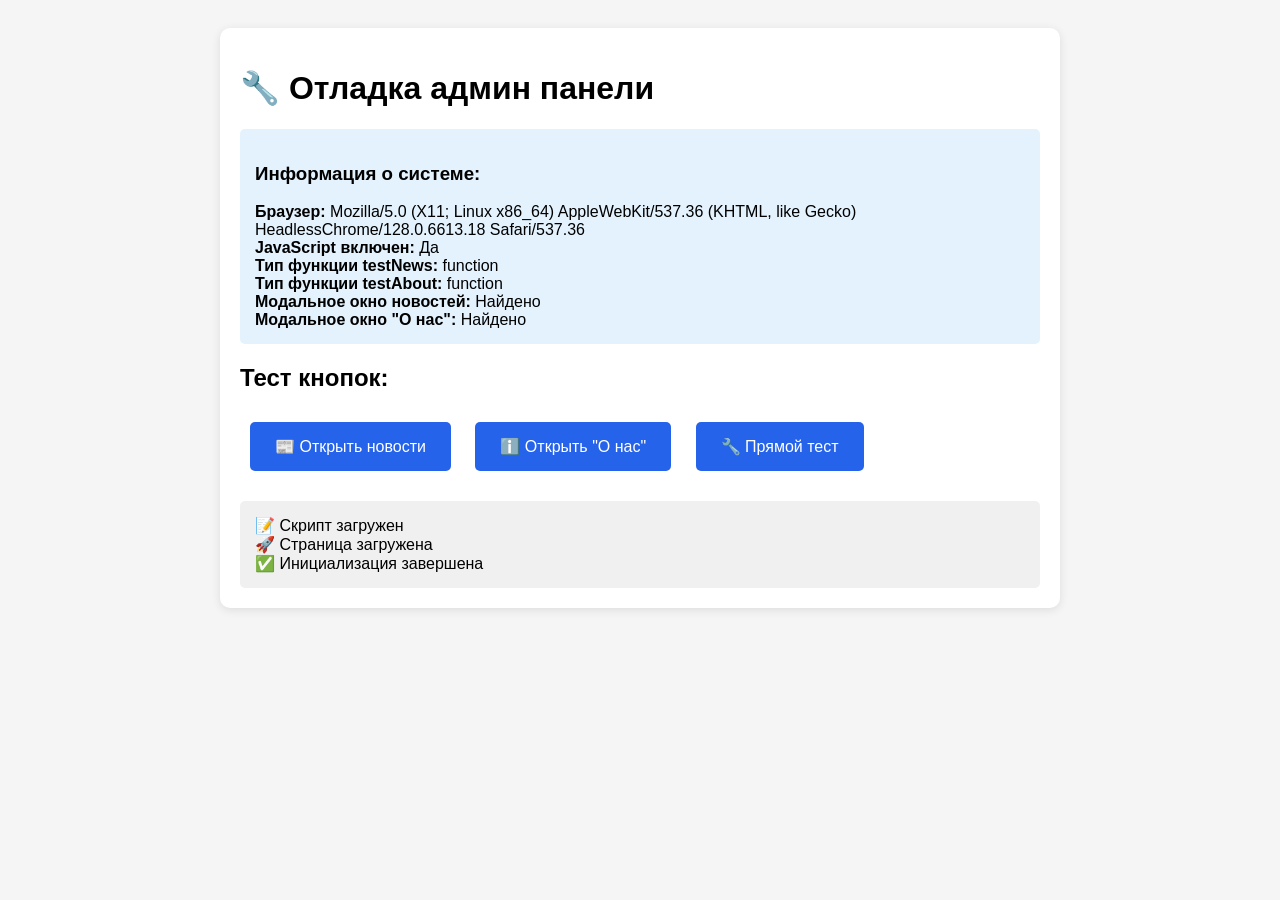
<file: gorki-led-new/debug-admin.html>
<!DOCTYPE html>
<html lang="ru">
<head>
    <meta charset="UTF-8">
    <meta name="viewport" content="width=device-width, initial-scale=1.0">
    <title>Отладка админ панели</title>
    <style>
        body {
            font-family: Arial, sans-serif;
            padding: 20px;
            background: #f5f5f5;
        }
        .container {
            max-width: 800px;
            margin: 0 auto;
            background: white;
            padding: 20px;
            border-radius: 10px;
            box-shadow: 0 2px 10px rgba(0,0,0,0.1);
        }
        button {
            margin: 10px;
            padding: 15px 25px;
            background: #2563eb;
            color: white;
            border: none;
            border-radius: 5px;
            cursor: pointer;
            font-size: 16px;
        }
        button:hover {
            background: #1e40af;
        }
        .modal {
            display: none;
            position: fixed;
            top: 0;
            left: 0;
            width: 100%;
            height: 100%;
            background: rgba(0,0,0,0.5);
            z-index: 1000;
        }
        .modal.active {
            display: flex;
            align-items: center;
            justify-content: center;
        }
        .modal-content {
            background: white;
            padding: 30px;
            border-radius: 10px;
            max-width: 600px;
            width: 90%;
            max-height: 80vh;
            overflow-y: auto;
        }
        .modal-header {
            display: flex;
            justify-content: space-between;
            align-items: center;
            margin-bottom: 20px;
            border-bottom: 1px solid #eee;
            padding-bottom: 15px;
        }
        .close-btn {
            background: none;
            border: none;
            font-size: 24px;
            cursor: pointer;
            color: #666;
        }
        .debug-info {
            background: #e3f2fd;
            padding: 15px;
            border-radius: 5px;
            margin: 20px 0;
        }
    </style>
</head>
<body>
    <div class="container">
        <h1>🔧 Отладка админ панели</h1>
        
        <div class="debug-info">
            <h3>Информация о системе:</h3>
            <div id="debug-info"></div>
        </div>
        
        <h2>Тест кнопок:</h2>
        <button onclick="testNews()">📰 Открыть новости</button>
        <button onclick="testAbout()">ℹ️ Открыть "О нас"</button>
        <button onclick="testDirect()">🔧 Прямой тест</button>
        
        <div id="output" style="margin-top: 20px; padding: 15px; background: #f0f0f0; border-radius: 5px;"></div>
    </div>

    <!-- Модальное окно новостей -->
    <div id="newsModal" class="modal">
        <div class="modal-content">
            <div class="modal-header">
                <h2>📰 Управление новостями</h2>
                <button class="close-btn" onclick="closeNewsModal()">&times;</button>
            </div>
            <div class="modal-body">
                <p>Это модальное окно для управления новостями.</p>
                <p>Если вы видите это окно, значит JavaScript работает правильно!</p>
            </div>
        </div>
    </div>

    <!-- Модальное окно "О нас" -->
    <div id="aboutModal" class="modal">
        <div class="modal-content">
            <div class="modal-header">
                <h2>ℹ️ Управление разделом "О нас"</h2>
                <button class="close-btn" onclick="closeAboutModal()">&times;</button>
            </div>
            <div class="modal-body">
                <p>Это модальное окно для управления разделом "О нас".</p>
                <p>Если вы видите это окно, значит JavaScript работает правильно!</p>
            </div>
        </div>
    </div>

    <script>
        // Глобальные переменные для отладки
        window.DEBUG = true;
        
        function log(message) {
            if (window.DEBUG) {
                console.log('[DEBUG]', message);
                const output = document.getElementById('output');
                output.innerHTML += '<div>' + message + '</div>';
            }
        }
        
        function testNews() {
            log('🔄 Нажата кнопка "Тест новостей"');
            try {
                const modal = document.getElementById('newsModal');
                if (modal) {
                    log('✅ Модальное окно новостей найдено');
                    modal.classList.add('active');
                    log('✅ Модальное окно новостей открыто');
                } else {
                    log('❌ Модальное окно новостей НЕ найдено');
                }
            } catch (error) {
                log('❌ Ошибка: ' + error.message);
            }
        }
        
        function testAbout() {
            log('🔄 Нажата кнопка "Тест О нас"');
            try {
                const modal = document.getElementById('aboutModal');
                if (modal) {
                    log('✅ Модальное окно "О нас" найдено');
                    modal.classList.add('active');
                    log('✅ Модальное окно "О нас" открыто');
                } else {
                    log('❌ Модальное окно "О нас" НЕ найдено');
                }
            } catch (error) {
                log('❌ Ошибка: ' + error.message);
            }
        }
        
        function testDirect() {
            log('🔄 Прямой тест JavaScript');
            try {
                alert('✅ JavaScript работает! Кнопки реагируют на нажатия.');
                log('✅ Alert показан успешно');
            } catch (error) {
                log('❌ Ошибка в alert: ' + error.message);
            }
        }
        
        function closeNewsModal() {
            log('🔄 Закрытие модального окна новостей');
            const modal = document.getElementById('newsModal');
            if (modal) {
                modal.classList.remove('active');
                log('✅ Модальное окно новостей закрыто');
            }
        }
        
        function closeAboutModal() {
            log('🔄 Закрытие модального окна "О нас"');
            const modal = document.getElementById('aboutModal');
            if (modal) {
                modal.classList.remove('active');
                log('✅ Модальное окно "О нас" закрыто');
            }
        }
        
        // Инициализация при загрузке страницы
        document.addEventListener('DOMContentLoaded', function() {
            log('🚀 Страница загружена');
            
            // Показываем информацию о браузере
            const debugInfo = document.getElementById('debug-info');
            debugInfo.innerHTML = `
                <div><strong>Браузер:</strong> ${navigator.userAgent}</div>
                <div><strong>JavaScript включен:</strong> ${typeof window !== 'undefined' ? 'Да' : 'Нет'}</div>
                <div><strong>Тип функции testNews:</strong> ${typeof testNews}</div>
                <div><strong>Тип функции testAbout:</strong> ${typeof testAbout}</div>
                <div><strong>Модальное окно новостей:</strong> ${document.getElementById('newsModal') ? 'Найдено' : 'Не найдено'}</div>
                <div><strong>Модальное окно "О нас":</strong> ${document.getElementById('aboutModal') ? 'Найдено' : 'Не найдено'}</div>
            `;
            
            log('✅ Инициализация завершена');
        });
        
        // Закрытие модальных окон по клику на фон
        document.addEventListener('click', function(e) {
            if (e.target.classList.contains('modal')) {
                e.target.classList.remove('active');
                log('🔄 Модальное окно закрыто по клику на фон');
            }
        });
        
        log('📝 Скрипт загружен');
    </script>
</body>
</html>
</file>
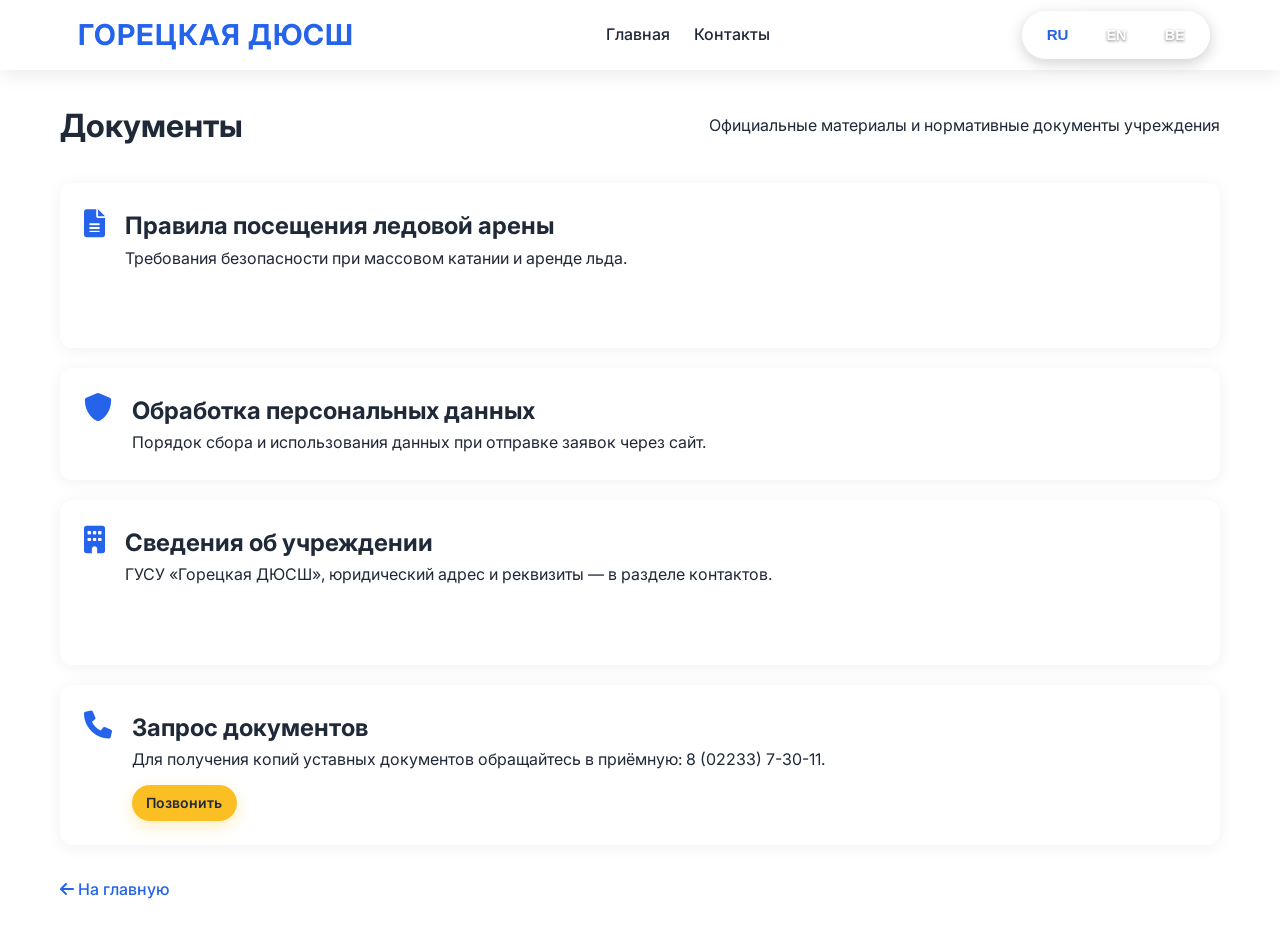
<file: gorki-led-new/documents.html>
<!DOCTYPE html>
<html lang="ru">
<head>
    <meta charset="UTF-8">
    <meta name="viewport" content="width=device-width, initial-scale=1.0">
    <title>Документы — Горецкая ДЮСШ</title>
    <meta name="description" content="Официальные документы Горецкой детско-юношеской спортивной школы: правила посещения, политика персональных данных.">
    <link rel="stylesheet" href="style.css">
    <link href="https://fonts.googleapis.com/css2?family=Inter:wght@300;400;500;600;700&display=swap" rel="stylesheet">
    <link rel="stylesheet" href="https://cdnjs.cloudflare.com/ajax/libs/font-awesome/6.0.0/css/all.min.css">
    <script src="translations.js"></script>
    <script src="translations-content.js"></script>
</head>
<body class="documents-page">
    <nav class="navbar">
        <div class="nav-container">
            <div class="nav-logo">
                <h2><i class="fas fa-hockey-sticks"></i> <a href="index.html" class="logo-link">ГОРЕЦКАЯ ДЮСШ</a></h2>
            </div>
            <ul class="nav-menu">
                <li><a href="index.html" data-translate="nav-home">Главная</a></li>
                <li><a href="index.html#contacts" data-translate="nav-contacts">Контакты</a></li>
            </ul>
            <div class="nav-controls">
                <div class="language-switcher">
                    <button class="lang-btn active" data-lang="ru">RU</button>
                    <button class="lang-btn" data-lang="en">EN</button>
                    <button class="lang-btn" data-lang="be">BE</button>
                </div>
                <div class="nav-toggle"><span></span><span></span><span></span></div>
            </div>
        </div>
    </nav>

    <main class="documents-main">
        <div class="container">
            <div class="section-header">
                <h1 data-translate="docs-page-title">Документы</h1>
                <p data-translate="docs-page-lead">Официальные материалы и нормативные документы учреждения</p>
            </div>

            <div class="documents-list">
                <article class="document-card">
                    <i class="fas fa-file-alt"></i>
                    <div>
                        <h2 data-translate="docs-rules-title">Правила посещения ледовой арены</h2>
                        <p data-translate="docs-rules-desc">Требования безопасности при массовом катании и аренде льда.</p>
                        <a href="index.html#facilities" class="btn btn-secondary btn-sm" data-translate="docs-link-prices">Тарифы и услуги</a>
                    </div>
                </article>
                <article class="document-card">
                    <i class="fas fa-shield-alt"></i>
                    <div>
                        <h2 data-translate="docs-privacy-title">Обработка персональных данных</h2>
                        <p data-translate="docs-privacy-desc">Порядок сбора и использования данных при отправке заявок через сайт.</p>
                    </div>
                </article>
                <article class="document-card">
                    <i class="fas fa-building"></i>
                    <div>
                        <h2 data-translate="docs-charter-title">Сведения об учреждении</h2>
                        <p data-translate="docs-charter-desc">ГУСУ «Горецкая ДЮСШ», юридический адрес и реквизиты — в разделе контактов.</p>
                        <a href="index.html#contacts" class="btn btn-secondary btn-sm" data-translate="docs-link-contacts">Контакты и реквизиты</a>
                    </div>
                </article>
                <article class="document-card">
                    <i class="fas fa-phone"></i>
                    <div>
                        <h2 data-translate="docs-request-title">Запрос документов</h2>
                        <p data-translate="docs-request-desc">Для получения копий уставных документов обращайтесь в приёмную: 8 (02233) 7-30-11.</p>
                        <a href="tel:+375223373011" class="btn btn-primary btn-sm" data-translate="mobile-call">Позвонить</a>
                    </div>
                </article>
            </div>

            <p class="documents-back"><a href="index.html"><i class="fas fa-arrow-left"></i> <span data-translate="docs-back-home">На главную</span></a></p>
        </div>
    </main>

    <div class="mobile-action-bar" id="mobileActionBar" aria-label="Быстрые действия">
        <a href="tel:+375223373011" class="mobile-action-btn mobile-action-call">
            <i class="fas fa-phone"></i>
            <span data-translate="mobile-call">Позвонить</span>
        </a>
        <a href="index.html#visitor" class="mobile-action-btn mobile-action-book">
            <i class="fas fa-calendar-check"></i>
            <span data-translate="mobile-booking">Записаться</span>
        </a>
    </div>

    <script src="script.js"></script>
    <script>
        document.addEventListener('DOMContentLoaded', function () {
            const lang = localStorage.getItem('selectedLanguage') || 'ru';
            if (typeof switchLanguage === 'function') switchLanguage(lang);
            document.querySelectorAll('.lang-btn').forEach(function (btn) {
                btn.addEventListener('click', function () {
                    switchLanguage(btn.getAttribute('data-lang'));
                });
            });
        });
    </script>
</body>
</html>
</file>
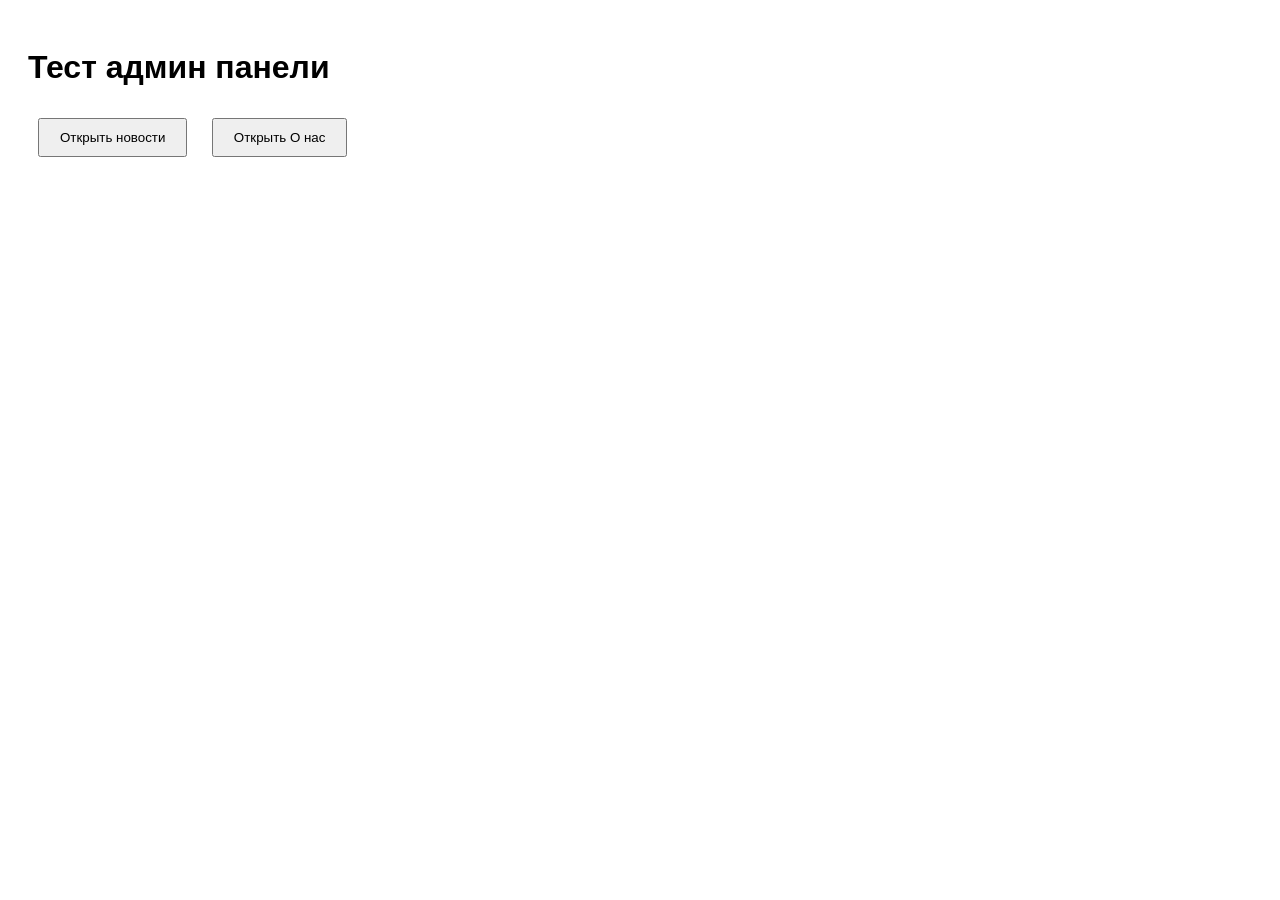
<file: gorki-led-new/test-admin.html>
<!DOCTYPE html>
<html lang="ru">
<head>
    <meta charset="UTF-8">
    <meta name="viewport" content="width=device-width, initial-scale=1.0">
    <title>Тест админ панели</title>
    <style>
        body { font-family: Arial, sans-serif; padding: 20px; }
        button { margin: 10px; padding: 10px 20px; cursor: pointer; }
        .modal { display: none; position: fixed; top: 0; left: 0; width: 100%; height: 100%; background: rgba(0,0,0,0.5); z-index: 1000; }
        .modal.active { display: flex; align-items: center; justify-content: center; }
        .modal-content { background: white; padding: 20px; border-radius: 8px; max-width: 500px; }
        .modal-header { display: flex; justify-content: space-between; align-items: center; margin-bottom: 20px; }
        .modal-close { background: none; border: none; font-size: 20px; cursor: pointer; }
    </style>
</head>
<body>
    <h1>Тест админ панели</h1>
    
    <button onclick="openNewsModal()">Открыть новости</button>
    <button onclick="openAboutModal()">Открыть О нас</button>
    
    <div id="newsModal" class="modal">
        <div class="modal-content">
            <div class="modal-header">
                <h3>Управление новостями</h3>
                <button class="modal-close" onclick="closeNewsModal()">×</button>
            </div>
            <div class="modal-body">
                <p>Это модальное окно новостей</p>
            </div>
        </div>
    </div>
    
    <div id="aboutModal" class="modal">
        <div class="modal-content">
            <div class="modal-header">
                <h3>Управление разделом "О нас"</h3>
                <button class="modal-close" onclick="closeAboutModal()">×</button>
            </div>
            <div class="modal-body">
                <p>Это модальное окно "О нас"</p>
            </div>
        </div>
    </div>

    <script>
        console.log('Загрузка тестовой страницы...');
        
        function openNewsModal() {
            console.log('Вызвана функция openNewsModal');
            document.getElementById('newsModal').classList.add('active');
        }
        
        function closeNewsModal() {
            console.log('Вызвана функция closeNewsModal');
            document.getElementById('newsModal').classList.remove('active');
        }
        
        function openAboutModal() {
            console.log('Вызвана функция openAboutModal');
            document.getElementById('aboutModal').classList.add('active');
        }
        
        function closeAboutModal() {
            console.log('Вызвана функция closeAboutModal');
            document.getElementById('aboutModal').classList.remove('active');
        }
        
        console.log('Функции определены');
        
        document.addEventListener('DOMContentLoaded', function() {
            console.log('DOM загружен');
        });
    </script>
</body>
</html>
</file>
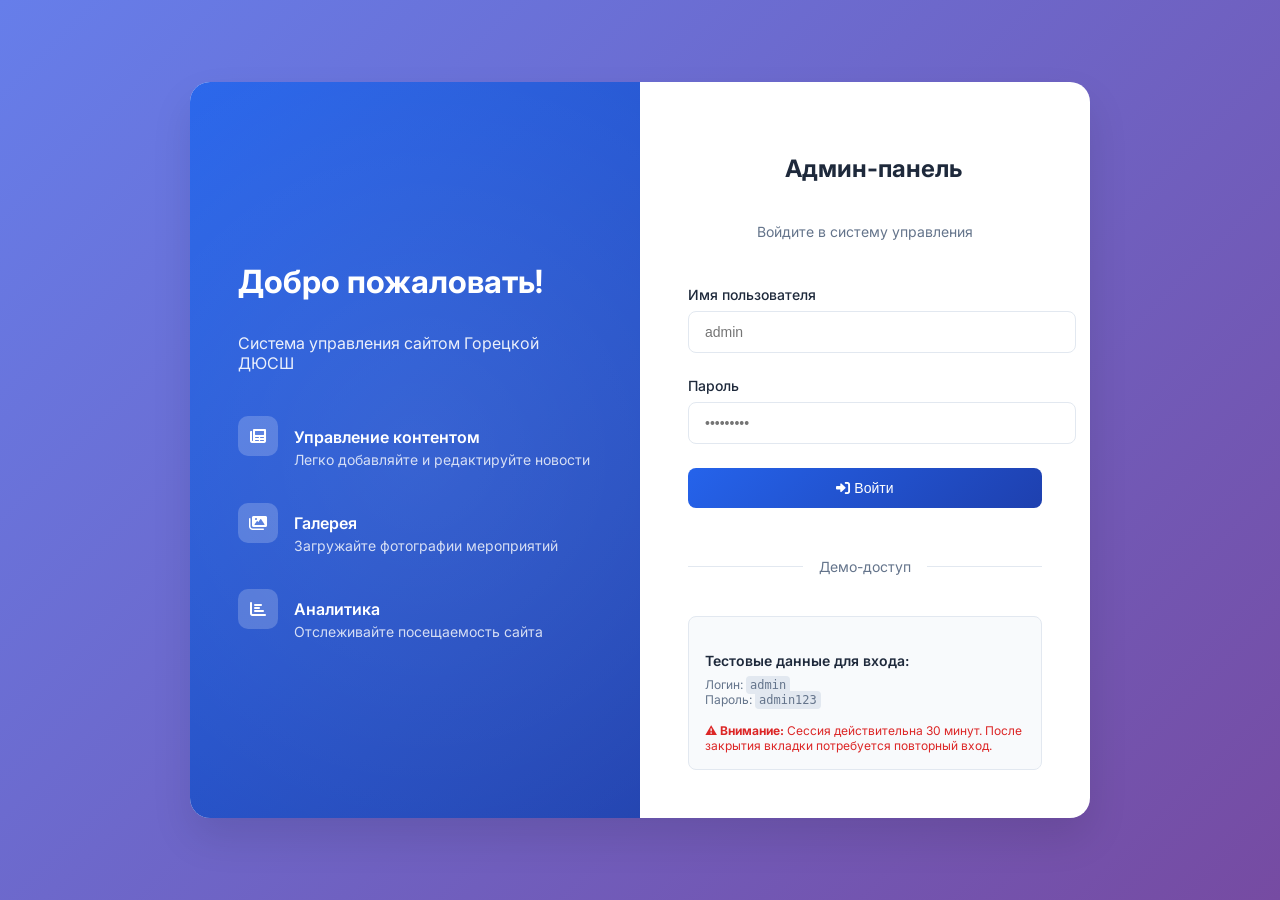
<file: gorki-led-new/admin/index-fixed.html>
<!DOCTYPE html>
<html lang="ru">
<head>
    <meta charset="UTF-8">
    <meta name="viewport" content="width=device-width, initial-scale=1.0">
    <title>Административная панель - Горецкая ДЮСШ</title>
    <link href="https://fonts.googleapis.com/css2?family=Inter:wght@300;400;500;600;700&display=swap" rel="stylesheet">
    <link rel="stylesheet" href="https://cdnjs.cloudflare.com/ajax/libs/font-awesome/6.0.0/css/all.min.css">
    <style>
        * {
            margin: 0;
            padding: 0;
            box-sizing: border-box;
        }

        body {
            font-family: 'Inter', sans-serif;
            background: linear-gradient(135deg, #667eea 0%, #764ba2 100%);
            min-height: 100vh;
            display: flex;
            align-items: center;
            justify-content: center;
            padding: 2rem 1rem;
        }

        .admin-container {
            background: rgba(255, 255, 255, 0.96);
            border: 1px solid rgba(255, 255, 255, 0.7);
            border-radius: 24px;
            box-shadow: 0 30px 60px rgba(15, 23, 42, 0.18);
            backdrop-filter: blur(6px);
            padding: 3rem;
            max-width: 1080px;
            width: min(1080px, 100%);
            text-align: left;
        }

        .admin-header {
            margin-bottom: 2.5rem;
            border-bottom: 1px solid #e2e8f0;
            padding-bottom: 1.25rem;
        }

        .admin-logo {
            display: flex;
            align-items: center;
            justify-content: flex-start;
            gap: 1rem;
            margin-bottom: 1rem;
        }

        .admin-logo i {
            font-size: 3rem;
            color: #2563eb;
        }

        .admin-logo h1 {
            font-size: 2rem;
            font-weight: 700;
            color: #1e293b;
        }

        .admin-subtitle {
            color: #64748b;
            font-size: 1rem;
            margin-bottom: 0;
        }

        .admin-actions {
            display: grid;
            grid-template-columns: repeat(auto-fit, minmax(190px, 1fr));
            gap: 0.75rem;
            margin-bottom: 2rem;
        }

        .admin-btn {
            display: inline-flex;
            align-items: center;
            justify-content: center;
            gap: 0.5rem;
            padding: 0.75rem 1.5rem;
            background: linear-gradient(135deg, #2563eb, #1e40af);
            color: white;
            border: none;
            border-radius: 8px;
            font-weight: 500;
            cursor: pointer;
            transition: all 0.3s ease;
            text-decoration: none;
        }

        .admin-btn:hover {
            transform: translateY(-2px);
            box-shadow: 0 8px 18px rgba(37, 99, 235, 0.28);
        }

        .admin-btn.secondary {
            background: #64748b;
        }

        .admin-btn.secondary:hover {
            box-shadow: 0 4px 12px rgba(100, 116, 139, 0.3);
        }

        .admin-status {
            display: flex;
            flex-wrap: wrap;
            gap: 0.5rem;
            margin: 0.75rem 0 0.25rem;
        }

        .status-chip {
            display: inline-flex;
            align-items: center;
            gap: 0.375rem;
            font-size: 0.8rem;
            font-weight: 600;
            color: #0f766e;
            background: #ccfbf1;
            border: 1px solid #99f6e4;
            border-radius: 999px;
            padding: 0.3rem 0.65rem;
        }

        .logout-btn {
            position: absolute;
            top: 2rem;
            right: 2rem;
            background: rgba(255, 255, 255, 0.2);
            border: 1px solid rgba(255, 255, 255, 0.3);
            color: white;
            padding: 0.5rem 1rem;
            border-radius: 8px;
            cursor: pointer;
            transition: all 0.3s ease;
            text-decoration: none;
            display: inline-flex;
            align-items: center;
            gap: 0.5rem;
        }

        .logout-btn:hover {
            background: rgba(255, 255, 255, 0.3);
        }

        /* Стили для модального окна */
        .modal {
            display: none;
            position: fixed;
            z-index: 1000;
            left: 0;
            top: 0;
            width: 100%;
            height: 100%;
            background-color: rgba(0, 0, 0, 0.5);
            backdrop-filter: blur(5px);
        }

        .modal.active {
            display: flex;
            align-items: center;
            justify-content: center;
        }

        .modal-content {
            background: white;
            border-radius: 16px;
            width: 90%;
            max-width: 900px;
            max-height: 90vh;
            overflow: hidden;
            box-shadow: 0 25px 50px rgba(0, 0, 0, 0.2);
            display: flex;
            flex-direction: column;
        }

        .modal-header {
            padding: 1.5rem;
            border-bottom: 1px solid #e2e8f0;
            display: flex;
            justify-content: space-between;
            align-items: center;
            background: #f8fafc;
        }

        .modal-header h3 {
            margin: 0;
            color: #1e293b;
            font-size: 1.25rem;
            display: flex;
            align-items: center;
            gap: 0.5rem;
        }

        .modal-close {
            background: none;
            border: none;
            font-size: 1.25rem;
            color: #64748b;
            cursor: pointer;
            padding: 0.5rem;
            border-radius: 8px;
            transition: all 0.3s ease;
        }

        .modal-close:hover {
            background: #e2e8f0;
            color: #1e293b;
        }

        .modal-body {
            padding: 1.5rem;
            overflow-y: auto;
            flex: 1;
        }

        .modal-footer {
            padding: 1.5rem;
            border-top: 1px solid #e2e8f0;
            display: flex;
            gap: 1rem;
            justify-content: flex-end;
            background: #f8fafc;
        }

        .modal-body label {
            display: block !important;
            margin-bottom: 0.5rem !important;
            font-weight: 600 !important;
            color: #334155 !important;
            font-size: 0.9rem;
        }

        .modal-body input[type="text"],
        .modal-body textarea,
        .modal-body select {
            width: 100% !important;
            padding: 0.65rem 0.75rem !important;
            border: 1px solid #cbd5e1 !important;
            border-radius: 8px !important;
            font: inherit;
        }

        .modal-body input[type="text"]:focus,
        .modal-body textarea:focus,
        .modal-body select:focus {
            border-color: #3b82f6 !important;
            box-shadow: 0 0 0 3px rgba(59, 130, 246, 0.14);
            outline: none;
        }

        .modal-footer {
            flex-wrap: wrap;
        }

        .modal-footer .admin-btn {
            min-width: 170px;
        }

        .debug-section {
            background: #f0f9ff;
            border: 1px solid #0ea5e9;
            border-radius: 8px;
            padding: 1rem;
            margin: 1rem 0;
        }

        .debug-section h4 {
            color: #0ea5e9;
            margin-bottom: 0.5rem;
        }

        .debug-output {
            background: #f8fafc;
            border: 1px solid #e2e8f0;
            border-radius: 4px;
            padding: 0.5rem;
            font-family: monospace;
            font-size: 0.875rem;
            margin-top: 0.5rem;
            max-height: 200px;
            overflow-y: auto;
        }

        @media (max-width: 768px) {
            .admin-container {
                padding: 2rem;
                margin: 0.5rem;
            }
            
            .admin-actions {
                grid-template-columns: 1fr;
            }

            .modal-content {
                width: 96%;
                max-height: 94vh;
            }

            .modal-header,
            .modal-body,
            .modal-footer {
                padding: 1rem;
            }

            .modal-footer .admin-btn {
                min-width: 0;
                flex: 1;
            }
        }

        /* ===== Полный редизайн: светлая тема ===== */
        :root {
            --bg-main: #f3f6fb;
            --surface: #ffffff;
            --text-main: #0f172a;
            --text-muted: #64748b;
            --primary: #2563eb;
            --primary-hover: #1d4ed8;
            --border: #dbe6f2;
        }

        body {
            background: radial-gradient(circle at 10% 0%, #e9f1ff 0%, var(--bg-main) 45%, #edf2f8 100%) !important;
            color: var(--text-main);
            align-items: flex-start !important;
        }

        .logout-btn {
            background: var(--surface) !important;
            color: #1e40af !important;
            border: 1px solid #bfdbfe !important;
        }

        .admin-container {
            margin-top: 3.5rem;
            background: var(--surface) !important;
            border: 1px solid var(--border) !important;
            box-shadow: 0 24px 50px rgba(15, 23, 42, 0.1) !important;
        }

        .admin-header {
            background: linear-gradient(180deg, #f8fbff 0%, #ffffff 100%);
            border-radius: 16px;
            padding: 1.25rem 1.25rem 1rem;
            border: 1px solid #e4edf8;
        }

        .admin-logo i {
            width: 54px;
            height: 54px;
            display: inline-flex;
            align-items: center;
            justify-content: center;
            border-radius: 14px;
            font-size: 1.7rem !important;
            color: #2563eb !important;
            background: #dbeafe;
        }

        .admin-logo h1 {
            font-size: 1.75rem !important;
            letter-spacing: -0.02em;
        }

        .admin-subtitle {
            color: var(--text-muted) !important;
            font-size: 0.95rem !important;
        }

        .admin-btn {
            background: linear-gradient(135deg, var(--primary), #1e40af) !important;
            border: 1px solid transparent !important;
            border-radius: 10px !important;
            font-weight: 600 !important;
        }

        .admin-btn:hover {
            background: linear-gradient(135deg, var(--primary-hover), #1e3a8a) !important;
            box-shadow: 0 10px 16px rgba(37, 99, 235, 0.22) !important;
            transform: translateY(-1px) !important;
        }

        .admin-btn.secondary {
            background: #eef2f7 !important;
            color: #334155 !important;
            border-color: #d8e1ec !important;
        }

        .admin-info {
            background: linear-gradient(180deg, #f7fbff 0%, #f9fffc 100%) !important;
            border: 1px solid #cfe7da !important;
        }

        .status-chip {
            background: #e6f7ef !important;
            border-color: #b7ebd0 !important;
            color: #166534 !important;
        }

        .modal {
            background: rgba(15, 23, 42, 0.35) !important;
            backdrop-filter: blur(7px) !important;
        }

        .modal-content {
            border: 1px solid #dbe7f5;
            background: #ffffff !important;
            border-radius: 18px !important;
            box-shadow: 0 28px 70px rgba(15, 23, 42, 0.2) !important;
        }

        .modal-header {
            background: linear-gradient(180deg, #f8fbff 0%, #f3f8ff 100%) !important;
            border-bottom-color: #dce7f4 !important;
        }

        .modal-header h3 {
            color: #1e3a8a !important;
            font-weight: 700 !important;
        }

        .modal-body {
            background: #fbfdff;
        }

        .modal-footer {
            background: #f7faff !important;
            border-top-color: #dde8f4 !important;
        }
    </style>
</head>
<body>
    <a href="../index.html" class="logout-btn">
        <i class="fas fa-arrow-left"></i>
        На сайт
    </a>

    <div class="admin-container">
        <div class="admin-header">
            <div class="admin-logo">
                <i class="fas fa-hockey-sticks"></i>
                <h1>Административная панель</h1>
            </div>
            <p class="admin-subtitle">Система управления сайтом Горецкой ДЮСШ</p>
            <div class="admin-status">
                <span class="status-chip"><i class="fas fa-shield-alt"></i> Режим администратора</span>
                <span class="status-chip"><i class="fas fa-check-circle"></i> Панель активна</span>
            </div>
        </div>

        <div class="admin-actions">
            <button class="admin-btn" onclick="openNewsModal()">
                <i class="fas fa-newspaper"></i>
                Управление новостями
            </button>
            <button class="admin-btn" onclick="openAboutModal()">
                <i class="fas fa-info-circle"></i>
                О нас
            </button>
            <button class="admin-btn" onclick="openGalleryModal()">
                <i class="fas fa-images"></i>
                Галерея
            </button>
            <button class="admin-btn" onclick="openPricesModal()">
                <i class="fas fa-dollar-sign"></i>
                Цены
            </button>
            <button class="admin-btn" onclick="openContactsModal()">
                <i class="fas fa-address-book"></i>
                Контакты
            </button>
        </div>

        <div class="debug-section">
            <h4>🔧 Диагностика</h4>
            <button class="admin-btn" onclick="testAllFunctions()">Проверить все функции</button>
            <div id="debug-output" class="debug-output"></div>
        </div>

        <div class="admin-info">
            <h4>🎉 Добро пожаловать в административную панель!</h4>
            <p>
                Вы успешно вошли в систему управления сайтом. Здесь вы можете управлять контентом, 
                загружать фотографии, обновлять цены и редактировать контактную информацию.
            </p>
            <p>
                <strong>Текущий пользователь:</strong> Администратор<br>
                <strong>Время входа:</strong> <span id="login-time"></span>
            </p>
        </div>
    </div>

    <!-- Модальное окно новостей -->
    <div id="newsModal" class="modal">
        <div class="modal-content">
            <div class="modal-header">
                <h3><i class="fas fa-newspaper"></i> Управление новостями</h3>
                <button class="modal-close" onclick="closeNewsModal()">
                    <i class="fas fa-times"></i>
                </button>
            </div>
            
            <div class="modal-body">
                <h4>Добавить новость</h4>
                <form id="newsForm">
                    <div style="margin-bottom: 1rem;">
                        <label style="display: block; margin-bottom: 0.5rem; font-weight: 500;">Заголовок</label>
                        <input type="text" id="newsTitle" style="width: 100%; padding: 0.5rem; border: 1px solid #e2e8f0; border-radius: 4px;" required>
                    </div>
                    <div style="margin-bottom: 1rem;">
                        <label style="display: block; margin-bottom: 0.5rem; font-weight: 500;">Содержание</label>
                        <textarea id="newsContent" rows="4" style="width: 100%; padding: 0.5rem; border: 1px solid #e2e8f0; border-radius: 4px; resize: vertical;" required></textarea>
                    </div>
                    <div style="margin-bottom: 1rem;">
                        <label style="display: block; margin-bottom: 0.5rem; font-weight: 500;">Краткое описание</label>
                        <input type="text" id="newsExcerpt" style="width: 100%; padding: 0.5rem; border: 1px solid #e2e8f0; border-radius: 4px;">
                    </div>
                    <div style="display: flex; gap: 0.5rem;">
                        <button type="submit" class="admin-btn">
                            <i class="fas fa-plus"></i>
                            Добавить новость
                        </button>
                    </div>
                </form>
                
                <div style="margin-top: 2rem;">
                    <h4>Существующие новости</h4>
                    <div id="newsList" style="max-height: 300px; overflow-y: auto;">
                        <p style="text-align: center; color: #64748b; padding: 2rem;">Новостей пока нет</p>
                    </div>
                </div>
            </div>
            
            <div class="modal-footer">
                <button class="admin-btn secondary" onclick="closeNewsModal()">
                    <i class="fas fa-times"></i>
                    Закрыть
                </button>
                <button class="admin-btn" onclick="saveAllNews()">
                    <i class="fas fa-save"></i>
                    Сохранить изменения
                </button>
            </div>
        </div>
    </div>

    <!-- Модальное окно "О нас" -->
    <div id="aboutModal" class="modal">
        <div class="modal-content">
            <div class="modal-header">
                <h3><i class="fas fa-info-circle"></i> Управление разделом "О нас"</h3>
                <button class="modal-close" onclick="closeAboutModal()">
                    <i class="fas fa-times"></i>
                </button>
            </div>
            
            <div class="modal-body">
                <h4>Редактирование информации о спортивной школе</h4>
                <form id="aboutForm">
                    <div style="margin-bottom: 1rem;">
                        <label style="display: block; margin-bottom: 0.5rem; font-weight: 500;">Заголовок раздела</label>
                        <input type="text" id="aboutTitle" style="width: 100%; padding: 0.5rem; border: 1px solid #e2e8f0; border-radius: 4px;" required>
                    </div>
                    <div style="margin-bottom: 1rem;">
                        <label style="display: block; margin-bottom: 0.5rem; font-weight: 500;">Подзаголовок</label>
                        <input type="text" id="aboutSubtitle" style="width: 100%; padding: 0.5rem; border: 1px solid #e2e8f0; border-radius: 4px;" required>
                    </div>
                    <div style="margin-bottom: 1rem;">
                        <label style="display: block; margin-bottom: 0.5rem; font-weight: 500;">Основное описание</label>
                        <textarea id="aboutDescription" rows="4" style="width: 100%; padding: 0.5rem; border: 1px solid #e2e8f0; border-radius: 4px; resize: vertical;" required></textarea>
                    </div>
                    
                    <div style="display: flex; gap: 0.5rem;">
                        <button type="submit" class="admin-btn">
                            <i class="fas fa-save"></i>
                            Сохранить изменения
                        </button>
                    </div>
                </form>
            </div>
            
            <div class="modal-footer">
                <button class="admin-btn secondary" onclick="closeAboutModal()">
                    <i class="fas fa-times"></i>
                    Закрыть
                </button>
            </div>
        </div>
    </div>

    <!-- Модальное окно галереи -->
    <div id="galleryModal" class="modal">
        <div class="modal-content">
            <div class="modal-header">
                <h3><i class="fas fa-images"></i> Управление галереей</h3>
                <button class="modal-close" onclick="closeGalleryModal()">
                    <i class="fas fa-times"></i>
                </button>
            </div>
            
            <div class="modal-body">
                <p>Функционал галереи в разработке...</p>
            </div>
            
            <div class="modal-footer">
                <button class="admin-btn secondary" onclick="closeGalleryModal()">
                    <i class="fas fa-times"></i>
                    Закрыть
                </button>
            </div>
        </div>
    </div>

    <!-- Модальное окно цен -->
    <div id="pricesModal" class="modal">
        <div class="modal-content">
            <div class="modal-header">
                <h3><i class="fas fa-dollar-sign"></i> Управление ценами</h3>
                <button class="modal-close" onclick="closePricesModal()">
                    <i class="fas fa-times"></i>
                </button>
            </div>
            
            <div class="modal-body">
                <p>Функционал цен в разработке...</p>
            </div>
            
            <div class="modal-footer">
                <button class="admin-btn secondary" onclick="closePricesModal()">
                    <i class="fas fa-times"></i>
                    Закрыть
                </button>
            </div>
        </div>
    </div>

    <!-- Модальное окно контактов -->
    <div id="contactsModal" class="modal">
        <div class="modal-content">
            <div class="modal-header">
                <h3><i class="fas fa-address-book"></i> Управление контактами</h3>
                <button class="modal-close" onclick="closeContactsModal()">
                    <i class="fas fa-times"></i>
                </button>
            </div>
            
            <div class="modal-body">
                <p>Функционал контактов в разработке...</p>
            </div>
            
            <div class="modal-footer">
                <button class="admin-btn secondary" onclick="closeContactsModal()">
                    <i class="fas fa-times"></i>
                    Закрыть
                </button>
            </div>
        </div>
    </div>

    <script>
        // Глобальные переменные
        let newsItems = [];
        let aboutData = {};

        // Функция для вывода отладочной информации
        function debug(message) {
            console.log('[DEBUG]', message);
            const output = document.getElementById('debug-output');
            if (output) {
                output.innerHTML += '<div>' + new Date().toLocaleTimeString() + ': ' + message + '</div>';
                output.scrollTop = output.scrollHeight;
            }
        }

        // Проверка аутентификации
        function checkAuth() {
            const token = sessionStorage.getItem('adminToken');
            if (token !== 'demo-token') {
                debug('Токен не найден или недействителен, перенаправляем на вход');
                window.location.href = 'login.html';
                return false;
            }
            return true;
        }

        // Установка времени входа
        function setLoginTime() {
            const now = new Date();
            const timeString = now.toLocaleString('ru-RU', {
                day: 'numeric',
                month: 'long',
                year: 'numeric',
                hour: '2-digit',
                minute: '2-digit'
            });
            const timeElement = document.getElementById('login-time');
            if (timeElement) {
                timeElement.textContent = timeString;
            }
        }

        // Управление новостями
        function openNewsModal() {
            debug('openNewsModal вызвана');
            const modal = document.getElementById('newsModal');
            if (modal) {
                modal.classList.add('active');
                loadNewsFromStorage();
                renderNews();
                debug('Модальное окно новостей открыто');
            } else {
                debug('ОШИБКА: Модальное окно новостей не найдено');
            }
        }

        function closeNewsModal() {
            debug('closeNewsModal вызвана');
            const modal = document.getElementById('newsModal');
            if (modal) {
                modal.classList.remove('active');
                debug('Модальное окно новостей закрыто');
            }
        }

        function loadNewsFromStorage() {
            const stored = localStorage.getItem('gorkiNews');
            if (stored) {
                newsItems = JSON.parse(stored);
            }
            debug('Загружено новостей: ' + newsItems.length);
        }

        function saveNewsToStorage() {
            localStorage.setItem('gorkiNews', JSON.stringify(newsItems));
            debug('Новости сохранены в localStorage');
        }

        function renderNews() {
            const newsList = document.getElementById('newsList');
            if (!newsList) return;
            
            if (newsItems.length === 0) {
                newsList.innerHTML = '<p style="text-align: center; color: #64748b; padding: 2rem;">Новостей пока нет</p>';
                return;
            }

            newsList.innerHTML = newsItems.map((news, index) => `
                <div style="border: 1px solid #e2e8f0; border-radius: 8px; padding: 1rem; margin-bottom: 1rem;">
                    <h5 style="margin: 0 0 0.5rem 0; color: #1e293b;">${news.title}</h5>
                    <p style="margin: 0 0 0.5rem 0; color: #64748b; font-size: 0.875rem;">${news.excerpt || 'Нет описания'}</p>
                    <div style="display: flex; justify-content: space-between; align-items: center;">
                        <small style="color: #94a3b8;">${new Date(news.createdAt).toLocaleString('ru-RU')}</small>
                        <button class="admin-btn secondary" style="padding: 0.25rem 0.5rem; font-size: 0.75rem;" onclick="deleteNews(${index})">
                            <i class="fas fa-trash"></i>
                            Удалить
                        </button>
                    </div>
                </div>
            `).join('');
        }

        function deleteNews(index) {
            if (confirm('Удалить эту новость?')) {
                newsItems.splice(index, 1);
                renderNews();
                debug('Новость удалена');
            }
        }

        function saveAllNews() {
            saveNewsToStorage();
            alert('Новости успешно сохранены!');
            closeNewsModal();
        }

        // Управление разделом "О нас"
        function openAboutModal() {
            debug('openAboutModal вызвана');
            const modal = document.getElementById('aboutModal');
            if (modal) {
                modal.classList.add('active');
                loadAboutFromStorage();
                populateAboutForm();
                debug('Модальное окно "О нас" открыто');
            } else {
                debug('ОШИБКА: Модальное окно "О нас" не найдено');
            }
        }

        function closeAboutModal() {
            debug('closeAboutModal вызвана');
            const modal = document.getElementById('aboutModal');
            if (modal) {
                modal.classList.remove('active');
                debug('Модальное окно "О нас" закрыто');
            }
        }

        function loadAboutFromStorage() {
            const stored = localStorage.getItem('gorkiAbout');
            if (stored) {
                aboutData = JSON.parse(stored);
            } else {
                aboutData = {
                    title: 'О нашей спортивной школе',
                    subtitle: 'Лидер в развитии детского и юношеского спорта в регионе',
                    description: 'Государственное учебно-спортивное учреждение "Горецкая детско-юношеская спортивная школа" - это современный спортивный комплекс, предоставляющий возможности для занятия различными видами спорта для детей и молодежи.'
                };
            }
            debug('Данные "О нас" загружены');
        }

        function saveAboutToStorage() {
            localStorage.setItem('gorkiAbout', JSON.stringify(aboutData));
            debug('Данные "О нас" сохранены');
        }

        function populateAboutForm() {
            const titleInput = document.getElementById('aboutTitle');
            const subtitleInput = document.getElementById('aboutSubtitle');
            const descriptionInput = document.getElementById('aboutDescription');
            
            if (titleInput) titleInput.value = aboutData.title || '';
            if (subtitleInput) subtitleInput.value = aboutData.subtitle || '';
            if (descriptionInput) descriptionInput.value = aboutData.description || '';
            
            debug('Форма "О нас" заполнена');
        }

        function saveAboutData() {
            aboutData = {
                title: document.getElementById('aboutTitle').value,
                subtitle: document.getElementById('aboutSubtitle').value,
                description: document.getElementById('aboutDescription').value,
                updatedAt: new Date().toISOString()
            };
            
            saveAboutToStorage();
            alert('Информация о спортивной школе успешно сохранена!');
            closeAboutModal();
        }

        // Управление галереей
        function openGalleryModal() {
            debug('openGalleryModal вызвана');
            const modal = document.getElementById('galleryModal');
            if (modal) {
                modal.classList.add('active');
                debug('Модальное окно галереи открыто');
            }
        }

        function closeGalleryModal() {
            debug('closeGalleryModal вызвана');
            const modal = document.getElementById('galleryModal');
            if (modal) {
                modal.classList.remove('active');
                debug('Модальное окно галереи закрыто');
            }
        }

        // Управление ценами
        function openPricesModal() {
            debug('openPricesModal вызвана');
            const modal = document.getElementById('pricesModal');
            if (modal) {
                modal.classList.add('active');
                debug('Модальное окно цен открыто');
            }
        }

        function closePricesModal() {
            debug('closePricesModal вызвана');
            const modal = document.getElementById('pricesModal');
            if (modal) {
                modal.classList.remove('active');
                debug('Модальное окно цен закрыто');
            }
        }

        // Управление контактами
        function openContactsModal() {
            debug('openContactsModal вызвана');
            const modal = document.getElementById('contactsModal');
            if (modal) {
                modal.classList.add('active');
                debug('Модальное окно контактов открыто');
            }
        }

        function closeContactsModal() {
            debug('closeContactsModal вызвана');
            const modal = document.getElementById('contactsModal');
            if (modal) {
                modal.classList.remove('active');
                debug('Модальное окно контактов закрыто');
            }
        }

        // Тестовая функция
        function testAllFunctions() {
            debug('=== Тест всех функций ===');
            debug('openNewsModal: ' + typeof openNewsModal);
            debug('openAboutModal: ' + typeof openAboutModal);
            debug('openGalleryModal: ' + typeof openGalleryModal);
            debug('openPricesModal: ' + typeof openPricesModal);
            debug('openContactsModal: ' + typeof openContactsModal);
            
            // Проверяем наличие модальных окон
            debug('newsModal: ' + (document.getElementById('newsModal') ? 'Найдено' : 'Не найдено'));
            debug('aboutModal: ' + (document.getElementById('aboutModal') ? 'Найдено' : 'Не найдено'));
            debug('galleryModal: ' + (document.getElementById('galleryModal') ? 'Найдено' : 'Не найдено'));
            debug('pricesModal: ' + (document.getElementById('pricesModal') ? 'Найдено' : 'Не найдено'));
            debug('contactsModal: ' + (document.getElementById('contactsModal') ? 'Найдено' : 'Не найдено'));
        }

        // Закрытие модальных окон по клику на фон
        document.addEventListener('click', function(e) {
            if (e.target.classList.contains('modal')) {
                e.target.classList.remove('active');
            }
        });

        // Закрытие модальных окон по Escape
        document.addEventListener('keydown', function(e) {
            if (e.key === 'Escape') {
                const modals = document.querySelectorAll('.modal.active');
                modals.forEach(modal => modal.classList.remove('active'));
            }
        });

        // Обработка форм
        document.addEventListener('DOMContentLoaded', function() {
            debug('=== ЗАГРУЗКА СТРАНИЦЫ ===');
            
            if (checkAuth()) {
                debug('Аутентификация пройдена');
                setLoginTime();
                
                // Обновление времени каждую минуту
                setInterval(setLoginTime, 60000);
                
                // Обработка формы новостей
                const newsForm = document.getElementById('newsForm');
                if (newsForm) {
                    newsForm.addEventListener('submit', function(e) {
                        e.preventDefault();
                        
                        const title = document.getElementById('newsTitle').value;
                        const content = document.getElementById('newsContent').value;
                        const excerpt = document.getElementById('newsExcerpt').value;
                        
                        if (title && content) {
                            const newsItem = {
                                title,
                                content,
                                excerpt: excerpt || content.substring(0, 100) + '...',
                                createdAt: new Date().toISOString()
                            };
                            
                            newsItems.unshift(newsItem);
                            renderNews();
                            newsForm.reset();
                            
                            debug('Новость добавлена: ' + title);
                        }
                    });
                }
                
                // Обработка формы "О нас"
                const aboutForm = document.getElementById('aboutForm');
                if (aboutForm) {
                    aboutForm.addEventListener('submit', function(e) {
                        e.preventDefault();
                        saveAboutData();
                    });
                }
                
                debug('=== ИНИЦИАЛИЗАЦИЯ ЗАВЕРШЕНА ===');
            } else {
                debug('Аутентификация не пройдена');
            }
        });

        // Делаем функции глобальными для доступа из onclick
        window.openNewsModal = openNewsModal;
        window.openAboutModal = openAboutModal;
        window.openGalleryModal = openGalleryModal;
        window.openPricesModal = openPricesModal;
        window.openContactsModal = openContactsModal;
        window.testAllFunctions = testAllFunctions;
        window.deleteNews = deleteNews;
        window.saveAllNews = saveAllNews;
        window.saveAboutData = saveAboutData;
        
        debug('Скрипт загружен, функции сделаны глобальными');
    </script>
</body>
</html>
</file>
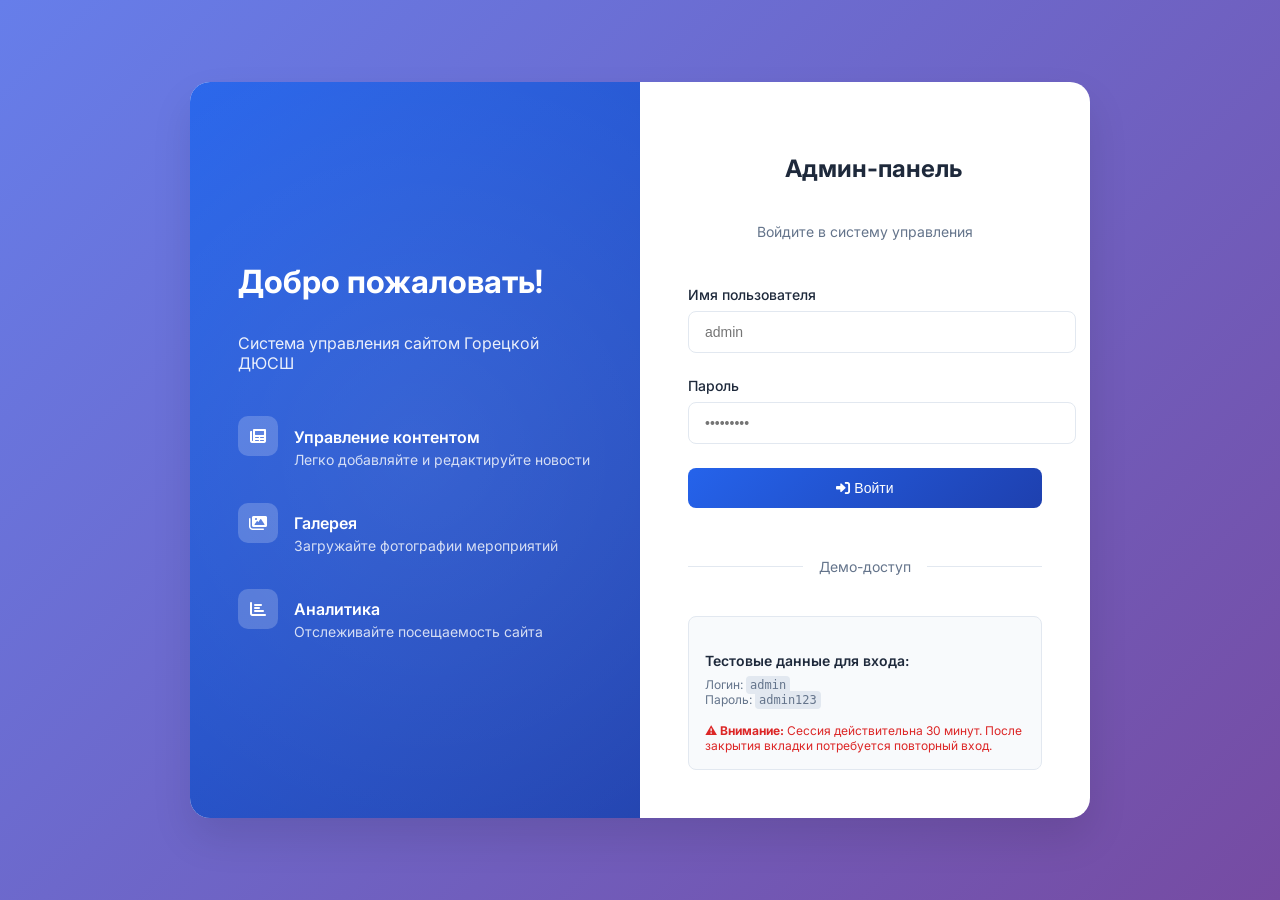
<file: gorki-led-new/admin/index-simple.html>
<!DOCTYPE html>
<html lang="ru">
<head>
    <meta charset="UTF-8">
    <meta name="viewport" content="width=device-width, initial-scale=1.0">
    <title>Административная панель - Горецкая ДЮСШ</title>
    <link href="https://fonts.googleapis.com/css2?family=Inter:wght@300;400;500;600;700&display=swap" rel="stylesheet">
    <link rel="stylesheet" href="https://cdnjs.cloudflare.com/ajax/libs/font-awesome/6.0.0/css/all.min.css">
    <style>
        * {
            margin: 0;
            padding: 0;
            box-sizing: border-box;
        }

        body {
            font-family: 'Inter', sans-serif;
            background: linear-gradient(135deg, #667eea 0%, #764ba2 100%);
            min-height: 100vh;
            display: flex;
            align-items: center;
            justify-content: center;
            padding: 2rem 1rem;
        }

        .admin-container {
            background: rgba(255, 255, 255, 0.96);
            border: 1px solid rgba(255, 255, 255, 0.7);
            border-radius: 24px;
            box-shadow: 0 30px 60px rgba(15, 23, 42, 0.18);
            backdrop-filter: blur(6px);
            padding: 3rem;
            max-width: 1080px;
            width: min(1080px, 100%);
            text-align: left;
        }

        .admin-header {
            margin-bottom: 2.5rem;
            border-bottom: 1px solid #e2e8f0;
            padding-bottom: 1.25rem;
        }

        .admin-logo {
            display: flex;
            align-items: center;
            justify-content: flex-start;
            gap: 1rem;
            margin-bottom: 1rem;
        }

        .admin-logo i {
            font-size: 3rem;
            color: #2563eb;
        }

        .admin-logo h1 {
            font-size: 2rem;
            font-weight: 700;
            color: #1e293b;
        }

        .admin-subtitle {
            color: #64748b;
            font-size: 1rem;
            margin-bottom: 0;
        }

        .admin-features {
            display: grid;
            grid-template-columns: repeat(auto-fit, minmax(200px, 1fr));
            gap: 1rem;
            margin-bottom: 2rem;
        }

        .feature-card {
            background: #f8fafc;
            border: 1px solid #e2e8f0;
            border-radius: 12px;
            padding: 1.5rem;
            text-align: left;
            transition: all 0.3s ease;
            cursor: pointer;
        }

        .feature-card:hover {
            transform: translateY(-5px);
            border-color: #93c5fd;
            box-shadow: 0 12px 28px rgba(37, 99, 235, 0.18);
        }

        .feature-icon {
            width: 60px;
            height: 60px;
            background: linear-gradient(135deg, #2563eb, #1e40af);
            border-radius: 50%;
            display: flex;
            align-items: center;
            justify-content: center;
            margin: 0 0 1rem;
        }

        .feature-icon i {
            color: white;
            font-size: 1.5rem;
        }

        .feature-card h3 {
            margin: 0 0 0.5rem 0;
            color: #1e293b;
            font-size: 1.1rem;
            font-weight: 600;
        }

        .feature-card p {
            margin: 0;
            color: #64748b;
            font-size: 0.9rem;
            line-height: 1.5;
        }

        .admin-actions {
            display: flex;
            gap: 1rem;
            justify-content: center;
            flex-wrap: wrap;
            margin-bottom: 2rem;
        }

        .admin-btn {
            display: inline-flex;
            align-items: center;
            gap: 0.5rem;
            padding: 0.75rem 1.5rem;
            background: linear-gradient(135deg, #2563eb, #1e40af);
            color: white;
            border: none;
            border-radius: 8px;
            font-weight: 500;
            cursor: pointer;
            transition: all 0.3s ease;
            text-decoration: none;
            font-size: 0.9rem;
        }

        .admin-btn:hover {
            transform: translateY(-2px);
            box-shadow: 0 4px 12px rgba(37, 99, 235, 0.3);
        }

        .admin-btn.secondary {
            background: #64748b;
        }

        .admin-btn.secondary:hover {
            box-shadow: 0 4px 12px rgba(100, 116, 139, 0.3);
        }

        .logout-btn {
            position: absolute;
            top: 2rem;
            right: 2rem;
            background: rgba(255, 255, 255, 0.2);
            border: 1px solid rgba(255, 255, 255, 0.3);
            color: white;
            padding: 0.5rem 1rem;
            border-radius: 8px;
            cursor: pointer;
            transition: all 0.3s ease;
            text-decoration: none;
            display: inline-flex;
            align-items: center;
            gap: 0.5rem;
        }

        .logout-btn:hover {
            background: rgba(255, 255, 255, 0.3);
        }

        /* Стили для модального окна */
        .modal {
            display: none;
            position: fixed;
            z-index: 1000;
            left: 0;
            top: 0;
            width: 100%;
            height: 100%;
            background-color: rgba(0, 0, 0, 0.5);
            backdrop-filter: blur(5px);
        }

        .modal.active {
            display: flex;
            align-items: center;
            justify-content: center;
        }

        .modal-content {
            background: white;
            border-radius: 16px;
            width: 90%;
            max-width: 700px;
            max-height: 90vh;
            overflow: hidden;
            box-shadow: 0 25px 50px rgba(0, 0, 0, 0.2);
            display: flex;
            flex-direction: column;
        }

        .modal-header {
            padding: 1.5rem;
            border-bottom: 1px solid #e2e8f0;
            display: flex;
            justify-content: space-between;
            align-items: center;
            background: #f8fafc;
        }

        .modal-header h3 {
            margin: 0;
            color: #1e293b;
            font-size: 1.25rem;
            display: flex;
            align-items: center;
            gap: 0.5rem;
        }

        .modal-close {
            background: none;
            border: none;
            font-size: 1.25rem;
            color: #64748b;
            cursor: pointer;
            padding: 0.5rem;
            border-radius: 8px;
            transition: all 0.3s ease;
        }

        .modal-close:hover {
            background: #e2e8f0;
            color: #1e293b;
        }

        .modal-body {
            padding: 1.5rem;
            overflow-y: auto;
            flex: 1;
        }

        .modal-footer {
            padding: 1.5rem;
            border-top: 1px solid #e2e8f0;
            display: flex;
            gap: 1rem;
            justify-content: flex-end;
            background: #f8fafc;
        }

        .admin-info {
            background: #f8fafc;
            border: 1px solid #e2e8f0;
            border-radius: 12px;
            padding: 1.5rem;
            margin-bottom: 2rem;
        }

        .admin-info h4 {
            margin: 0 0 1rem 0;
            color: #1e293b;
        }

        .admin-info p {
            margin: 0 0 0.5rem 0;
            color: #64748b;
            line-height: 1.6;
        }

        .form-group {
            margin-bottom: 1rem;
        }

        .form-group label {
            display: block;
            margin-bottom: 0.5rem;
            font-weight: 500;
            color: #374151;
        }

        .form-group input,
        .form-group textarea {
            width: 100%;
            padding: 0.75rem;
            border: 1px solid #d1d5db;
            border-radius: 8px;
            font-size: 0.9rem;
            transition: border-color 0.2s ease;
        }

        .form-group input:focus,
        .form-group textarea:focus {
            outline: none;
            border-color: #2563eb;
            box-shadow: 0 0 0 3px rgba(37, 99, 235, 0.1);
        }

        .form-group textarea {
            resize: vertical;
            min-height: 120px;
        }

        .test-section {
            background: #f0f9ff;
            border: 1px solid #0ea5e9;
            border-radius: 8px;
            padding: 1rem;
            margin: 1rem 0;
        }

        .test-section h5 {
            margin: 0 0 1rem 0;
            color: #0ea5e9;
        }

        .test-output {
            background: #1e293b;
            color: #10b981;
            padding: 0.75rem;
            border-radius: 4px;
            font-family: monospace;
            font-size: 0.875rem;
            margin-top: 1rem;
            max-height: 200px;
            overflow-y: auto;
        }

        @media (max-width: 768px) {
            .admin-container {
                padding: 2rem;
                margin: 1rem;
            }
            
            .admin-actions {
                flex-direction: column;
            }
            
            .admin-features {
                grid-template-columns: 1fr;
            }
        }
    </style>
</head>
<body>
    <a href="../index.html" class="logout-btn">
        <i class="fas fa-arrow-left"></i>
        На сайт
    </a>

    <div class="admin-container">
        <div class="admin-header">
            <div class="admin-logo">
                <i class="fas fa-hockey-sticks"></i>
                <h1>Административная панель</h1>
            </div>
            <p class="admin-subtitle">Система управления сайтом Горецкой ДЮСШ</p>
        </div>

        <div class="admin-features">
            <div class="feature-card" onclick="openNewsModal()" role="button" tabindex="0">
                <div class="feature-icon">
                    <i class="fas fa-newspaper"></i>
                </div>
                <h3>Новости</h3>
                <p>Управление новостями и объявлениями</p>
            </div>

            <div class="feature-card" onclick="openAboutModal()" role="button" tabindex="0">
                <div class="feature-icon">
                    <i class="fas fa-info-circle"></i>
                </div>
                <h3>О нас</h3>
                <p>Редактирование информации о спортивной школе</p>
            </div>

            <div class="feature-card" onclick="openGalleryModal()" role="button" tabindex="0">
                <div class="feature-icon">
                    <i class="fas fa-images"></i>
                </div>
                <h3>Галерея</h3>
                <p>Загрузка и управление фотографиями</p>
            </div>

            <div class="feature-card" onclick="openPricesModal()" role="button" tabindex="0">
                <div class="feature-icon">
                    <i class="fas fa-dollar-sign"></i>
                </div>
                <h3>Цены</h3>
                <p>Настройка стоимости услуг</p>
            </div>

            <div class="feature-card" onclick="openContactsModal()" role="button" tabindex="0">
                <div class="feature-icon">
                    <i class="fas fa-address-book"></i>
                </div>
                <h3>Контакты</h3>
                <p>Редактирование контактной информации</p>
            </div>
        </div>

        <div class="admin-actions">
            <button class="admin-btn" onclick="openNewsModal()">
                <i class="fas fa-newspaper"></i>
                Управление новостями
            </button>
            <button class="admin-btn" onclick="openAboutModal()">
                <i class="fas fa-info-circle"></i>
                О нас
            </button>
            <button class="admin-btn" onclick="openGalleryModal()">
                <i class="fas fa-images"></i>
                Галерея
            </button>
            <button class="admin-btn" onclick="openPricesModal()">
                <i class="fas fa-dollar-sign"></i>
                Цены
            </button>
            <button class="admin-btn" onclick="openContactsModal()">
                <i class="fas fa-address-book"></i>
                Контакты
            </button>
        </div>

        <div class="test-section">
            <h5>🧪 Тест кнопок</h5>
            <button class="admin-btn" onclick="testAllButtons()">Проверить все кнопки</button>
            <button class="admin-btn secondary" onclick="testNews()">Тест новостей</button>
            <button class="admin-btn secondary" onclick="testAbout()">Тест "О нас"</button>
            <div id="test-output" class="test-output">Нажмите кнопку для тестирования...</div>
        </div>

        <div class="admin-info">
            <h4>🎉 Добро пожаловать в административную панель!</h4>
            <p>
                Вы успешно вошли в систему управления сайтом. Здесь вы можете управлять контентом, 
                загружать фотографии, обновлять цены и редактировать контактную информацию.
            </p>
            <p>
                <strong>Текущий пользователь:</strong> Администратор<br>
                <strong>Время входа:</strong> <span id="login-time"></span>
            </p>
        </div>
    </div>

    <!-- Модальное окно новостей -->
    <div id="newsModal" class="modal">
        <div class="modal-content">
            <div class="modal-header">
                <h3><i class="fas fa-newspaper"></i> Управление новостями</h3>
                <button class="modal-close" onclick="closeNewsModal()">
                    <i class="fas fa-times"></i>
                </button>
            </div>
            
            <div class="modal-body">
                <div class="form-group">
                    <label>Заголовок новости</label>
                    <input type="text" id="newsTitle" placeholder="Введите заголовок новости">
                </div>
                
                <div class="form-group">
                    <label>Текст новости</label>
                    <textarea id="newsContent" placeholder="Введите текст новости"></textarea>
                </div>
                
                <div class="form-group">
                    <label>Краткое описание</label>
                    <input type="text" id="newsExcerpt" placeholder="Краткое описание для превью">
                </div>
                
                <button class="admin-btn" onclick="addNews()">
                    <i class="fas fa-plus"></i>
                    Добавить новость
                </button>
            </div>
            
            <div class="modal-footer">
                <button class="admin-btn secondary" onclick="closeNewsModal()">
                    <i class="fas fa-times"></i>
                    Закрыть
                </button>
            </div>
        </div>
    </div>

    <!-- Модальное окно "О нас" -->
    <div id="aboutModal" class="modal">
        <div class="modal-content">
            <div class="modal-header">
                <h3><i class="fas fa-info-circle"></i> Управление разделом "О нас"</h3>
                <button class="modal-close" onclick="closeAboutModal()">
                    <i class="fas fa-times"></i>
                </button>
            </div>
            
            <div class="modal-body">
                <div class="form-group">
                    <label>Заголовок раздела</label>
                    <input type="text" id="aboutTitle" placeholder="Заголовок раздела">
                </div>
                
                <div class="form-group">
                    <label>Подзаголовок</label>
                    <input type="text" id="aboutSubtitle" placeholder="Подзаголовок">
                </div>
                
                <div class="form-group">
                    <label>Описание</label>
                    <textarea id="aboutDescription" placeholder="Описание спортивной школы"></textarea>
                </div>
                
                <button class="admin-btn" onclick="saveAbout()">
                    <i class="fas fa-save"></i>
                    Сохранить изменения
                </button>
            </div>
            
            <div class="modal-footer">
                <button class="admin-btn secondary" onclick="closeAboutModal()">
                    <i class="fas fa-times"></i>
                    Закрыть
                </button>
            </div>
        </div>
    </div>

    <!-- Модальное окно галереи -->
    <div id="galleryModal" class="modal">
        <div class="modal-content">
            <div class="modal-header">
                <h3><i class="fas fa-images"></i> Управление галереей</h3>
                <button class="modal-close" onclick="closeGalleryModal()">
                    <i class="fas fa-times"></i>
                </button>
            </div>
            
            <div class="modal-body">
                <p>Функционал галереи в разработке...</p>
            </div>
            
            <div class="modal-footer">
                <button class="admin-btn secondary" onclick="closeGalleryModal()">
                    <i class="fas fa-times"></i>
                    Закрыть
                </button>
            </div>
        </div>
    </div>

    <!-- Модальное окно цен -->
    <div id="pricesModal" class="modal">
        <div class="modal-content">
            <div class="modal-header">
                <h3><i class="fas fa-dollar-sign"></i> Управление ценами</h3>
                <button class="modal-close" onclick="closePricesModal()">
                    <i class="fas fa-times"></i>
                </button>
            </div>
            
            <div class="modal-body">
                <p>Функционал цен в разработке...</p>
            </div>
            
            <div class="modal-footer">
                <button class="admin-btn secondary" onclick="closePricesModal()">
                    <i class="fas fa-times"></i>
                    Закрыть
                </button>
            </div>
        </div>
    </div>

    <!-- Модальное окно контактов -->
    <div id="contactsModal" class="modal">
        <div class="modal-content">
            <div class="modal-header">
                <h3><i class="fas fa-address-book"></i> Управление контактами</h3>
                <button class="modal-close" onclick="closeContactsModal()">
                    <i class="fas fa-times"></i>
                </button>
            </div>
            
            <div class="modal-body">
                <p>Функционал контактов в разработке...</p>
            </div>
            
            <div class="modal-footer">
                <button class="admin-btn secondary" onclick="closeContactsModal()">
                    <i class="fas fa-times"></i>
                    Закрыть
                </button>
            </div>
        </div>
    </div>

    <script>
        // Глобальные переменные
        let newsItems = [];
        let aboutData = {};

        // Проверка аутентификации
        function checkAuth() {
            const token = sessionStorage.getItem('adminToken');
            if (token !== 'demo-token') {
                console.log('Токен не найден или недействителен, перенаправляем на вход');
                window.location.href = 'login.html';
                return false;
            }
            return true;
        }

        // Установка времени входа
        function setLoginTime() {
            const now = new Date();
            const timeString = now.toLocaleString('ru-RU', {
                day: 'numeric',
                month: 'long',
                year: 'numeric',
                hour: '2-digit',
                minute: '2-digit'
            });
            const timeElement = document.getElementById('login-time');
            if (timeElement) {
                timeElement.textContent = timeString;
            }
        }

        // Функции для новостей
        function openNewsModal() {
            console.log('✅ openNewsModal вызвана');
            const modal = document.getElementById('newsModal');
            if (modal) {
                modal.classList.add('active');
                loadNewsFromStorage();
                console.log('✅ Модальное окно новостей открыто');
            } else {
                console.log('❌ Модальное окно новостей не найдено');
            }
        }

        function closeNewsModal() {
            console.log('✅ closeNewsModal вызвана');
            const modal = document.getElementById('newsModal');
            if (modal) {
                modal.classList.remove('active');
                console.log('✅ Модальное окно новостей закрыто');
            }
        }

        function loadNewsFromStorage() {
            const stored = localStorage.getItem('gorkiNews');
            if (stored) {
                newsItems = JSON.parse(stored);
            }
            console.log('📰 Загружено новостей:', newsItems.length);
        }

        function saveNewsToStorage() {
            localStorage.setItem('gorkiNews', JSON.stringify(newsItems));
            console.log('💾 Новости сохранены в localStorage');
        }

        function addNews() {
            const title = document.getElementById('newsTitle').value;
            const content = document.getElementById('newsContent').value;
            const excerpt = document.getElementById('newsExcerpt').value;

            if (title && content) {
                const newsItem = {
                    title: title,
                    content: content,
                    excerpt: excerpt || content.substring(0, 100) + '...',
                    createdAt: new Date().toISOString()
                };

                newsItems.unshift(newsItem);
                saveNewsToStorage();
                
                // Очистка формы
                document.getElementById('newsTitle').value = '';
                document.getElementById('newsContent').value = '';
                document.getElementById('newsExcerpt').value = '';
                
                alert('✅ Новость успешно добавлена!');
                console.log('✅ Новость добавлена:', title);
            } else {
                alert('❌ Пожалуйста, заполните заголовок и текст новости');
            }
        }

        // Функции для "О нас"
        function openAboutModal() {
            console.log('✅ openAboutModal вызвана');
            const modal = document.getElementById('aboutModal');
            if (modal) {
                modal.classList.add('active');
                loadAboutFromStorage();
                populateAboutForm();
                console.log('✅ Модальное окно "О нас" открыто');
            } else {
                console.log('❌ Модальное окно "О нас" не найдено');
            }
        }

        function closeAboutModal() {
            console.log('✅ closeAboutModal вызвана');
            const modal = document.getElementById('aboutModal');
            if (modal) {
                modal.classList.remove('active');
                console.log('✅ Модальное окно "О нас" закрыто');
            }
        }

        function loadAboutFromStorage() {
            const stored = localStorage.getItem('gorkiAbout');
            if (stored) {
                aboutData = JSON.parse(stored);
            } else {
                aboutData = {
                    title: 'О нашей спортивной школе',
                    subtitle: 'Лидер в развитии детского и юношеского спорта в регионе',
                    description: 'Государственное учебно-спортивное учреждение "Горецкая детско-юношеская спортивная школа" - это современный спортивный комплекс, предоставляющий возможности для занятия различными видами спорта для детей и молодежи.'
                };
            }
            console.log('ℹ️ Данные "О нас" загружены');
        }

        function saveAboutToStorage() {
            localStorage.setItem('gorkiAbout', JSON.stringify(aboutData));
            console.log('💾 Данные "О нас" сохранены в localStorage');
        }

        function populateAboutForm() {
            const titleInput = document.getElementById('aboutTitle');
            const subtitleInput = document.getElementById('aboutSubtitle');
            const descriptionInput = document.getElementById('aboutDescription');
            
            if (titleInput) titleInput.value = aboutData.title || '';
            if (subtitleInput) subtitleInput.value = aboutData.subtitle || '';
            if (descriptionInput) descriptionInput.value = aboutData.description || '';
            
            console.log('📝 Форма "О нас" заполнена');
        }

        function saveAbout() {
            const title = document.getElementById('aboutTitle').value;
            const subtitle = document.getElementById('aboutSubtitle').value;
            const description = document.getElementById('aboutDescription').value;

            if (title && subtitle && description) {
                aboutData = {
                    title: title,
                    subtitle: subtitle,
                    description: description,
                    updatedAt: new Date().toISOString()
                };
                
                saveAboutToStorage();
                alert('✅ Информация о спортивной школе успешно сохранена!');
                console.log('✅ Данные "О нас" сохранены');
            } else {
                alert('❌ Пожалуйста, заполните все поля');
            }
        }

        // Функции для галереи
        function openGalleryModal() {
            console.log('✅ openGalleryModal вызвана');
            const modal = document.getElementById('galleryModal');
            if (modal) {
                modal.classList.add('active');
                console.log('✅ Модальное окно галереи открыто');
            } else {
                console.log('❌ Модальное окно галереи не найдено');
            }
        }

        function closeGalleryModal() {
            console.log('✅ closeGalleryModal вызвана');
            const modal = document.getElementById('galleryModal');
            if (modal) {
                modal.classList.remove('active');
                console.log('✅ Модальное окно галереи закрыто');
            }
        }

        // Функции для цен
        function openPricesModal() {
            console.log('✅ openPricesModal вызвана');
            const modal = document.getElementById('pricesModal');
            if (modal) {
                modal.classList.add('active');
                console.log('✅ Модальное окно цен открыто');
            } else {
                console.log('❌ Модальное окно цен не найдено');
            }
        }

        function closePricesModal() {
            console.log('✅ closePricesModal вызвана');
            const modal = document.getElementById('pricesModal');
            if (modal) {
                modal.classList.remove('active');
                console.log('✅ Модальное окно цен закрыто');
            }
        }

        // Функции для контактов
        function openContactsModal() {
            console.log('✅ openContactsModal вызвана');
            const modal = document.getElementById('contactsModal');
            if (modal) {
                modal.classList.add('active');
                console.log('✅ Модальное окно контактов открыто');
            } else {
                console.log('❌ Модальное окно контактов не найдено');
            }
        }

        function closeContactsModal() {
            console.log('✅ closeContactsModal вызвана');
            const modal = document.getElementById('contactsModal');
            if (modal) {
                modal.classList.remove('active');
                console.log('✅ Модальное окно контактов закрыто');
            }
        }

        // Тестовые функции
        function testAllButtons() {
            const output = document.getElementById('test-output');
            output.innerHTML = '🧪 Тест всех кнопок:<br>';
            output.innerHTML += '✅ JavaScript работает<br>';
            output.innerHTML += 'openNewsModal: ' + typeof openNewsModal + '<br>';
            output.innerHTML += 'openAboutModal: ' + typeof openAboutModal + '<br>';
            output.innerHTML += 'openGalleryModal: ' + typeof openGalleryModal + '<br>';
            output.innerHTML += 'openPricesModal: ' + typeof openPricesModal + '<br>';
            output.innerHTML += 'openContactsModal: ' + typeof openContactsModal + '<br>';
            output.innerHTML += 'Модальные окна: ' + document.querySelectorAll('.modal').length + ' шт.<br>';
        }

        function testNews() {
            const output = document.getElementById('test-output');
            try {
                output.innerHTML = '🔄 Тестирую новости...<br>';
                openNewsModal();
                output.innerHTML += '✅ Кнопка новостей работает!';
            } catch (error) {
                output.innerHTML = '❌ Ошибка в новостях: ' + error.message;
            }
        }

        function testAbout() {
            const output = document.getElementById('test-output');
            try {
                output.innerHTML = '🔄 Тестирую "О нас"...<br>';
                openAboutModal();
                output.innerHTML += '✅ Кнопка "О нас" работает!';
            } catch (error) {
                output.innerHTML = '❌ Ошибка в "О нас": ' + error.message;
            }
        }

        // Закрытие модальных окон по клику на фон
        document.addEventListener('click', function(e) {
            if (e.target.classList.contains('modal')) {
                e.target.classList.remove('active');
            }
        });

        // Закрытие модальных окон по Escape
        document.addEventListener('keydown', function(e) {
            if (e.key === 'Escape') {
                const modals = document.querySelectorAll('.modal.active');
                modals.forEach(modal => modal.classList.remove('active'));
            }
        });

        // Инициализация при загрузке страницы
        document.addEventListener('DOMContentLoaded', function() {
            console.log('🚀 ЗАГРУЗКА АДМИН ПАНЕЛИ');
            
            if (checkAuth()) {
                console.log('✅ Аутентификация пройдена');
                setLoginTime();
                
                // Обновление времени каждую минуту
                setInterval(setLoginTime, 60000);
                
                console.log('✅ Административная панель загружена успешно');
                console.log('📋 Доступные функции:');
                console.log('  - openNewsModal:', typeof openNewsModal);
                console.log('  - openAboutModal:', typeof openAboutModal);
                console.log('  - openGalleryModal:', typeof openGalleryModal);
                console.log('  - openPricesModal:', typeof openPricesModal);
                console.log('  - openContactsModal:', typeof openContactsModal);
            } else {
                console.log('❌ Аутентификация не пройдена');
            }
        });

        // Делаем функции глобально доступными
        window.openNewsModal = openNewsModal;
        window.closeNewsModal = closeNewsModal;
        window.openAboutModal = openAboutModal;
        window.closeAboutModal = closeAboutModal;
        window.openGalleryModal = openGalleryModal;
        window.closeGalleryModal = closeGalleryModal;
        window.openPricesModal = openPricesModal;
        window.closePricesModal = closePricesModal;
        window.openContactsModal = openContactsModal;
        window.closeContactsModal = closeContactsModal;
        window.testAllButtons = testAllButtons;
        window.testNews = testNews;
        window.testAbout = testAbout;
        
        console.log('🎯 Все функции сделаны глобально доступными');
    </script>
</body>
</html>
</file>
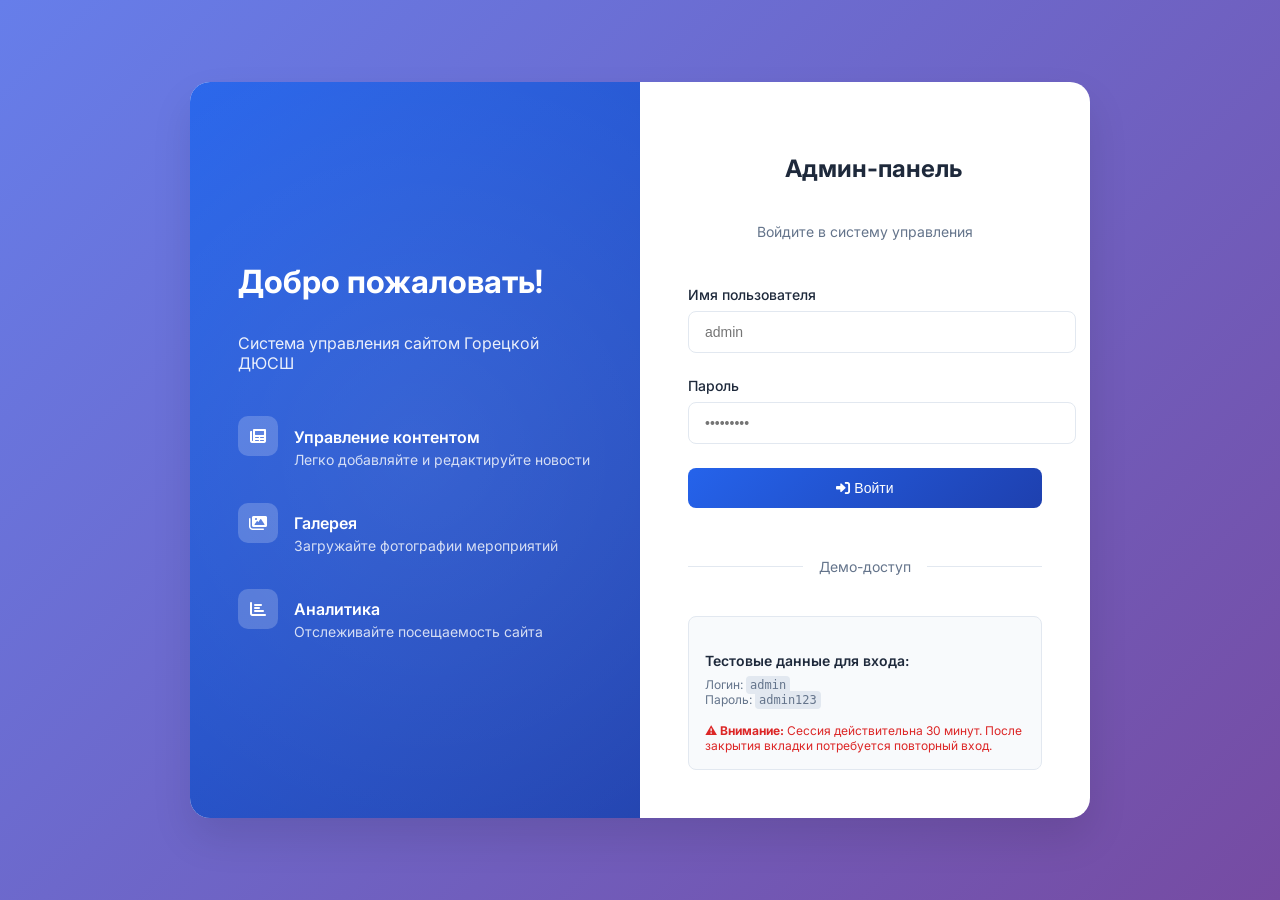
<file: gorki-led-new/admin/login.html>
<!DOCTYPE html>
<html lang="ru">
<head>
    <meta charset="UTF-8">
    <meta name="viewport" content="width=device-width, initial-scale=1.0">
    <title>Вход - Административная панель</title>
    <link href="https://fonts.googleapis.com/css2?family=Inter:wght@300;400;500;600;700&display=swap" rel="stylesheet">
    <link rel="stylesheet" href="https://cdnjs.cloudflare.com/ajax/libs/font-awesome/6.0.0/css/all.min.css">
    <style>
        body {
            background: linear-gradient(135deg, #667eea 0%, #764ba2 100%);
            min-height: 100vh;
            display: flex;
            align-items: center;
            justify-content: center;
            margin: 0;
            font-family: 'Inter', sans-serif;
        }
        
        .login-container {
            background: white;
            border-radius: 20px;
            box-shadow: 0 20px 40px rgba(0, 0, 0, 0.1);
            overflow: hidden;
            width: 100%;
            max-width: 900px;
            min-height: 600px;
            display: flex;
            margin: 2rem;
        }
        
        .login-left {
            background: linear-gradient(135deg, #2563eb, #1e40af);
            color: white;
            padding: 3rem;
            display: flex;
            flex-direction: column;
            justify-content: center;
            flex: 1;
            position: relative;
            overflow: hidden;
        }
        
        .login-left::before {
            content: '';
            position: absolute;
            top: -50%;
            right: -50%;
            width: 200%;
            height: 200%;
            background: radial-gradient(circle, rgba(255,255,255,0.1) 0%, transparent 70%);
            animation: float 6s ease-in-out infinite;
        }
        
        @keyframes float {
            0%, 100% { transform: translateY(0px); }
            50% { transform: translateY(-20px); }
        }
        
        .login-left h2 {
            font-size: 2rem;
            font-weight: 700;
            margin-bottom: 1rem;
            position: relative;
            z-index: 1;
        }
        
        .login-left p {
            font-size: 1rem;
            opacity: 0.9;
            margin-bottom: 2rem;
            position: relative;
            z-index: 1;
        }
        
        .login-features {
            position: relative;
            z-index: 1;
        }
        
        .feature-item {
            display: flex;
            align-items: center;
            gap: 1rem;
            margin-bottom: 1.5rem;
        }
        
        .feature-icon {
            width: 40px;
            height: 40px;
            background: rgba(255, 255, 255, 0.2);
            border-radius: 10px;
            display: flex;
            align-items: center;
            justify-content: center;
        }
        
        .feature-text h4 {
            font-size: 1rem;
            font-weight: 600;
            margin-bottom: 0.25rem;
        }
        
        .feature-text p {
            font-size: 0.875rem;
            opacity: 0.8;
            margin: 0;
        }
        
        .login-right {
            padding: 3rem;
            display: flex;
            flex-direction: column;
            justify-content: center;
            flex: 1;
        }
        
        .login-header {
            text-align: center;
            margin-bottom: 2rem;
        }
        
        .login-logo {
            display: flex;
            align-items: center;
            justify-content: center;
            gap: 1rem;
            margin-bottom: 1rem;
        }
        
        .login-logo i {
            font-size: 2rem;
            color: #2563eb;
        }
        
        .login-logo h3 {
            font-size: 1.5rem;
            font-weight: 700;
            color: #1e293b;
        }
        
        .login-header p {
            color: #64748b;
            font-size: 0.875rem;
        }
        
        .login-form {
            width: 100%;
        }
        
        .form-group {
            margin-bottom: 1.5rem;
        }
        
        .form-group label {
            display: block;
            margin-bottom: 0.5rem;
            font-weight: 500;
            color: #1e293b;
            font-size: 0.875rem;
        }
        
        .form-group input {
            width: 100%;
            padding: 0.75rem 1rem;
            border: 1px solid #e2e8f0;
            border-radius: 8px;
            font-size: 0.875rem;
            transition: all 0.3s ease;
        }
        
        .form-group input:focus {
            outline: none;
            border-color: #2563eb;
            box-shadow: 0 0 0 3px rgba(37, 99, 235, 0.1);
        }
        
        .form-options {
            display: flex;
            align-items: center;
            justify-content: space-between;
            margin-bottom: 1.5rem;
        }
        
        .remember-me {
            display: flex;
            align-items: center;
            gap: 0.5rem;
        }
        
        .remember-me input[type="checkbox"] {
            width: auto;
        }
        
        .remember-me label {
            font-size: 0.875rem;
            color: #64748b;
            margin-bottom: 0;
        }
        
        .forgot-password {
            font-size: 0.875rem;
            color: #2563eb;
            text-decoration: none;
        }
        
        .forgot-password:hover {
            text-decoration: underline;
        }
        
        .login-btn {
            width: 100%;
            padding: 0.75rem 1.5rem;
            background: linear-gradient(135deg, #2563eb, #1e40af);
            color: white;
            border: none;
            border-radius: 8px;
            font-weight: 500;
            font-size: 0.875rem;
            cursor: pointer;
            transition: all 0.3s ease;
            margin-bottom: 1.5rem;
        }
        
        .login-btn:hover {
            transform: translateY(-2px);
            box-shadow: 0 4px 12px rgba(37, 99, 235, 0.3);
        }
        
        .login-btn:disabled {
            opacity: 0.7;
            cursor: not-allowed;
            transform: none;
        }
        
        .divider {
            text-align: center;
            margin: 1.5rem 0;
            position: relative;
        }
        
        .divider::before {
            content: '';
            position: absolute;
            top: 50%;
            left: 0;
            right: 0;
            height: 1px;
            background: #e2e8f0;
        }
        
        .divider span {
            background: white;
            padding: 0 1rem;
            color: #64748b;
            font-size: 0.875rem;
            position: relative;
        }
        
        .demo-info {
            background: #f8fafc;
            border: 1px solid #e2e8f0;
            border-radius: 8px;
            padding: 1rem;
            margin-top: 1rem;
        }
        
        .demo-info h4 {
            font-size: 0.875rem;
            font-weight: 600;
            color: #1e293b;
            margin-bottom: 0.5rem;
        }
        
        .demo-info p {
            font-size: 0.75rem;
            color: #64748b;
            margin: 0;
        }
        
        .demo-info code {
            background: #e2e8f0;
            padding: 0.125rem 0.25rem;
            border-radius: 4px;
            font-family: monospace;
        }
        
        .error-message {
            background: #fef2f2;
            border: 1px solid #fecaca;
            color: #dc2626;
            padding: 0.75rem 1rem;
            border-radius: 8px;
            font-size: 0.875rem;
            margin-bottom: 1rem;
            display: none;
        }
        
        .success-message {
            background: #f0fdf4;
            border: 1px solid #bbf7d0;
            color: #16a34a;
            padding: 0.75rem 1rem;
            border-radius: 8px;
            font-size: 0.875rem;
            margin-bottom: 1rem;
            display: none;
        }
        
        @media (max-width: 768px) {
            .login-container {
                flex-direction: column;
                max-width: 400px;
                margin: 1rem;
            }
            
            .login-left {
                padding: 2rem;
                min-height: auto;
            }
            
            .login-left h2 {
                font-size: 1.5rem;
            }
            
            .login-right {
                padding: 2rem;
            }
        }
    </style>
</head>
<body>
    <div class="login-container">
        <div class="login-left">
            <h2>Добро пожаловать!</h2>
            <p>Система управления сайтом Горецкой ДЮСШ</p>
            
            <div class="login-features">
                <div class="feature-item">
                    <div class="feature-icon">
                        <i class="fas fa-newspaper"></i>
                    </div>
                    <div class="feature-text">
                        <h4>Управление контентом</h4>
                        <p>Легко добавляйте и редактируйте новости</p>
                    </div>
                </div>
                
                <div class="feature-item">
                    <div class="feature-icon">
                        <i class="fas fa-images"></i>
                    </div>
                    <div class="feature-text">
                        <h4>Галерея</h4>
                        <p>Загружайте фотографии мероприятий</p>
                    </div>
                </div>
                
                <div class="feature-item">
                    <div class="feature-icon">
                        <i class="fas fa-chart-bar"></i>
                    </div>
                    <div class="feature-text">
                        <h4>Аналитика</h4>
                        <p>Отслеживайте посещаемость сайта</p>
                    </div>
                </div>
            </div>
        </div>
        
        <div class="login-right">
            <div class="login-header">
                <div class="login-logo">
                    <i class="fas fa-hockey-sticks"></i>
                    <h3>Админ-панель</h3>
                </div>
                <p>Войдите в систему управления</p>
            </div>
            
            <div class="error-message" id="error-message"></div>
            <div class="success-message" id="success-message"></div>
            
            <form class="login-form" id="login-form">
                <div class="form-group">
                    <label for="username">Имя пользователя</label>
                    <input type="text" id="username" name="username" required placeholder="admin">
                </div>
                
                <div class="form-group">
                    <label for="password">Пароль</label>
                    <input type="password" id="password" name="password" required placeholder="•••••••••">
                </div>
                
                <button type="submit" class="login-btn" id="login-btn">
                    <i class="fas fa-sign-in-alt"></i>
                    Войти
                </button>
            </form>
            
            <div class="divider">
                <span>Демо-доступ</span>
            </div>
            
            <div class="demo-info">
                <h4>Тестовые данные для входа:</h4>
                <p>
                    Логин: <code>admin</code><br>
                    Пароль: <code>admin123</code>
                </p>
                <p style="margin-top: 1rem; font-size: 0.75rem; color: #dc2626;">
                    <strong>⚠️ Внимание:</strong> Сессия действительна 30 минут. После закрытия вкладки потребуется повторный вход.
                </p>
            </div>
        </div>
    </div>
    
    <script>
        document.addEventListener('DOMContentLoaded', function() {
            const loginForm = document.getElementById('login-form');
            const loginBtn = document.getElementById('login-btn');
            const errorMessage = document.getElementById('error-message');
            const successMessage = document.getElementById('success-message');
            
            // Проверка, если уже авторизован - всегда показывать страницу входа
            // Пользователь должен вводить логин и пароль каждый раз
            console.log('Требуется авторизация - показываем страницу входа');
            
            loginForm.addEventListener('submit', function(e) {
                e.preventDefault();
                
                const username = document.getElementById('username').value;
                const password = document.getElementById('password').value;
                
                // Отключаем кнопку на время загрузки
                loginBtn.disabled = true;
                loginBtn.innerHTML = '<i class="fas fa-spinner fa-spin"></i> Вход...';
                
                // Симуляция проверки на сервере
                setTimeout(() => {
                    if (username === 'admin' && password === 'admin123') {
                        // Успешный вход - временный токен на сессию
                        sessionStorage.setItem('adminToken', 'demo-token');
                        
                        showSuccess('Вход выполнен успешно!');
                        
                        // Перенаправление на главную страницу админ-панели
                        console.log('Перенаправление на index.html...');
                        setTimeout(() => {
                            console.log('Выполняю перенаправление');
                            window.location.href = 'index.html';
                        }, 1000);
                    } else {
                        // Ошибка входа
                        showError('Неверное имя пользователя или пароль');
                        
                        loginBtn.disabled = false;
                        loginBtn.innerHTML = '<i class="fas fa-sign-in-alt"></i> Войти';
                    }
                }, 1000);
            });
            
            function showError(message) {
                errorMessage.textContent = message;
                errorMessage.style.display = 'block';
                successMessage.style.display = 'none';
                
                setTimeout(() => {
                    errorMessage.style.display = 'none';
                }, 5000);
            }
            
            function showSuccess(message) {
                successMessage.textContent = message;
                successMessage.style.display = 'block';
                errorMessage.style.display = 'none';
                
                setTimeout(() => {
                    successMessage.style.display = 'none';
                }, 5000);
            }
        });
    </script>
</body>
</html>
</file>
<file: gorki-led-new/style.css>
/* Базовые стили */
* {
    margin: 0;
    padding: 0;
    box-sizing: border-box;
}

:root {
    --primary-color: #2563eb;
    --secondary-color: #1e40af;
    --accent-color: #fbbf24;
    --text-dark: #1f2937;
    --text-light: #6b7280;
    --bg-light: #f9fafb;
    --bg-white: #ffffff;
    --border-color: #e5e7eb;
    --gradient-1: linear-gradient(135deg, #667eea 0%, #764ba2 100%);
    --gradient-2: linear-gradient(135deg, #2563eb 0%, #1e40af 100%);
    --gradient-sports: linear-gradient(135deg, #3b82f6 0%, #06b6d4 50%, #10b981 100%);
}

body {
    font-family: 'Inter', sans-serif;
    line-height: 1.6;
    color: var(--text-dark);
    overflow-x: hidden;
}

.container {
    max-width: 1200px;
    margin: 0 auto;
    padding: 0 20px;
}

/* Переключатель языка */
.nav-controls {
    display: flex;
    align-items: center;
    gap: 1rem;
}

.language-switcher {
    display: flex;
    background: rgba(255, 255, 255, 0.2);
    border-radius: 25px;
    padding: 0.25rem;
    backdrop-filter: blur(10px);
    border: 2px solid rgba(255, 255, 255, 0.4);
    box-shadow: 0 4px 15px rgba(0, 0, 0, 0.2);
}

.admin-btn {
    background: linear-gradient(135deg, #2563eb, #1e40af);
    border: 2px solid rgba(255, 255, 255, 0.5);
    color: white;
    width: 45px;
    height: 45px;
    border-radius: 50%;
    cursor: pointer;
    display: flex;
    align-items: center;
    justify-content: center;
    transition: all 0.3s ease;
    font-size: 1.125rem;
    box-shadow: 0 4px 15px rgba(37, 99, 235, 0.3);
    position: relative;
}

.admin-btn::before {
    content: '';
    position: absolute;
    top: -2px;
    left: -2px;
    right: -2px;
    bottom: -2px;
    background: linear-gradient(45deg, #2563eb, #1e40af, #2563eb);
    border-radius: 50%;
    z-index: -1;
    opacity: 0;
    transition: opacity 0.3s ease;
}

.admin-btn:hover::before {
    opacity: 1;
}

.admin-btn:hover {
    background: linear-gradient(135deg, #1e40af, #1e3a8a);
    transform: rotate(90deg) scale(1.1);
    box-shadow: 0 6px 20px rgba(37, 99, 235, 0.4);
}

.admin-btn:active {
    transform: rotate(90deg) scale(1.05);
}

/* Пульсирующая анимация для привлечения внимания */
@keyframes pulse {
    0% {
        box-shadow: 0 4px 15px rgba(37, 99, 235, 0.3);
    }
    50% {
        box-shadow: 0 4px 25px rgba(37, 99, 235, 0.6);
    }
    100% {
        box-shadow: 0 4px 15px rgba(37, 99, 235, 0.3);
    }
}

.admin-btn {
    animation: pulse 2s infinite;
}

.lang-btn {
    background: transparent;
    border: none;
    color: white;
    padding: 0.6rem 1.2rem;
    border-radius: 20px;
    cursor: pointer;
    font-size: 0.9rem;
    font-weight: 600;
    transition: all 0.3s ease;
    min-width: 45px;
    position: relative;
    text-shadow: 0 1px 3px rgba(0, 0, 0, 0.5);
}

.lang-btn:hover {
    background: rgba(255, 255, 255, 0.3);
    transform: translateY(-2px);
    box-shadow: 0 2px 8px rgba(0, 0, 0, 0.2);
}

.lang-btn.active {
    background: white;
    color: var(--primary-color);
    box-shadow: 0 3px 12px rgba(255, 255, 255, 0.4);
    text-shadow: none;
    transform: scale(1.05);
}

/* Адаптивность для переключателя языка */
@media (max-width: 768px) {
    .nav-controls {
        flex-direction: column;
        gap: 0.5rem;
        margin-top: 1rem;
    }
    
    .language-switcher {
        order: 2;
        background: rgba(255, 255, 255, 0.25);
        border: 2px solid rgba(255, 255, 255, 0.5);
    }
    
    .admin-btn {
        order: 1;
        width: 50px;
        height: 50px;
        font-size: 1.25rem;
        box-shadow: 0 6px 20px rgba(37, 99, 235, 0.4);
    }
    
    .nav-toggle {
        order: 3;
    }
    
    .lang-btn {
        min-width: 50px;
        font-size: 1rem;
        padding: 0.7rem 1.3rem;
    }
}

/* Навигация */
.navbar {
    position: fixed;
    top: 0;
    width: 100%;
    background: rgba(255, 255, 255, 0.95);
    backdrop-filter: blur(10px);
    z-index: 1000;
    box-shadow: 0 2px 20px rgba(0, 0, 0, 0.1);
}

.nav-container {
    max-width: 1200px;
    margin: 0 auto;
    padding: 1rem 30px;
    display: flex;
    justify-content: space-between;
    align-items: center;
    height: 70px;
    gap: 2rem;
}

.nav-logo {
    display: flex;
    align-items: center;
    flex-shrink: 0;
}

.nav-logo h2 {
    color: var(--primary-color);
    font-weight: 700;
    font-size: 1.8rem;
    display: flex;
    align-items: center;
    gap: 0.5rem;
    text-transform: uppercase;
    letter-spacing: 1px;
    white-space: nowrap;
    line-height: 1;
    margin: 0;
    padding: 0;
}

.nav-menu {
    display: flex;
    list-style: none;
    margin: 0;
    padding: 0;
    gap: 1.5rem;
    flex: 1;
    justify-content: center;
}

.nav-controls {
    display: flex;
    align-items: center;
    gap: 1rem;
    flex-shrink: 0;
}

.nav-menu a {
    text-decoration: none;
    color: var(--text-dark);
    font-weight: 500;
    transition: color 0.3s ease;
    position: relative;
}

.nav-menu a:hover {
    color: var(--primary-color);
}

.nav-menu a::after {
    content: '';
    position: absolute;
    bottom: -5px;
    left: 0;
    width: 0;
    height: 2px;
    background: var(--primary-color);
    transition: width 0.3s ease;
}

.nav-menu a:hover::after {
    width: 100%;
}

.nav-toggle {
    display: none;
    flex-direction: column;
    cursor: pointer;
}

.nav-toggle span {
    width: 25px;
    height: 3px;
    background: var(--text-dark);
    margin: 3px 0;
    transition: 0.3s;
}

/* Главный экран */
.hero {
    min-height: 100vh;
    display: flex;
    align-items: center;
    background: var(--gradient-sports);
    position: relative;
    overflow: hidden;
}

.hero-overlay {
    position: absolute;
    top: 0;
    left: 0;
    right: 0;
    bottom: 0;
    background: rgba(0, 0, 0, 0.3);
}

.hero-content {
    flex: 1;
    padding: 0 20px;
    position: relative;
    z-index: 2;
    max-width: 1200px;
    margin: 0 auto;
    width: 100%;
}

.hero-title {
    font-size: 3.5rem;
    font-weight: 700;
    color: white;
    margin-bottom: 1rem;
    line-height: 1.2;
    animation: fadeInUp 1s ease;
}

.hero-subtitle {
    font-size: 2.5rem;
    font-weight: 600;
    color: rgba(255, 255, 255, 0.95);
    margin-bottom: 1.5rem;
    animation: fadeInUp 1s ease 0.2s;
    animation-fill-mode: both;
}

.hero-description {
    font-size: 1.25rem;
    color: rgba(255, 255, 255, 0.9);
    margin-bottom: 2rem;
    animation: fadeInUp 1s ease 0.3s;
    animation-fill-mode: both;
}

.hero-buttons {
    display: flex;
    flex-wrap: wrap;
    gap: 1rem;
    justify-content: flex-start;
    animation: fadeInUp 1s ease 0.4s;
    animation-fill-mode: both;
}

.hero-image {
    position: absolute;
    right: 10%;
    top: 50%;
    transform: translateY(-50%);
    width: 400px;
    height: 400px;
}

.floating-card {
    position: absolute;
    background: rgba(255, 255, 255, 0.95);
    padding: 1rem 1.5rem;
    border-radius: 15px;
    box-shadow: 0 10px 30px rgba(0, 0, 0, 0.2);
    display: flex;
    align-items: center;
    gap: 0.75rem;
    animation: float 3s ease-in-out infinite;
}

.floating-card i {
    font-size: 1.5rem;
    color: var(--primary-color);
}

.floating-card span {
    font-weight: 600;
    color: var(--text-dark);
}

.floating-card-2 {
    top: 20%;
    right: 0;
    animation-delay: 1s;
}

.floating-card-3 {
    bottom: 20%;
    left: 0;
    animation-delay: 2s;
}

/* Кнопки */
.btn {
    padding: 12px 30px;
    border: none;
    border-radius: 50px;
    font-weight: 600;
    text-decoration: none;
    display: inline-flex;
    align-items: center;
    justify-content: center;
    transition: all 0.3s ease;
    cursor: pointer;
    font-size: 1rem;
}

.btn-primary {
    background: var(--accent-color);
    color: var(--text-dark);
    box-shadow: 0 5px 15px rgba(251, 191, 36, 0.3);
}

.btn-primary:hover {
    transform: translateY(-2px);
    box-shadow: 0 8px 25px rgba(251, 191, 36, 0.4);
}

.btn-secondary {
    background: transparent;
    color: white;
    border: 2px solid white;
}

.btn-secondary:hover {
    background: white;
    color: var(--primary-color);
}

.btn-outline {
    background: transparent;
    color: var(--primary-color);
    border: 2px solid var(--primary-color);
}

.btn-outline:hover {
    background: var(--primary-color);
    color: white;
}

/* Секции */
section {
    padding: 80px 0;
}

.section-header {
    text-align: center;
    margin-bottom: 20px;
}

.section-header h2 {
    font-size: 2.5rem;
    font-weight: 700;
    color: var(--text-dark);
    margin-bottom: 0;
}

.section-subheader {
    text-align: left;
    margin-bottom: 40px;
    padding-left: 0;
}

.section-subheader p {
    font-size: 1.125rem;
    color: var(--text-light);
    max-width: 600px;
    margin: 0;
}

/* О компании */
.about {
    background: var(--bg-light);
}

.about-grid {
    display: grid;
    grid-template-columns: 1fr 1fr;
    gap: 4rem;
    align-items: center;
}

.about-text h3 {
    font-size: 2rem;
    font-weight: 600;
    color: var(--text-dark);
    margin-bottom: 1.5rem;
}

.about-text p {
    font-size: 1.125rem;
    color: var(--text-light);
    margin-bottom: 2rem;
    line-height: 1.8;
}

.stats {
    display: grid;
    grid-template-columns: repeat(3, 1fr);
    gap: 2rem;
}

.stat-item {
    text-align: center;
}

.stat-item h4 {
    font-size: 2.5rem;
    font-weight: 700;
    color: var(--primary-color);
    margin-bottom: 0.5rem;
}

.stat-item p {
    color: var(--text-light);
    font-weight: 500;
}

.about-image {
    position: relative;
    flex: 1;
}

.about-slider {
    position: relative;
    width: 100%;
    height: 400px;
}

.slider-container {
    position: relative;
    width: 100%;
    height: 100%;
    overflow: hidden;
    border-radius: 20px;
    box-shadow: 0 20px 40px rgba(0, 0, 0, 0.1);
}

.slider-track {
    display: flex;
    transition: transform 0.5s ease;
    height: 100%;
}

.slide {
    min-width: 100%;
    height: 100%;
    display: flex;
    align-items: center;
    justify-content: center;
}

.image-placeholder {
    background: var(--gradient-2);
    border-radius: 20px;
    display: flex;
    align-items: center;
    justify-content: center;
    color: white;
    font-size: 4rem;
    width: 100%;
    height: 100%;
}

.slide img {
    width: 100%;
    height: 100%;
    object-fit: cover;
    border-radius: 20px;
}

.slider-btn {
    position: absolute;
    top: 50%;
    transform: translateY(-50%);
    background: rgba(255, 255, 255, 0.9);
    border: none;
    width: 50px;
    height: 50px;
    border-radius: 50%;
    cursor: pointer;
    display: flex;
    align-items: center;
    justify-content: center;
    font-size: 1.2rem;
    color: var(--primary-color);
    transition: all 0.3s ease;
    z-index: 10;
    box-shadow: 0 4px 12px rgba(0, 0, 0, 0.2);
}

.slider-btn:hover {
    background: white;
    transform: translateY(-50%) scale(1.1);
    box-shadow: 0 6px 16px rgba(0, 0, 0, 0.3);
}

.prev-btn {
    left: 20px;
}

.next-btn {
    right: 20px;
}

.slider-dots {
    display: flex;
    justify-content: center;
    gap: 10px;
    margin-top: 20px;
}

.dot {
    width: 12px;
    height: 12px;
    border-radius: 50%;
    background: #d1d5db;
    cursor: pointer;
    transition: all 0.3s ease;
}

.dot.active {
    background: var(--primary-color);
    transform: scale(1.2);
}

.dot:hover {
    background: #9ca3af;
}

/* Услуги */
.services-grid {
    display: grid;
    grid-template-columns: repeat(auto-fit, minmax(280px, 1fr));
    gap: 2rem;
}

.service-card {
    background: white;
    padding: 2.5rem;
    border-radius: 20px;
    text-align: center;
    box-shadow: 0 10px 30px rgba(0, 0, 0, 0.1);
    transition: transform 0.3s ease, box-shadow 0.3s ease;
}

.service-card:hover {
    transform: translateY(-10px);
    box-shadow: 0 20px 40px rgba(0, 0, 0, 0.15);
}

.service-icon {
    width: 80px;
    height: 80px;
    background: var(--gradient-2);
    border-radius: 50%;
    display: flex;
    align-items: center;
    justify-content: center;
    margin: 0 auto 1.5rem;
    color: white;
    font-size: 2rem;
}

.service-card h3 {
    font-size: 1.5rem;
    font-weight: 600;
    color: var(--text-dark);
    margin-bottom: 1rem;
}

.service-card p {
    color: var(--text-light);
    line-height: 1.6;
}

/* Продукция */
.products {
    background: var(--bg-light);
}

.products-grid {
    display: grid;
    grid-template-columns: repeat(auto-fit, minmax(350px, 1fr));
    gap: 2rem;
}

.product-card {
    background: white;
    border-radius: 20px;
    overflow: hidden;
    box-shadow: 0 10px 30px rgba(0, 0, 0, 0.1);
    transition: transform 0.3s ease, box-shadow 0.3s ease;
}

.product-card:hover {
    transform: translateY(-5px);
    box-shadow: 0 20px 40px rgba(0, 0, 0, 0.15);
}

.product-image {
    height: 200px;
    background: var(--gradient-2);
    display: flex;
    align-items: center;
    justify-content: center;
    color: white;
    font-size: 3rem;
}

.product-info {
    padding: 2rem;
}

.product-info h3 {
    font-size: 1.5rem;
    font-weight: 600;
    color: var(--text-dark);
    margin-bottom: 1rem;
}

.product-info p {
    color: var(--text-light);
    line-height: 1.6;
    margin-bottom: 1.5rem;
}

/* Преимущества */
.advantages {
    background: var(--gradient-2);
    color: white;
}

.advantages-grid {
    display: grid;
    grid-template-columns: repeat(auto-fit, minmax(250px, 1fr));
    gap: 3rem;
}

.advantage-item {
    text-align: center;
}

.advantage-item i {
    font-size: 3rem;
    margin-bottom: 1.5rem;
    color: var(--accent-color);
}

.advantage-item h3 {
    font-size: 1.5rem;
    font-weight: 600;
    margin-bottom: 1rem;
}

.advantage-item p {
    opacity: 0.9;
    font-size: 1.125rem;
}

/* Новости и объявления */
.news {
    background: var(--bg-light);
}

.news-grid {
    display: grid;
    grid-template-columns: repeat(auto-fit, minmax(350px, 1fr));
    gap: 2rem;
}

.news-card {
    background: white;
    border-radius: 20px;
    padding: 2rem;
    box-shadow: 0 10px 30px rgba(0, 0, 0, 0.1);
    transition: transform 0.3s ease, box-shadow 0.3s ease;
}

.news-card:hover {
    transform: translateY(-5px);
    box-shadow: 0 20px 40px rgba(0, 0, 0, 0.15);
}

.news-card.featured {
    grid-column: 1 / -1;
    background: var(--gradient-sports);
    color: white;
}

.news-card.warning {
    border-left: 5px solid #ef4444;
}

.news-header {
    display: flex;
    justify-content: space-between;
    align-items: center;
    margin-bottom: 1.5rem;
    padding-bottom: 1rem;
    border-bottom: 2px solid var(--border-color);
}

.news-card.featured .news-header {
    border-bottom-color: rgba(255, 255, 255, 0.3);
}

.news-card.warning .news-header {
    border-bottom-color: #ef4444;
}

.news-header h3 {
    font-size: 1.5rem;
    font-weight: 600;
    color: var(--text-dark);
    margin: 0;
}

.news-card.featured .news-header h3 {
    color: white;
    font-size: 1.75rem;
}

.news-card.warning .news-header h3 {
    color: #ef4444;
    display: flex;
    align-items: center;
    gap: 0.5rem;
}

.news-date {
    font-size: 0.875rem;
    color: var(--text-light);
    background: var(--bg-light);
    padding: 0.25rem 0.75rem;
    border-radius: 20px;
    font-weight: 500;
}

.news-card.featured .news-date {
    background: rgba(255, 255, 255, 0.2);
    color: white;
}

.news-content p {
    margin-bottom: 1rem;
    line-height: 1.6;
}

.news-card.featured .news-content p {
    color: rgba(255, 255, 255, 0.9);
}

.news-content ul {
    margin: 1rem 0;
    padding-left: 1.5rem;
}

.news-content li {
    margin-bottom: 0.5rem;
    line-height: 1.6;
}

.news-card.featured .news-content li {
    color: rgba(255, 255, 255, 0.9);
}

.news-highlight {
    background: rgba(255, 255, 255, 0.1);
    padding: 1rem;
    border-radius: 10px;
    margin: 1rem 0;
    display: flex;
    align-items: center;
    gap: 1rem;
}

.news-highlight i {
    font-size: 1.5rem;
    color: var(--accent-color);
}

.news-card.warning h4 {
    color: #ef4444;
    margin-bottom: 1rem;
}

/* Редактируемый блок цен (админка → localStorage) */
.managed-prices-block {
    margin-bottom: 2.5rem;
}

.managed-prices-inner {
    background: white;
    border-radius: 20px;
    padding: 1.75rem 2rem;
    box-shadow: 0 10px 30px rgba(0, 0, 0, 0.08);
    border: 1px solid var(--border-color);
}

.managed-prices-inner h3 {
    font-size: 1.35rem;
    font-weight: 600;
    color: var(--text-dark);
    margin-bottom: 1.25rem;
    text-align: center;
}

.managed-prices-grid {
    display: grid;
    grid-template-columns: repeat(auto-fill, minmax(260px, 1fr));
    gap: 1.25rem;
}

.managed-price-card {
    background: var(--bg-light);
    border-radius: 14px;
    padding: 1.25rem;
    border-left: 4px solid var(--primary-color);
}

.managed-price-card h4 {
    font-size: 1.05rem;
    font-weight: 600;
    color: var(--text-dark);
    margin-bottom: 0.5rem;
}

.managed-price-card .price-value {
    font-size: 1.25rem;
    font-weight: 700;
    color: var(--primary-color);
    margin-bottom: 0.35rem;
}

.managed-price-card p {
    font-size: 0.9rem;
    color: var(--text-light);
    line-height: 1.5;
    margin: 0;
}

.admin-news-form,
.admin-news-list {
    margin-bottom: 1.5rem;
}

.admin-news-form h4,
.admin-news-list h4 {
    font-size: 1.1rem;
    margin-bottom: 1rem;
    color: var(--text-dark);
}

.admin-news-list-inner {
    max-height: 320px;
    overflow-y: auto;
    padding-right: 0.25rem;
}

.admin-news-item {
    border: 1px solid var(--border-color);
    border-radius: 12px;
    padding: 1rem;
    margin-bottom: 0.75rem;
    background: var(--bg-light);
}

.admin-news-item h5 {
    margin: 0 0 0.35rem 0;
    font-size: 1rem;
    color: var(--text-dark);
}

.admin-news-item .excerpt {
    font-size: 0.875rem;
    color: var(--text-light);
    margin: 0 0 0.5rem 0;
}

.admin-news-item .meta {
    display: flex;
    justify-content: space-between;
    align-items: center;
    flex-wrap: wrap;
    gap: 0.5rem;
}

.admin-news-item .meta small {
    color: var(--text-light);
}

.admin-prices-hint {
    font-size: 0.9rem;
    color: var(--text-light);
    margin-bottom: 1rem;
    line-height: 1.5;
}

.admin-prices-list .price-edit-row {
    border: 1px solid var(--border-color);
    border-radius: 12px;
    padding: 1rem;
    margin-bottom: 1rem;
    background: var(--bg-light);
}

.admin-prices-list .price-edit-row .row-grid {
    display: grid;
    grid-template-columns: 2fr 1fr auto;
    gap: 0.5rem;
    align-items: center;
}

@media (max-width: 600px) {
    .admin-prices-list .price-edit-row .row-grid {
        grid-template-columns: 1fr;
    }
}

/* Объекты с ценами */
.facilities {
    background: var(--bg-light);
}

.facilities-grid {
    display: grid;
    grid-template-columns: repeat(auto-fit, minmax(400px, 1fr));
    gap: 2rem;
    margin-bottom: 4rem;
}

.facility-card {
    background: white;
    border-radius: 20px;
    padding: 2rem;
    box-shadow: 0 10px 30px rgba(0, 0, 0, 0.1);
    transition: transform 0.3s ease, box-shadow 0.3s ease;
}

.facility-card:hover {
    transform: translateY(-5px);
    box-shadow: 0 20px 40px rgba(0, 0, 0, 0.15);
}

.facility-header {
    display: flex;
    align-items: center;
    gap: 1.5rem;
    margin-bottom: 1.5rem;
    padding-bottom: 1rem;
    border-bottom: 2px solid var(--border-color);
}

.facility-icon {
    width: 70px;
    height: 70px;
    background: var(--gradient-2);
    border-radius: 50%;
    display: flex;
    align-items: center;
    justify-content: center;
    color: white;
    font-size: 2rem;
    flex-shrink: 0;
}

.facility-info h3 {
    font-size: 1.5rem;
    font-weight: 600;
    color: var(--text-dark);
    margin-bottom: 0.5rem;
}

.facility-info p {
    color: var(--text-light);
    font-size: 0.875rem;
    margin: 0;
}

.facility-description {
    margin-bottom: 1.5rem;
    color: var(--text-light);
    line-height: 1.6;
}

.facility-services {
    margin-bottom: 1.5rem;
}

.facility-services h4 {
    font-size: 1.125rem;
    font-weight: 600;
    color: var(--text-dark);
    margin-bottom: 1rem;
}

.facility-services ul {
    list-style: none;
    padding: 0;
}

.facility-services li {
    padding: 0.5rem 0;
    border-bottom: 1px solid var(--border-color);
    color: var(--text-light);
    font-size: 0.875rem;
    display: flex;
    justify-content: space-between;
    align-items: center;
}

.facility-services li:last-child {
    border-bottom: none;
}

.facility-features {
    display: flex;
    flex-wrap: wrap;
    gap: 0.5rem;
}

.feature-tag {
    background: var(--bg-light);
    color: var(--primary-color);
    padding: 0.25rem 0.75rem;
    border-radius: 20px;
    font-size: 0.75rem;
    font-weight: 500;
    display: flex;
    align-items: center;
    gap: 0.25rem;
}

.feature-tag i {
    font-size: 0.625rem;
    color: var(--accent-color);
}

/* Дополнительные услуги */
.additional-services {
    background: white;
    border-radius: 20px;
    padding: 2.5rem;
    box-shadow: 0 10px 30px rgba(0, 0, 0, 0.1);
}

.additional-services h3 {
    font-size: 1.75rem;
    font-weight: 600;
    color: var(--text-dark);
    margin-bottom: 2rem;
    text-align: center;
}

.services-grid {
    display: grid;
    grid-template-columns: repeat(auto-fit, minmax(200px, 1fr));
    gap: 1.5rem;
}

.service-item {
    text-align: center;
    padding: 1.5rem;
    background: var(--bg-light);
    border-radius: 15px;
    transition: transform 0.3s ease;
}

.service-item:hover {
    transform: translateY(-3px);
}

.service-item i {
    font-size: 2rem;
    color: var(--primary-color);
    margin-bottom: 1rem;
}

.service-item h4 {
    font-size: 1rem;
    font-weight: 600;
    color: var(--text-dark);
    margin-bottom: 0.5rem;
}

.service-item p {
    color: var(--text-light);
    font-weight: 500;
    margin: 0;
}

/* Адаптивность для объектов */
@media (max-width: 768px) {
    .facilities-grid {
        grid-template-columns: 1fr;
        gap: 1.5rem;
    }
    
    .facility-card {
        padding: 1.5rem;
    }
    
    .facility-header {
        flex-direction: column;
        text-align: center;
        gap: 1rem;
    }
    
    .facility-icon {
        width: 60px;
        height: 60px;
        font-size: 1.5rem;
    }
    
    .services-grid {
        grid-template-columns: repeat(auto-fit, minmax(150px, 1fr));
        gap: 1rem;
    }
    
    .service-item {
        padding: 1rem;
    }
}

/* Прайс-лист */
.prices {
    background: var(--bg-light);
}

.price-categories {
    display: flex;
    flex-direction: column;
    gap: 3rem;
}

.price-category {
    background: white;
    border-radius: 20px;
    padding: 2rem;
    box-shadow: 0 10px 30px rgba(0, 0, 0, 0.1);
}

.price-category h3 {
    font-size: 1.5rem;
    font-weight: 600;
    color: var(--primary-color);
    margin-bottom: 1.5rem;
    display: flex;
    align-items: center;
    gap: 0.75rem;
}

.nav-logo h2 {
    color: var(--primary-color);
    font-weight: 700;
    font-size: 1.8rem;
    display: flex;
    align-items: center;
    gap: 0.5rem;
    text-transform: uppercase;
    letter-spacing: 1px;
    white-space: nowrap;
    line-height: 1;
}

.nav-logo .logo-link {
    color: var(--primary-color);
    text-decoration: none;
    transition: all 0.3s ease;
    cursor: pointer;
    white-space: nowrap;
    display: inline-block;
}

.nav-logo .logo-link:hover {
    color: var(--accent-color);
    transform: scale(1.05);
}

.price-category h3 i {
    font-size: 1.75rem;
    color: var(--accent-color);
}

.price-table {
    overflow-x: auto;
    margin: 0 -1rem;
    padding: 0 1rem;
}

.price-table table {
    width: 100%;
    min-width: 600px;
    border-collapse: collapse;
    background: white;
    border-radius: 10px;
    overflow: hidden;
}

.price-table th {
    background: var(--gradient-2);
    color: white;
    padding: 1rem;
    text-align: left;
    font-weight: 600;
    font-size: 0.875rem;
}

.price-table td {
    padding: 0.75rem 1rem;
    border-bottom: 1px solid var(--border-color);
    font-size: 0.875rem;
}

.price-table tr:hover {
    background: var(--bg-light);
}

.price-table tr:last-child td {
    border-bottom: none;
}

.price-table td:nth-child(1) {
    font-weight: 600;
    color: var(--primary-color);
    text-align: center;
    min-width: 60px;
}

.price-table td:nth-child(3),
.price-table td:nth-child(4) {
    text-align: center;
    min-width: 100px;
    font-weight: 500;
}

.price-table td:nth-child(2) {
    max-width: 300px;
    line-height: 1.4;
}

/* Адаптивность для таблиц */
@media (max-width: 768px) {
    .price-table {
        margin: 0 -0.5rem;
        padding: 0 0.5rem;
    }
    
    .price-table th,
    .price-table td {
        padding: 0.5rem;
        font-size: 0.75rem;
    }
    
    .price-table td:nth-child(2) {
        max-width: 200px;
    }
}

/* Информация о безопасности */
.safety-info {
    background: white;
}

.safety-grid {
    display: grid;
    grid-template-columns: repeat(auto-fit, minmax(280px, 1fr));
    gap: 2rem;
    margin-bottom: 3rem;
}

.safety-card {
    background: var(--bg-light);
    padding: 2rem;
    border-radius: 15px;
    text-align: center;
    transition: transform 0.3s ease;
}

.safety-card:hover {
    transform: translateY(-5px);
}

.safety-icon {
    width: 60px;
    height: 60px;
    background: #ef4444;
    border-radius: 50%;
    display: flex;
    align-items: center;
    justify-content: center;
    margin: 0 auto 1.5rem;
    color: white;
    font-size: 1.5rem;
}

.safety-card h3 {
    font-size: 1.25rem;
    font-weight: 600;
    color: var(--text-dark);
    margin-bottom: 1rem;
}

.safety-card p {
    color: var(--text-light);
    line-height: 1.6;
}

.emergency-contacts {
    background: linear-gradient(135deg, #ef4444 0%, #dc2626 100%);
    color: white;
    padding: 2rem;
    border-radius: 20px;
    text-align: center;
}

.emergency-contacts h3 {
    font-size: 1.5rem;
    font-weight: 600;
    margin-bottom: 2rem;
}

.contacts-list {
    display: grid;
    grid-template-columns: repeat(auto-fit, minmax(200px, 1fr));
    gap: 2rem;
}

.emergency-contacts .contact-item {
    display: flex;
    align-items: center;
    justify-content: center;
    gap: 1rem;
    background: rgba(255, 255, 255, 0.1);
    padding: 1.5rem;
    border-radius: 10px;
}

.emergency-contacts .contact-item i {
    font-size: 2rem;
    color: var(--accent-color);
}

.emergency-contacts .contact-item h4 {
    font-size: 1.125rem;
    font-weight: 600;
    margin-bottom: 0.25rem;
}

.emergency-contacts .contact-item p {
    font-size: 1.5rem;
    font-weight: 700;
    margin: 0;
}

/* Расписание и онлайн-запись */
.visitor-hub {
    background: linear-gradient(180deg, #f0f7ff 0%, var(--bg-white) 45%);
    position: relative;
    overflow: hidden;
}

.visitor-hub::before {
    content: '';
    position: absolute;
    top: -40%;
    right: -15%;
    width: 50%;
    height: 120%;
    background: radial-gradient(ellipse at center, rgba(37, 99, 235, 0.08) 0%, transparent 70%);
    pointer-events: none;
}

.visitor-grid {
    display: grid;
    grid-template-columns: 1fr 1fr;
    gap: 2rem;
    align-items: start;
    position: relative;
    z-index: 1;
}

.visitor-panel {
    background: var(--bg-white);
    border-radius: 20px;
    padding: 2rem;
    box-shadow: 0 10px 40px rgba(37, 99, 235, 0.08);
    border: 1px solid var(--border-color);
}

.visitor-panel-head {
    display: flex;
    align-items: flex-start;
    gap: 1.25rem;
    margin-bottom: 1.5rem;
    padding-bottom: 1.25rem;
    border-bottom: 2px solid var(--border-color);
}

.visitor-panel-icon {
    width: 56px;
    height: 56px;
    border-radius: 16px;
    background: var(--gradient-2);
    color: white;
    display: flex;
    align-items: center;
    justify-content: center;
    font-size: 1.35rem;
    flex-shrink: 0;
}

.visitor-panel h3 {
    font-size: 1.35rem;
    font-weight: 600;
    color: var(--text-dark);
    margin: 0 0 0.35rem 0;
}

.visitor-panel-lead {
    margin: 0;
    font-size: 0.95rem;
    color: var(--text-light);
    line-height: 1.5;
}

.schedule-note {
    font-size: 0.9rem;
    color: var(--text-light);
    line-height: 1.55;
    margin-bottom: 1.25rem;
    padding: 0.85rem 1rem;
    background: var(--bg-light);
    border-radius: 12px;
    border-left: 4px solid var(--primary-color);
}

.schedule-days {
    display: flex;
    flex-wrap: wrap;
    gap: 0.5rem;
    margin-bottom: 1.25rem;
}

.schedule-day-btn {
    border: 2px solid var(--border-color);
    background: var(--bg-white);
    color: var(--text-dark);
    padding: 0.5rem 0.9rem;
    border-radius: 999px;
    font-weight: 600;
    font-size: 0.875rem;
    cursor: pointer;
    transition: all 0.2s ease;
}

.schedule-day-btn:hover {
    border-color: var(--primary-color);
    color: var(--primary-color);
}

.schedule-day-btn.active {
    background: var(--gradient-2);
    color: white;
    border-color: transparent;
    box-shadow: 0 4px 14px rgba(37, 99, 235, 0.35);
}

.schedule-detail {
    overflow-x: auto;
    border-radius: 14px;
    border: 1px solid var(--border-color);
}

.schedule-table {
    width: 100%;
    border-collapse: collapse;
    font-size: 0.95rem;
}

.schedule-table th {
    text-align: left;
    padding: 0.75rem 1rem;
    background: var(--bg-light);
    color: var(--text-dark);
    font-weight: 600;
    border-bottom: 2px solid var(--border-color);
}

.schedule-table td {
    padding: 0.75rem 1rem;
    border-bottom: 1px solid var(--border-color);
    vertical-align: top;
}

.schedule-table tr:last-child td {
    border-bottom: none;
}

.schedule-table .col-time {
    white-space: nowrap;
    font-weight: 600;
    color: var(--primary-color);
    width: 1%;
}

.schedule-offline {
    margin-top: 1rem;
    font-size: 0.875rem;
    color: var(--text-light);
}

.visitor-form .form-group {
    margin-bottom: 1rem;
}

.visitor-form .form-group label {
    display: block;
    font-size: 0.875rem;
    font-weight: 600;
    color: var(--text-dark);
    margin-bottom: 0.4rem;
}

.label-optional {
    font-weight: 400;
    color: var(--text-light);
}

.visitor-form .form-row {
    display: grid;
    grid-template-columns: 1fr 1fr;
    gap: 1rem;
}

.visitor-form input,
.visitor-form select,
.visitor-form textarea {
    width: 100%;
    padding: 0.75rem 1rem;
    border: 2px solid var(--border-color);
    border-radius: 12px;
    font-family: inherit;
    font-size: 1rem;
    transition: border-color 0.2s ease, box-shadow 0.2s ease;
}

.visitor-form input:focus,
.visitor-form select:focus,
.visitor-form textarea:focus {
    outline: none;
    border-color: var(--primary-color);
    box-shadow: 0 0 0 3px rgba(37, 99, 235, 0.15);
}

.form-status {
    margin-top: 1rem;
    font-size: 0.9rem;
    min-height: 1.25em;
    color: var(--text-light);
}

.form-status.success {
    color: #059669;
    font-weight: 500;
}

.form-status.error {
    color: #dc2626;
    font-weight: 500;
}

.contact-form-title {
    font-size: 1.35rem;
    font-weight: 600;
    margin-bottom: 0.5rem;
    color: var(--text-dark);
}

.contact-form-lead {
    font-size: 0.95rem;
    color: var(--text-light);
    margin-bottom: 1.25rem;
    line-height: 1.5;
}

@media (max-width: 992px) {
    .visitor-grid {
        grid-template-columns: 1fr;
    }
}

@media (max-width: 600px) {
    .visitor-form .form-row {
        grid-template-columns: 1fr;
    }
}

/* Галерея */
.gallery-grid {
    display: grid;
    grid-template-columns: repeat(auto-fit, minmax(300px, 1fr));
    gap: 2rem;
}

.gallery-item {
    position: relative;
    border-radius: 20px;
    overflow: hidden;
    height: 300px;
    cursor: pointer;
}

.gallery-image {
    width: 100%;
    height: 100%;
    background: var(--gradient-1);
    display: flex;
    align-items: center;
    justify-content: center;
    color: white;
    font-size: 3rem;
    transition: transform 0.3s ease;
    overflow: hidden;
}

.gallery-image img {
    width: 100%;
    height: 100%;
    object-fit: cover;
}

.gallery-overlay {
    position: absolute;
    bottom: 0;
    left: 0;
    right: 0;
    background: linear-gradient(to top, rgba(0, 0, 0, 0.8), transparent);
    padding: 2rem;
    transform: translateY(100%);
    transition: transform 0.3s ease;
}

.gallery-item:hover .gallery-overlay {
    transform: translateY(0);
}

.gallery-item:hover .gallery-image {
    transform: scale(1.1);
}

.gallery-overlay h4 {
    color: white;
    font-size: 1.25rem;
    font-weight: 600;
    margin-bottom: 0.5rem;
}

.gallery-overlay p {
    color: rgba(255, 255, 255, 0.8);
}

/* Секция руководства */
.management-section {
    margin-top: 3rem;
    padding-top: 3rem;
    border-top: 2px solid var(--border-color);
}

.management-section h3 {
    font-size: 1.75rem;
    font-weight: 600;
    color: var(--text-dark);
    margin-bottom: 2rem;
    text-align: center;
}

.management-grid {
    display: grid;
    grid-template-columns: repeat(auto-fit, minmax(300px, 1fr));
    gap: 1.5rem;
}

.management-item {
    background: var(--bg-light);
    padding: 1.5rem;
    border-radius: 15px;
    border-left: 4px solid var(--primary-color);
    transition: transform 0.3s ease;
}

.management-item:hover {
    transform: translateY(-3px);
}

.management-info h4 {
    font-size: 1rem;
    font-weight: 600;
    color: var(--primary-color);
    margin-bottom: 0.5rem;
}

.management-info p {
    color: var(--text-dark);
    font-weight: 500;
    margin: 0.25rem 0;
}

.management-info p:last-child {
    color: var(--text-light);
    font-size: 0.875rem;
}

/* Банковские реквизиты */
.bank-details {
    margin-top: 3rem;
    padding-top: 3rem;
    border-top: 2px solid var(--border-color);
}

.bank-details h3 {
    font-size: 1.75rem;
    font-weight: 600;
    color: var(--text-dark);
    margin-bottom: 2rem;
    text-align: center;
}

.bank-info {
    background: white;
    padding: 2rem;
    border-radius: 15px;
    box-shadow: 0 5px 15px rgba(0, 0, 0, 0.1);
}

.bank-item {
    margin-bottom: 1.5rem;
}

.bank-item:last-child {
    margin-bottom: 0;
}

.bank-item h4 {
    font-size: 1rem;
    font-weight: 600;
    color: var(--primary-color);
    margin-bottom: 0.5rem;
}

.bank-item p {
    color: var(--text-dark);
    margin: 0.25rem 0;
}

.bank-accounts {
    margin-top: 2rem;
    padding-top: 1.5rem;
    border-top: 1px solid var(--border-color);
}

.bank-accounts h4 {
    font-size: 1.125rem;
    font-weight: 600;
    color: var(--text-dark);
    margin-bottom: 1rem;
}

.account-item {
    display: flex;
    justify-content: space-between;
    align-items: center;
    padding: 0.75rem;
    margin-bottom: 0.5rem;
    background: var(--bg-light);
    border-radius: 8px;
    flex-wrap: wrap;
    gap: 0.5rem;
}

.account-item span {
    font-weight: 500;
    color: var(--text-dark);
    min-width: 120px;
}

.account-item code {
    background: var(--text-dark);
    color: white;
    padding: 0.25rem 0.5rem;
    border-radius: 4px;
    font-family: 'Courier New', monospace;
    font-size: 0.875rem;
    word-break: break-all;
    flex: 1;
}

/* Адаптивность для контактов */
@media (max-width: 768px) {
    .management-grid {
        grid-template-columns: 1fr;
    }
    
    .bank-info {
        padding: 1.5rem;
    }
    
    .account-item {
        flex-direction: column;
        align-items: flex-start;
    }
    
    .account-item span {
        min-width: auto;
    }
    
    .account-item code {
        width: 100%;
        text-align: left;
    }
}

/* Контакты */
.contacts {
    background: var(--bg-light);
}

.contacts-grid {
    display: grid;
    grid-template-columns: 1fr 1fr;
    gap: 4rem;
}

.contact-info {
    display: flex;
    flex-direction: column;
    gap: 2rem;
}

.contact-item {
    display: flex;
    align-items: flex-start;
    gap: 1rem;
}

.contact-item i {
    font-size: 1.5rem;
    color: var(--primary-color);
    margin-top: 0.25rem;
    min-width: 30px;
}

.contact-item h4 {
    font-size: 1.25rem;
    font-weight: 600;
    color: var(--text-dark);
    margin-bottom: 0.5rem;
}

.contact-item p {
    color: var(--text-light);
    line-height: 1.6;
}

.contact-form {
    background: white;
    padding: 2.5rem;
    border-radius: 20px;
    box-shadow: 0 10px 30px rgba(0, 0, 0, 0.1);
}

.form-group {
    margin-bottom: 1.5rem;
}

.form-group input,
.form-group textarea,
.form-group select {
    width: 100%;
    padding: 1rem;
    border: 2px solid var(--border-color);
    border-radius: 10px;
    font-family: inherit;
    font-size: 1rem;
    transition: border-color 0.3s ease;
}

.form-group input:focus,
.form-group textarea:focus,
.form-group select:focus {
    outline: none;
    border-color: var(--primary-color);
}

.form-group textarea {
    resize: vertical;
    min-height: 120px;
}

/* Футер */
.footer {
    background: var(--text-dark);
    color: white;
    padding: 60px 0 20px;
}

.footer-content {
    display: grid;
    grid-template-columns: repeat(auto-fit, minmax(250px, 1fr));
    gap: 3rem;
    margin-bottom: 3rem;
}

.footer-section h3 {
    font-size: 1.5rem;
    font-weight: 600;
    margin-bottom: 1rem;
    color: var(--accent-color);
}

.footer-section h4 {
    font-size: 1.25rem;
    font-weight: 600;
    margin-bottom: 1rem;
}

.footer-section p {
    color: rgba(255, 255, 255, 0.8);
    line-height: 1.6;
    margin-bottom: 1.5rem;
}

.footer-section ul {
    list-style: none;
}

.footer-section ul li {
    margin-bottom: 0.75rem;
}

.footer-section ul li a {
    color: rgba(255, 255, 255, 0.8);
    text-decoration: none;
    transition: color 0.3s ease;
}

.footer-section ul li a:hover {
    color: var(--accent-color);
}

.social-links {
    display: flex;
    gap: 1rem;
}

.social-links a {
    width: 40px;
    height: 40px;
    background: rgba(255, 255, 255, 0.1);
    border-radius: 50%;
    display: flex;
    align-items: center;
    justify-content: center;
    color: white;
    text-decoration: none;
    transition: background 0.3s ease, color 0.3s ease;
}

.social-links a:hover {
    background: var(--accent-color);
    color: var(--text-dark);
}

.footer-bottom {
    border-top: 1px solid rgba(255, 255, 255, 0.1);
    padding-top: 2rem;
    text-align: center;
    color: rgba(255, 255, 255, 0.6);
}

/* Анимации */
@keyframes fadeInUp {
    from {
        opacity: 0;
        transform: translateY(30px);
    }
    to {
        opacity: 1;
        transform: translateY(0);
    }
}

@keyframes float {
    0%, 100% {
        transform: translateY(0);
    }
    50% {
        transform: translateY(-20px);
    }
}

/* Адаптивность */
@media (max-width: 768px) {
    .nav-menu {
        position: fixed;
        left: -100%;
        top: 70px;
        flex-direction: column;
        background: white;
        width: 100%;
        text-align: center;
        transition: 0.3s;
        box-shadow: 0 10px 27px rgba(0, 0, 0, 0.05);
        padding: 2rem 0;
    }

    .nav-menu.active {
        left: 0;
    }

    .nav-toggle {
        display: flex;
    }

    .hero-title {
        font-size: 2.5rem;
    }

    .hero-subtitle {
        font-size: 1.125rem;
    }

    .hero-buttons {
        flex-direction: column;
        align-items: center;
    }

    .hero-image {
        display: none;
    }

    .about-grid,
    .contacts-grid {
        grid-template-columns: 1fr;
        gap: 2rem;
    }

    .stats {
        grid-template-columns: 1fr;
        gap: 1rem;
    }

    .section-header h2 {
        font-size: 2rem;
    }

    .products-grid {
        grid-template-columns: 1fr;
    }

    .footer-content {
        grid-template-columns: 1fr;
        gap: 2rem;
    }
}

@media (max-width: 480px) {
    .hero-title {
        font-size: 2rem;
    }

    .section-header h2 {
        font-size: 1.75rem;
    }

    .service-card,
    .product-info,
    .contact-form {
        padding: 1.5rem;
    }

    .container {
        padding: 0 15px;
    }

    section {
        padding: 60px 0;
    }
}

/* Стили для модального окна админ-панели */
.admin-modal {
    display: none;
    position: fixed;
    top: 0;
    left: 0;
    width: 100%;
    height: 100%;
    z-index: 10000;
    align-items: center;
    justify-content: center;
}

.admin-modal.active {
    display: flex;
}

.admin-modal-overlay {
    position: absolute;
    top: 0;
    left: 0;
    width: 100%;
    height: 100%;
    background: rgba(15, 23, 42, 0.8);
    backdrop-filter: blur(8px);
}

.admin-modal-content {
    position: relative;
    background: linear-gradient(135deg, #0f172a 0%, #1e293b 100%);
    border-radius: 24px;
    max-width: 950px;
    max-height: 92vh;
    width: 92%;
    overflow: hidden;
    box-shadow: 0 32px 64px rgba(0, 0, 0, 0.4), 0 0 0 1px rgba(255, 255, 255, 0.1);
    display: flex;
    flex-direction: column;
    border: 1px solid rgba(255, 255, 255, 0.05);
}

.admin-section {
    padding: 2rem;
    overflow-y: auto;
    flex: 1;
}

.admin-section .admin-header {
    text-align: center;
    margin-bottom: 2rem;
}

.admin-section .admin-logo {
    display: flex;
    align-items: center;
    justify-content: center;
    gap: 1rem;
    margin-bottom: 1rem;
}

.admin-section .admin-logo i {
    font-size: 3rem;
    background: linear-gradient(135deg, #3b82f6, #8b5cf6);
    -webkit-background-clip: text;
    -webkit-text-fill-color: transparent;
    background-clip: text;
}

.admin-section .admin-logo h2 {
    font-size: 2rem;
    font-weight: 700;
    color: #ffffff;
    margin: 0;
    text-shadow: 0 2px 4px rgba(0, 0, 0, 0.3);
}

.admin-subtitle {
    color: #94a3b8;
    font-size: 1rem;
    margin: 0 0 2rem 0;
    font-weight: 400;
}

/* Форма входа */
.login-form {
    max-width: 400px;
    margin: 0 auto;
}

.login-form .form-group {
    margin-bottom: 1.75rem;
}

.login-form label {
    display: block;
    color: #e2e8f0;
    font-weight: 500;
    margin-bottom: 0.75rem;
    font-size: 0.95rem;
    text-shadow: 0 1px 2px rgba(0, 0, 0, 0.3);
}

.login-form input {
    width: 100%;
    padding: 1rem 1.25rem;
    background: rgba(30, 41, 59, 0.6);
    border: 1px solid rgba(148, 163, 184, 0.3);
    border-radius: 12px;
    font-size: 1rem;
    color: #ffffff;
    transition: all 0.3s ease;
    backdrop-filter: blur(10px);
}

.login-form input::placeholder {
    color: #64748b;
}

.login-form input:focus {
    outline: none;
    border-color: #3b82f6;
    box-shadow: 0 0 0 3px rgba(59, 130, 246, 0.1);
    background: rgba(30, 41, 59, 0.8);
}

.login-btn {
    width: 100%;
    padding: 1rem 2rem;
    background: linear-gradient(135deg, #3b82f6, #2563eb);
    color: white;
    border: 1px solid rgba(59, 130, 246, 0.3);
    border-radius: 12px;
    font-size: 1rem;
    font-weight: 600;
    cursor: pointer;
    transition: all 0.3s cubic-bezier(0.4, 0, 0.2, 1);
    display: flex;
    align-items: center;
    justify-content: center;
    gap: 0.75rem;
    box-shadow: 0 4px 12px rgba(59, 130, 246, 0.2);
    position: relative;
    overflow: hidden;
}

.login-btn::before {
    content: '';
    position: absolute;
    top: 0;
    left: -100%;
    width: 100%;
    height: 100%;
    background: linear-gradient(90deg, transparent, rgba(255, 255, 255, 0.2), transparent);
    transition: left 0.5s ease;
}

.login-btn:hover::before {
    left: 100%;
}

.login-btn:hover {
    transform: translateY(-3px);
    box-shadow: 0 8px 24px rgba(59, 130, 246, 0.4);
    border-color: rgba(59, 130, 246, 0.5);
}

.admin-info {
    background: linear-gradient(135deg, rgba(34, 197, 94, 0.1), rgba(16, 185, 129, 0.1));
    border: 1px solid rgba(34, 197, 94, 0.3);
    border-radius: 12px;
    padding: 1.25rem;
    margin-top: 2rem;
    text-align: center;
    color: #86efac;
    backdrop-filter: blur(10px);
}

.admin-info p {
    margin: 0.5rem 0;
    font-size: 0.9rem;
}

/* Навигация по секциям */
.section-header {
    display: flex;
    justify-content: space-between;
    align-items: center;
    margin-bottom: 2rem;
}

.section-header h3 {
    color: #1e293b;
    font-size: 1.5rem;
    display: flex;
    align-items: center;
    gap: 0.5rem;
    margin: 0;
}

.back-btn {
    background: #64748b;
    color: white;
    border: none;
    padding: 0.5rem 1rem;
    border-radius: 8px;
    cursor: pointer;
    font-weight: 500;
    transition: all 0.3s ease;
    display: inline-flex;
    align-items: center;
    gap: 0.5rem;
}

.back-btn:hover {
    background: #475569;
    transform: translateY(-2px);
}

.modal-close {
    position: absolute;
    top: 1rem;
    right: 1rem;
    background: rgba(255, 255, 255, 0.2);
    border: 1px solid rgba(255, 255, 255, 0.3);
    color: white;
    width: 2.5rem;
    height: 2.5rem;
    border-radius: 50%;
    cursor: pointer;
    transition: all 0.3s ease;
    display: flex;
    align-items: center;
    justify-content: center;
    font-size: 1.25rem;
}

.modal-close:hover {
    background: rgba(255, 255, 255, 0.3);
}

/* Стили для модального окна новостей */
.modal {
    display: none;
    position: fixed;
    z-index: 1000;
    left: 0;
    top: 0;
    width: 100%;
    height: 100%;
    background-color: rgba(0, 0, 0, 0.5);
    backdrop-filter: blur(5px);
}

.modal.active {
    display: flex;
    align-items: center;
    justify-content: center;
}

.modal .modal-content {
    background: white;
    border-radius: 16px;
    width: 90%;
    max-width: 700px;
    max-height: 90vh;
    overflow: hidden;
    box-shadow: 0 25px 50px rgba(0, 0, 0, 0.2);
    display: flex;
    flex-direction: column;
}

.modal .modal-header {
    padding: 1.5rem;
    border-bottom: 1px solid #e2e8f0;
    display: flex;
    justify-content: space-between;
    align-items: center;
    background: #f8fafc;
}

.modal .modal-header h3 {
    margin: 0;
    color: #1e293b;
    font-size: 1.25rem;
}

.modal .modal-close {
    background: none;
    border: none;
    font-size: 1.25rem;
    color: #64748b;
    cursor: pointer;
    padding: 0.5rem;
    border-radius: 8px;
    transition: all 0.3s ease;
}

.modal .modal-close:hover {
    background: #e2e8f0;
    color: #1e293b;
}

.modal .modal-body {
    padding: 1.5rem;
    overflow-y: auto;
    flex: 1;
}

.modal .modal-footer {
    padding: 1.5rem;
    border-top: 1px solid #e2e8f0;
    display: flex;
    gap: 1rem;
    justify-content: flex-end;
    background: #f8fafc;
}

.news-meta {
    margin-bottom: 1rem;
    padding-bottom: 1rem;
    border-bottom: 1px solid #e2e8f0;
}

.news-meta .news-date {
    color: #64748b;
    font-size: 0.875rem;
    display: flex;
    align-items: center;
    gap: 0.5rem;
}

.news-full-content {
    line-height: 1.8;
    color: #374151;
}

.news-full-content p {
    margin-bottom: 1rem;
}

/* Адаптивность для модального окна */
@media (max-width: 768px) {
    .admin-modal-content {
        width: 95%;
        max-height: 95vh;
        margin: 1rem;
    }
    
    .admin-section {
        padding: 1.5rem;
    }
    
    .admin-section .admin-logo {
        flex-direction: column;
        text-align: center;
    }
    
    .admin-section .admin-logo h2 {
        font-size: 1.5rem;
    }
    
    .section-header {
        flex-direction: column;
        gap: 1rem;
        text-align: center;
    }
    
    .admin-features {
        grid-template-columns: 1fr;
    }
}

/* Стили для элементов внутри модального окна */
.admin-features {
    display: grid;
    grid-template-columns: repeat(auto-fit, minmax(220px, 1fr));
    gap: 1.5rem;
    margin-bottom: 2rem;
}

.feature-card {
    background: linear-gradient(135deg, rgba(30, 41, 59, 0.8), rgba(15, 23, 42, 0.9));
    border: 1px solid rgba(148, 163, 184, 0.2);
    border-radius: 16px;
    padding: 2rem 1.25rem;
    text-align: center;
    transition: all 0.4s cubic-bezier(0.4, 0, 0.2, 1);
    cursor: pointer;
    position: relative;
    overflow: hidden;
    backdrop-filter: blur(10px);
    min-height: 200px;
    display: flex;
    flex-direction: column;
    align-items: center;
    justify-content: center;
}

.feature-card::before {
    content: '';
    position: absolute;
    top: 0;
    left: 0;
    right: 0;
    height: 1px;
    background: linear-gradient(90deg, transparent, rgba(59, 130, 246, 0.5), transparent);
    opacity: 0;
    transition: opacity 0.3s ease;
}

.feature-card:hover::before {
    opacity: 1;
}

.feature-card:hover {
    transform: translateY(-8px) scale(1.02);
    box-shadow: 0 20px 40px rgba(59, 130, 246, 0.3), 0 0 0 1px rgba(59, 130, 246, 0.2);
    border-color: rgba(59, 130, 246, 0.4);
}

.feature-icon {
    width: 64px;
    height: 64px;
    background: linear-gradient(135deg, #3b82f6, #8b5cf6);
    border-radius: 16px;
    display: flex;
    align-items: center;
    justify-content: center;
    margin: 0 auto 1.5rem;
    color: white;
    font-size: 1.5rem;
    box-shadow: 0 8px 16px rgba(59, 130, 246, 0.3);
    position: relative;
    z-index: 1;
}

.feature-card h3 {
    font-size: 1rem;
    font-weight: 600;
    color: #ffffff;
    margin-bottom: 0.75rem;
    text-shadow: 0 1px 2px rgba(0, 0, 0, 0.3);
    position: relative;
    z-index: 1;
    line-height: 1.3;
    word-wrap: break-word;
    hyphens: auto;
}

.feature-card p {
    color: #cbd5e1;
    font-size: 0.8rem;
    line-height: 1.4;
    position: relative;
    z-index: 1;
    word-wrap: break-word;
    hyphens: auto;
}

.admin-actions {
    display: flex;
    gap: 1rem;
    justify-content: center;
    flex-wrap: wrap;
}

.admin-btn {
    display: inline-flex;
    align-items: center;
    gap: 0.75rem;
    padding: 1rem 2rem;
    background: linear-gradient(135deg, #3b82f6, #2563eb);
    color: white;
    border: 1px solid rgba(59, 130, 246, 0.3);
    border-radius: 12px;
    font-weight: 600;
    font-size: 0.95rem;
    cursor: pointer;
    transition: all 0.3s cubic-bezier(0.4, 0, 0.2, 1);
    text-decoration: none;
    position: relative;
    overflow: hidden;
    box-shadow: 0 4px 12px rgba(59, 130, 246, 0.2);
}

.admin-btn::before {
    content: '';
    position: absolute;
    top: 0;
    left: -100%;
    width: 100%;
    height: 100%;
    background: linear-gradient(90deg, transparent, rgba(255, 255, 255, 0.2), transparent);
    transition: left 0.5s ease;
}

.admin-btn:hover::before {
    left: 100%;
}

.admin-btn:hover {
    transform: translateY(-3px);
    box-shadow: 0 8px 24px rgba(59, 130, 246, 0.4);
    border-color: rgba(59, 130, 246, 0.5);
}

.admin-btn.secondary {
    background: linear-gradient(135deg, #475569, #334155);
    border-color: rgba(71, 85, 105, 0.3);
    box-shadow: 0 4px 12px rgba(71, 85, 105, 0.2);
}

.admin-btn.secondary:hover {
    box-shadow: 0 8px 24px rgba(71, 85, 105, 0.4);
    border-color: rgba(71, 85, 105, 0.5);
}

/* Стили для загрузки изображений */
.upload-section {
    margin-bottom: 2rem;
}

.upload-section h4 {
    color: #1e293b;
    margin-bottom: 1rem;
    font-size: 1.125rem;
}

.upload-area {
    border: 2px dashed #cbd5e1;
    border-radius: 12px;
    padding: 3rem;
    text-align: center;
    transition: all 0.3s ease;
    cursor: pointer;
    background: #f8fafc;
}

.upload-area:hover,
.upload-area.dragover {
    border-color: #2563eb;
    background: #eff6ff;
}

.upload-content i {
    font-size: 3rem;
    color: #2563eb;
    margin-bottom: 1rem;
}

.upload-content h4 {
    color: #1e293b;
    margin-bottom: 0.5rem;
}

.upload-content p {
    color: #64748b;
    margin-bottom: 1.5rem;
}

.upload-btn {
    background: linear-gradient(135deg, #2563eb, #1e40af);
    color: white;
    border: none;
    padding: 0.75rem 1.5rem;
    border-radius: 8px;
    cursor: pointer;
    font-weight: 500;
    transition: all 0.3s ease;
    display: inline-flex;
    align-items: center;
    gap: 0.5rem;
}

.upload-btn:hover {
    transform: translateY(-2px);
    box-shadow: 0 4px 12px rgba(37, 99, 235, 0.3);
}

/* Стили для предпросмотра */
.current-hero-section {
    margin-bottom: 2rem;
}

.current-hero-preview {
    border: 2px solid #e2e8f0;
    border-radius: 12px;
    overflow: hidden;
    height: 200px;
    background: #f8fafc;
    display: flex;
    align-items: center;
    justify-content: center;
}

.no-hero-image {
    text-align: center;
    color: #64748b;
}

.no-hero-image i {
    font-size: 3rem;
    margin-bottom: 1rem;
    opacity: 0.5;
}

.current-hero-preview img {
    width: 100%;
    height: 100%;
    object-fit: cover;
}

.preview-section {
    margin-top: 2rem;
}

.preview-section h4 {
    color: #1e293b;
    margin-bottom: 1rem;
    font-size: 1.125rem;
}

.hero-preview {
    border: 2px solid #e2e8f0;
    border-radius: 12px;
    overflow: hidden;
    height: 200px;
    background: #f8fafc;
}

.hero-preview img {
    width: 100%;
    height: 100%;
    object-fit: cover;
}

.delete-hero-btn {
    background: linear-gradient(135deg, #ef4444, #dc2626);
    color: white;
    border: none;
    padding: 0.5rem 1rem;
    border-radius: 8px;
    cursor: pointer;
    font-weight: 500;
    font-size: 0.875rem;
    transition: all 0.3s ease;
    display: inline-flex;
    align-items: center;
    gap: 0.5rem;
}

.delete-hero-btn:hover {
    transform: translateY(-2px);
    box-shadow: 0 4px 12px rgba(239, 68, 68, 0.3);
}

.gallery-section h4 {
    color: #1e293b;
    margin-bottom: 1rem;
    font-size: 1.125rem;
}

.gallery-preview {
    display: grid;
    grid-template-columns: repeat(auto-fill, minmax(120px, 1fr));
    gap: 1rem;
    min-height: 150px;
}

.gallery-item-preview {
    position: relative;
    border-radius: 8px;
    overflow: hidden;
    background: #f1f5f9;
    aspect-ratio: 1;
}

.gallery-item-preview img {
    width: 100%;
    height: 100%;
    object-fit: cover;
}

.gallery-item-preview .delete-btn {
    position: absolute;
    top: 0.25rem;
    right: 0.25rem;
    background: rgba(239, 68, 68, 0.9);
    color: white;
    border: none;
    border-radius: 50%;
    width: 1.5rem;
    height: 1.5rem;
    cursor: pointer;
    display: flex;
    align-items: center;
    justify-content: center;
    opacity: 0;
    transition: opacity 0.3s ease;
    font-size: 0.75rem;
}

.gallery-item-preview:hover .delete-btn {
    opacity: 1;
}

.gallery-item-preview .delete-btn:hover {
    background: #dc2626;
}

.empty-gallery {
    grid-column: 1 / -1;
    text-align: center;
    padding: 2rem;
    color: #64748b;
}

.empty-gallery i {
    font-size: 2rem;
    margin-bottom: 0.5rem;
    opacity: 0.5;
}

.section-actions {
    display: flex;
    gap: 1rem;
    justify-content: center;
    margin-top: 2rem;
}

/* Стили для секции о нас */
.current-about-section {
    margin-bottom: 2rem;
}

.about-gallery-preview {
    border: 2px solid #e2e8f0;
    border-radius: 12px;
    overflow: hidden;
    min-height: 200px;
    background: #f8fafc;
    display: flex;
    align-items: center;
    justify-content: center;
}

.about-gallery-preview.has-images {
    display: block;
    padding: 1rem;
}

.about-gallery-grid {
    display: grid;
    grid-template-columns: repeat(auto-fill, minmax(120px, 1fr));
    gap: 1rem;
}

.about-gallery-item {
    position: relative;
    border-radius: 8px;
    overflow: hidden;
    background: #f1f5f9;
    aspect-ratio: 1;
}

.about-gallery-item img {
    width: 100%;
    height: 100%;
    object-fit: cover;
}

.about-gallery-item .delete-btn {
    position: absolute;
    top: 0.25rem;
    right: 0.25rem;
    background: rgba(239, 68, 68, 0.9);
    color: white;
    border: none;
    border-radius: 50%;
    width: 1.5rem;
    height: 1.5rem;
    cursor: pointer;
    display: flex;
    align-items: center;
    justify-content: center;
    opacity: 0;
    transition: opacity 0.3s ease;
    font-size: 0.75rem;
}

.about-gallery-item:hover .delete-btn {
    opacity: 1;
}

.about-gallery-item .delete-btn:hover {
    background: #dc2626;
}

.no-about-images {
    text-align: center;
    color: #64748b;
    display: flex;
    flex-direction: column;
    align-items: center;
    justify-content: center;
    padding: 2rem;
}

.no-about-images i {
    font-size: 3rem;
    margin-bottom: 1rem;
    opacity: 0.5;
}

.clear-all-btn {
    background: linear-gradient(135deg, #ef4444, #dc2626);
    color: white;
    border: none;
    padding: 0.5rem 1rem;
    border-radius: 8px;
    cursor: pointer;
    font-weight: 500;
    font-size: 0.875rem;
    transition: all 0.3s ease;
    display: inline-flex;
    align-items: center;
    gap: 0.5rem;
}

.clear-all-btn:hover {
    transform: translateY(-2px);
    box-shadow: 0 4px 12px rgba(239, 68, 68, 0.3);
}

.about-preview-grid {
    display: grid;
    grid-template-columns: repeat(auto-fill, minmax(120px, 1fr));
    gap: 1rem;
    max-height: 300px;
    overflow-y: auto;
    padding: 1rem;
    border: 2px solid #e2e8f0;
    border-radius: 12px;
    background: #f8fafc;
}

.about-preview-item {
    position: relative;
    border-radius: 8px;
    overflow: hidden;
    background: #f1f5f9;
    aspect-ratio: 1;
}

.about-preview-item img {
    width: 100%;
    height: 100%;
    object-fit: cover;
}

.about-preview-item .remove-btn {
    position: absolute;
    top: 0.25rem;
    right: 0.25rem;
    background: rgba(239, 68, 68, 0.9);
    color: white;
    border: none;
    border-radius: 50%;
    width: 1.5rem;
    height: 1.5rem;
    cursor: pointer;
    display: flex;
    align-items: center;
    justify-content: center;
    opacity: 0;
    transition: opacity 0.3s ease;
    font-size: 0.75rem;
}

.about-preview-item:hover .remove-btn {
    opacity: 1;
}

.about-preview-item .remove-btn:hover {
    background: #dc2626;
}

/* =========================================================
   Полный редизайн встроенной админки (через шестеренку)
   Светлая тема + новый layout
========================================================= */

.admin-modal-overlay {
    background: rgba(15, 23, 42, 0.35) !important;
    backdrop-filter: blur(6px) !important;
}

.admin-modal-content {
    background: #f8fbff !important;
    border: 1px solid #dbe7f4 !important;
    box-shadow: 0 30px 70px rgba(15, 23, 42, 0.2) !important;
    border-radius: 20px !important;
}

.admin-section {
    background: transparent !important;
}

.admin-section .admin-header {
    background: #ffffff;
    border: 1px solid #dce8f6;
    border-radius: 14px;
    padding: 1rem 1.25rem;
    margin-bottom: 1.25rem;
    text-align: center !important;
}

.admin-section .admin-logo {
    justify-content: center !important;
    align-items: center !important;
    gap: 0 !important;
    margin-bottom: 0.5rem !important;
}

.admin-section .admin-logo i {
    display: none !important;
}

.admin-section .admin-logo h2 {
    color: #0f172a !important;
    text-shadow: none !important;
    font-size: 1.45rem !important;
    margin: 0 !important;
    line-height: 1.2 !important;
}

.admin-subtitle {
    color: #64748b !important;
    margin: 0 !important;
    text-align: center !important;
}

.login-form label {
    color: #334155 !important;
    text-shadow: none !important;
}

.login-form input {
    background: #ffffff !important;
    border: 1px solid #cbd5e1 !important;
    color: #0f172a !important;
    backdrop-filter: none !important;
}

.login-form input::placeholder {
    color: #94a3b8 !important;
}

.login-form input:focus {
    border-color: #60a5fa !important;
    box-shadow: 0 0 0 3px rgba(59, 130, 246, 0.16) !important;
}

.admin-info {
    background: #f0fdf4 !important;
    border-color: #bbf7d0 !important;
    color: #166534 !important;
}

.admin-features {
    grid-template-columns: repeat(auto-fit, minmax(210px, 1fr)) !important;
    gap: 1rem !important;
}

.feature-card {
    background: #ffffff !important;
    border: 1px solid #dbe6f3 !important;
    min-height: 175px !important;
    box-shadow: 0 4px 14px rgba(15, 23, 42, 0.06) !important;
}

.feature-card::before {
    display: none !important;
}

.feature-card:hover {
    transform: translateY(-4px) !important;
    box-shadow: 0 14px 24px rgba(37, 99, 235, 0.18) !important;
    border-color: #bfdbfe !important;
}

.feature-icon {
    background: linear-gradient(135deg, #3b82f6, #2563eb) !important;
    box-shadow: 0 8px 16px rgba(37, 99, 235, 0.24) !important;
}

.feature-card h3 {
    color: #0f172a !important;
    text-shadow: none !important;
}

.feature-card p {
    color: #64748b !important;
}

.admin-btn,
.login-btn,
.upload-btn {
    background: linear-gradient(135deg, #2563eb, #1e40af) !important;
    border: 1px solid transparent !important;
    box-shadow: 0 6px 16px rgba(37, 99, 235, 0.22) !important;
}

.admin-btn:hover,
.login-btn:hover,
.upload-btn:hover {
    transform: translateY(-2px) !important;
    box-shadow: 0 10px 22px rgba(37, 99, 235, 0.28) !important;
}

.admin-btn.secondary,
.back-btn {
    background: #e2e8f0 !important;
    color: #334155 !important;
    border: 1px solid #cbd5e1 !important;
    box-shadow: none !important;
}

.admin-btn.secondary:hover,
.back-btn:hover {
    background: #cbd5e1 !important;
    transform: translateY(-1px) !important;
}

/* Ровные кнопки в админке */
.admin-modal .admin-btn,
.admin-modal .upload-btn,
.admin-modal .back-btn {
    min-height: 44px !important;
    padding: 0.7rem 1.1rem !important;
    border-radius: 10px !important;
    font-size: 0.95rem !important;
    line-height: 1 !important;
    white-space: nowrap !important;
    display: inline-flex !important;
    align-items: center !important;
    justify-content: center !important;
    gap: 0.45rem !important;
    text-align: center !important;
}

.admin-modal .section-actions .admin-btn,
.admin-modal .admin-actions .admin-btn {
    min-width: 180px !important;
}

.admin-modal .section-actions {
    flex-wrap: wrap;
}

.admin-modal .admin-actions {
    justify-content: center !important;
}

@media (max-width: 768px) {
    .admin-modal .section-actions .admin-btn,
    .admin-modal .admin-actions .admin-btn {
        min-width: 0 !important;
        width: 100% !important;
    }
}

#adminPanel .modal-close {
    position: absolute !important;
    top: 12px !important;
    right: 12px !important;
    width: 2.2rem !important;
    height: 2.2rem !important;
    color: #475569 !important;
    background: #f1f5f9 !important;
    border: 1px solid #cbd5e1 !important;
    border-radius: 999px !important;
    z-index: 20 !important;
}

.modal {
    background-color: rgba(15, 23, 42, 0.35) !important;
}

.modal .modal-content {
    border: 1px solid #dbe7f5 !important;
    border-radius: 16px !important;
    box-shadow: 0 24px 60px rgba(15, 23, 42, 0.22) !important;
}

.modal .modal-header {
    background: #f3f8ff !important;
    border-bottom-color: #dce7f4 !important;
}

.modal .modal-header h3 {
    color: #1e3a8a !important;
}

.modal .modal-body {
    background: #fbfdff !important;
}

.modal .modal-footer {
    background: #f7faff !important;
    border-top-color: #dde8f4 !important;
}

.upload-area {
    background: #f8fbff !important;
    border-color: #c7d9ef !important;
}

.upload-area:hover,
.upload-area.dragover {
    background: #eff6ff !important;
    border-color: #60a5fa !important;
}

.current-hero-preview,
.hero-preview,
.about-gallery-preview,
.about-preview-grid {
    background: #f8fbff !important;
    border-color: #d6e3f2 !important;
}

.section-header h3 {
    color: #0f172a !important;
}

@media (max-width: 768px) {
    .admin-modal-content {
        width: 96% !important;
        max-height: 95vh !important;
    }

    .admin-section {
        padding: 1rem !important;
    }
}

/* ——— Мобильная адаптация (телефоны) ——— */
@media (max-width: 768px) {
    .nav-container {
        padding: 0.75rem 16px;
        height: auto;
        min-height: 64px;
        flex-wrap: wrap;
        gap: 0.75rem;
    }

    .nav-logo h2 {
        font-size: 1rem;
        letter-spacing: 0;
        white-space: normal;
        line-height: 1.2;
        max-width: 160px;
    }

    .nav-menu {
        gap: 0;
        padding: 0.5rem 0 1rem;
        max-height: calc(100vh - 70px);
        overflow-y: auto;
    }

    .nav-menu li {
        width: 100%;
    }

    .nav-menu a {
        display: block;
        padding: 0.85rem 1rem;
        font-size: 1rem;
    }

    .hero {
        min-height: auto;
        padding: 100px 0 3rem;
    }

    .hero-content {
        padding: 0 0.5rem;
    }

    .hero-title {
        font-size: 1.65rem;
        line-height: 1.25;
    }

    .hero-subtitle {
        font-size: 1rem;
    }

    .hero-description {
        font-size: 0.95rem;
    }

    .btn {
        width: 100%;
        max-width: 280px;
        justify-content: center;
    }

    .services-grid,
    #services .services-grid,
    #additional-services .services-grid {
        grid-template-columns: 1fr 1fr;
        gap: 0.75rem;
    }

    .service-item,
    .service-card {
        padding: 1rem;
    }

    .service-item h4,
    .service-item p {
        font-size: 0.85rem;
    }

    .facilities-grid {
        grid-template-columns: 1fr;
    }

    .facility-card {
        padding: 1.25rem;
    }

    .facility-services ul {
        padding-left: 1.25rem;
        font-size: 0.9rem;
    }

    .additional-services {
        padding: 1.5rem 1rem;
        margin-top: 1.5rem;
    }

    .additional-services h3,
    .management-section h3 {
        font-size: 1.35rem;
    }

    .news-grid {
        grid-template-columns: 1fr;
    }

    .news-card {
        padding: 1.25rem;
    }

    .safety-grid {
        grid-template-columns: 1fr;
    }

    .safety-card {
        padding: 1.25rem;
    }

    .gallery-grid {
        grid-template-columns: 1fr;
    }

    .gallery-item {
        height: 220px;
    }

    .contacts-grid {
        grid-template-columns: 1fr;
    }

    .contact-item {
        flex-direction: row;
        align-items: flex-start;
        gap: 0.75rem;
    }

    .contact-form {
        padding: 1.25rem;
    }

    .management-grid {
        grid-template-columns: 1fr;
    }

    .management-item {
        padding: 1.25rem;
    }

    .bank-info {
        padding: 1.25rem;
    }

    .schedule-table {
        display: block;
        width: 100%;
        overflow-x: auto;
        -webkit-overflow-scrolling: touch;
    }

    .schedule-days {
        flex-wrap: wrap;
        gap: 0.5rem;
    }

    .schedule-day-btn {
        flex: 1 1 calc(33% - 0.5rem);
        min-width: 0;
        font-size: 0.8rem;
        padding: 0.5rem 0.35rem;
    }

    .visitor-grid {
        gap: 1.5rem;
    }

    .visitor-panel {
        padding: 1.25rem;
    }

    .section-header h2 {
        font-size: 1.75rem;
    }

    .section-header p {
        font-size: 0.95rem;
    }
}

@media (max-width: 480px) {
    .nav-logo h2 {
        font-size: 0.85rem;
        max-width: 130px;
    }

    .services-grid,
    #services .services-grid,
    #additional-services .services-grid {
        grid-template-columns: 1fr;
    }

    .hero-title {
        font-size: 1.45rem;
    }

    .lang-btn {
        min-width: 42px;
        padding: 0.45rem 0.65rem;
        font-size: 0.85rem;
    }

    .schedule-day-btn {
        flex: 1 1 calc(50% - 0.35rem);
    }

    .container {
        padding: 0 14px;
    }

    section {
        padding: 48px 0;
    }
}

/* Карта, мобильная панель, документы, футер */
.contact-map-block {
    margin-top: 2.5rem;
    padding-top: 2rem;
    border-top: 1px solid rgba(0, 0, 0, 0.08);
}

.contact-map-title {
    font-size: 1.35rem;
    margin-bottom: 0.5rem;
    color: var(--text-dark, #1e293b);
}

.contact-map-lead {
    color: var(--text-muted, #64748b);
    margin-bottom: 1rem;
}

.contact-map-actions {
    display: flex;
    flex-wrap: wrap;
    gap: 0.75rem;
    margin-bottom: 1rem;
}

.contact-map-frame {
    border-radius: 12px;
    overflow: hidden;
    box-shadow: 0 4px 24px rgba(0, 0, 0, 0.08);
    background: #e2e8f0;
}

.contact-map-frame iframe {
    display: block;
    width: 100%;
    height: 360px;
    border: 0;
}

.mobile-action-bar {
    display: none;
    position: fixed;
    left: 0;
    right: 0;
    bottom: 0;
    z-index: 9990;
    padding: 0.5rem 0.75rem calc(0.5rem + env(safe-area-inset-bottom, 0px));
    background: rgba(255, 255, 255, 0.98);
    border-top: 1px solid rgba(0, 0, 0, 0.1);
    box-shadow: 0 -4px 20px rgba(0, 0, 0, 0.08);
    gap: 0.5rem;
}

body.has-mobile-bar {
    scroll-padding-bottom: 80px;
}

.mobile-action-btn {
    flex: 1;
    display: flex;
    align-items: center;
    justify-content: center;
    gap: 0.5rem;
    padding: 0.85rem 1rem;
    border-radius: 10px;
    font-weight: 600;
    font-size: 0.95rem;
    text-decoration: none;
    transition: transform 0.15s ease, opacity 0.15s ease;
}

.mobile-action-btn:active {
    transform: scale(0.98);
}

.mobile-action-call {
    background: #10b981;
    color: #fff;
}

.mobile-action-book {
    background: var(--primary-color, #2563eb);
    color: #fff;
}

.admin-btn-hidden {
    display: none !important;
}

.footer-bottom {
    display: flex;
    flex-direction: column;
    align-items: center;
    gap: 0.75rem;
    text-align: center;
}

.footer-utils {
    display: flex;
    flex-wrap: wrap;
    align-items: center;
    justify-content: center;
    gap: 0.35rem 0.5rem;
    font-size: 0.85rem;
}

.footer-utils a {
    color: rgba(255, 255, 255, 0.75);
    text-decoration: none;
}

.footer-utils a:hover {
    color: #fff;
    text-decoration: underline;
}

.footer-utils-sep {
    opacity: 0.5;
}

.footer-muted {
    opacity: 0.65;
    font-size: 0.8rem;
}

.documents-page .documents-main {
    padding: 100px 0 48px;
    min-height: 60vh;
}

.documents-list {
    display: grid;
    gap: 1.25rem;
    margin-top: 2rem;
}

.document-card {
    display: flex;
    gap: 1.25rem;
    align-items: flex-start;
    padding: 1.5rem;
    background: #fff;
    border-radius: 12px;
    box-shadow: 0 2px 16px rgba(0, 0, 0, 0.06);
}

.document-card > i {
    font-size: 1.75rem;
    color: var(--primary-color, #2563eb);
    margin-top: 0.15rem;
}

.documents-back {
    margin-top: 2rem;
}

.documents-back a {
    color: var(--primary-color, #2563eb);
    text-decoration: none;
    font-weight: 500;
}

.btn-sm {
    padding: 0.45rem 0.9rem;
    font-size: 0.875rem;
    margin-top: 0.75rem;
    display: inline-block;
}

@media (max-width: 768px) {
    .mobile-action-bar {
        display: flex;
    }

    body.has-mobile-bar {
        padding-bottom: 72px;
    }

    .contact-map-call {
        display: none;
    }

    .contact-map-frame iframe {
        height: 280px;
    }

    .document-card {
        flex-direction: column;
    }
}

@media (min-width: 769px) {
    .mobile-action-bar {
        display: none !important;
    }
}
</file>
